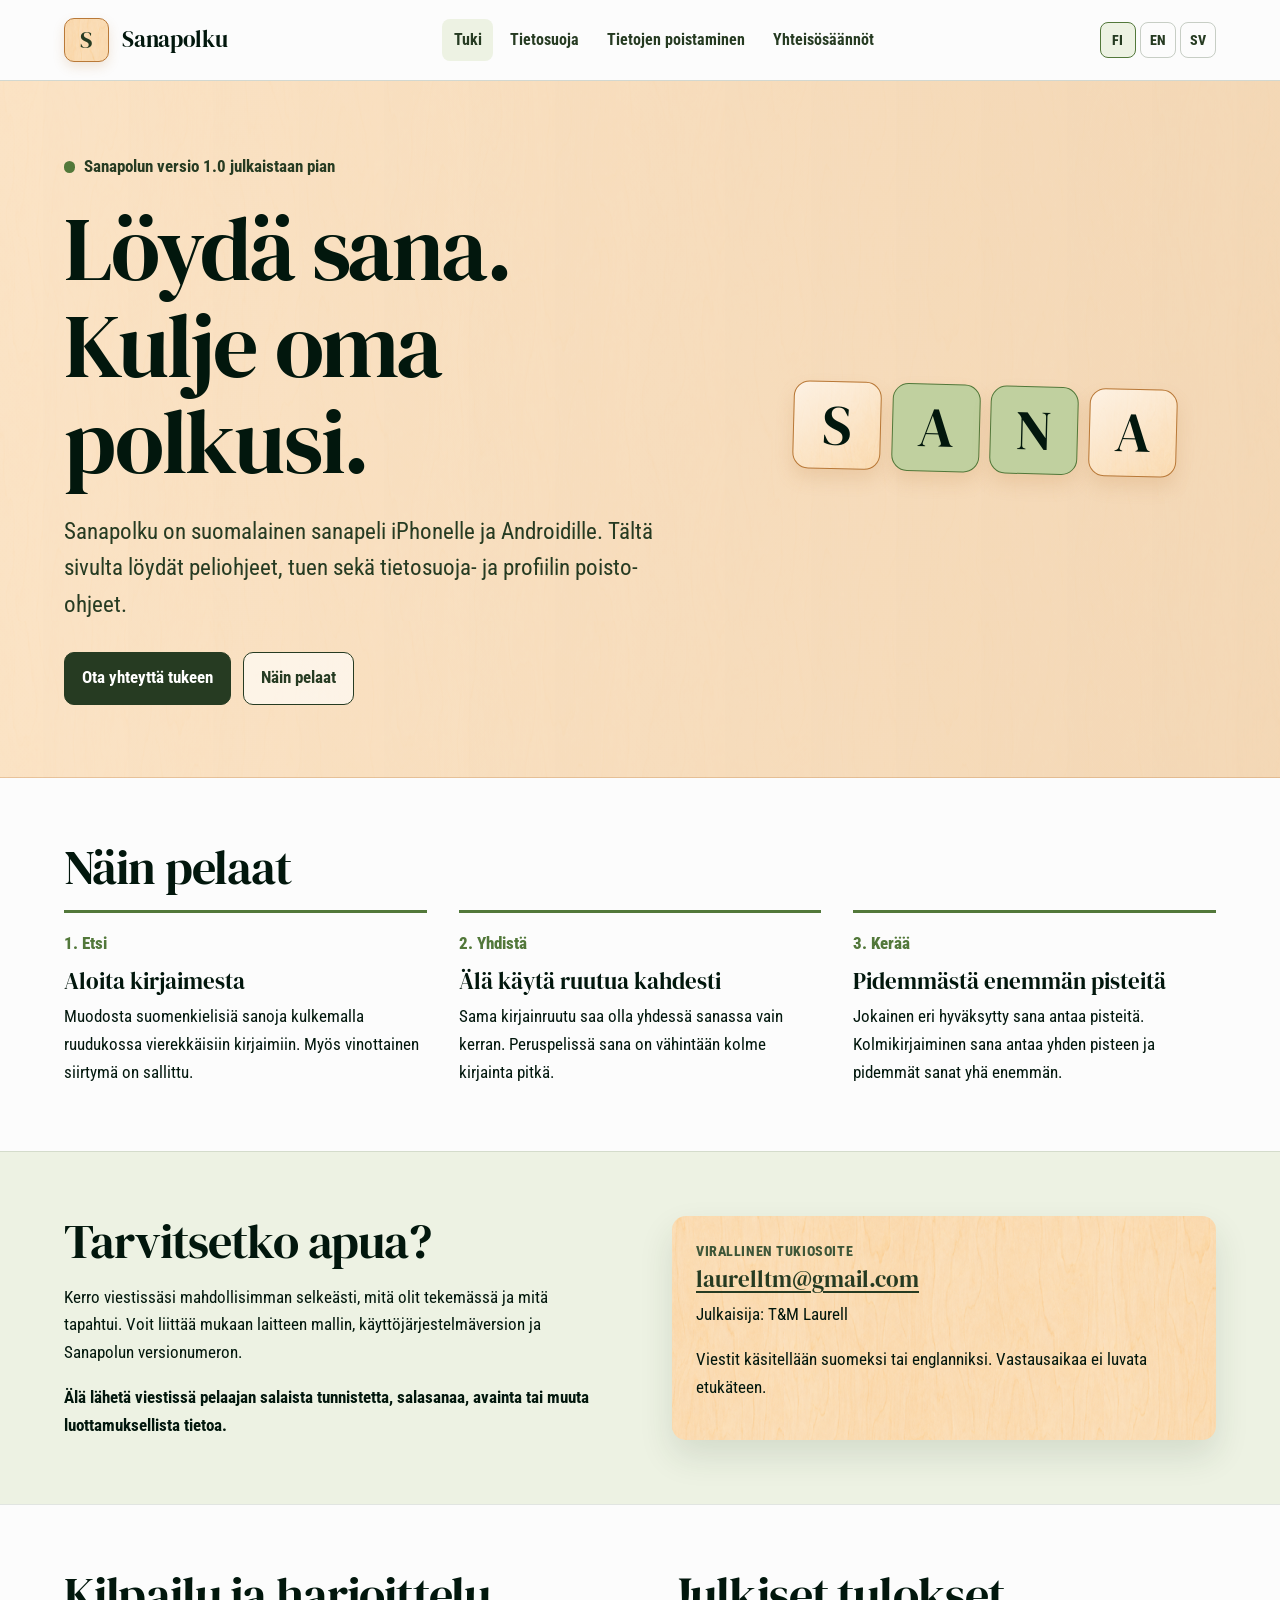
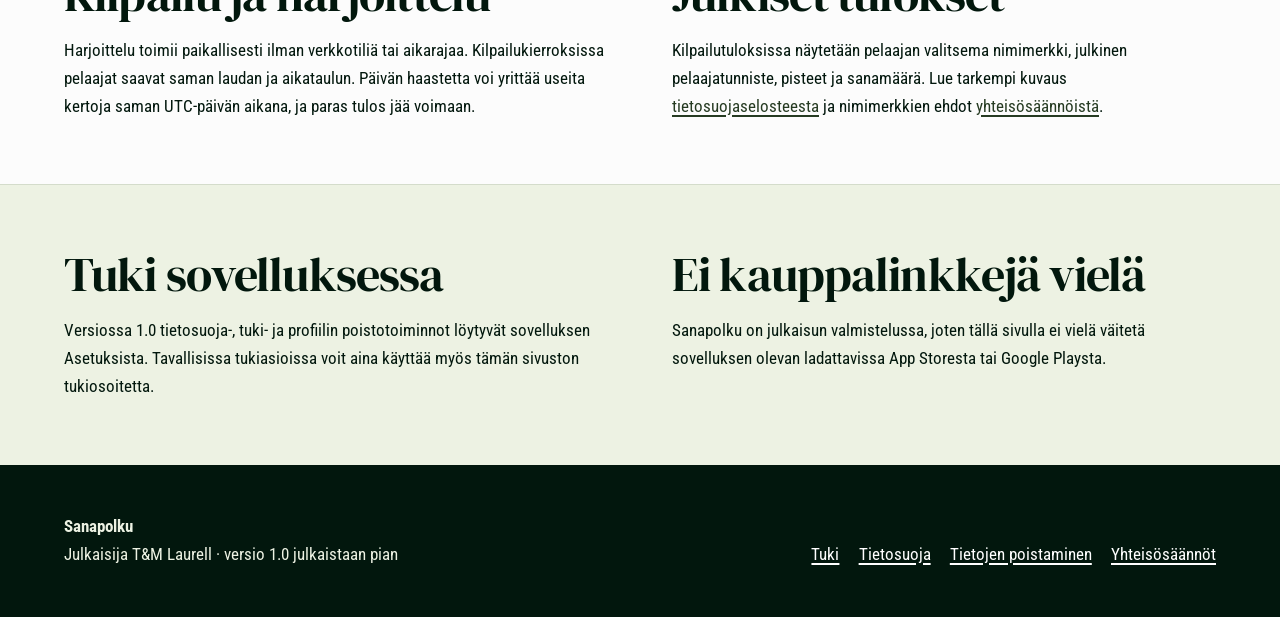
<file: index.html>
<!doctype html>
<html lang="fi">
  <head>
    <meta charset="utf-8">
    <meta name="viewport" content="width=device-width, initial-scale=1">
    <meta name="description" content="Sanapolku-sanapelin tuki, peliohjeet ja yhteystiedot.">
    <title>Sanapolku – tuki ja ohjeet</title>
    <link rel="stylesheet" href="styles.css">
    <link rel="alternate" hreflang="fi" href="index.html">
    <link rel="alternate" hreflang="en" href="en/index.html">
    <link rel="alternate" hreflang="sv" href="sv/index.html">
  </head>
  <body>
    <a class="skip-link" href="#main">Siirry sisältöön</a>
    <header class="site-header">
      <div class="header-inner">
        <a class="brand" href="index.html" aria-label="Sanapolku, etusivu">
          <span class="brand-mark" aria-hidden="true">S</span>
          <span class="brand-name">Sanapolku</span>
        </a>
        <nav class="site-nav" aria-label="Päävalikko">
          <ul>
            <li><a href="index.html" aria-current="page">Tuki</a></li>
            <li><a href="privacy.html">Tietosuoja</a></li>
            <li><a href="delete-account.html">Tietojen poistaminen</a></li>
            <li><a href="community.html">Yhteisösäännöt</a></li>
          </ul>
        </nav>
        <nav class="language-nav" aria-label="Kieli">
          <a href="index.html" lang="fi" hreflang="fi" aria-current="true">FI</a>
          <a href="en/index.html" lang="en" hreflang="en">EN</a>
          <a href="sv/index.html" lang="sv" hreflang="sv">SV</a>
        </nav>
      </div>
    </header>

    <main id="main">
      <section class="hero">
        <div class="hero-inner">
          <div class="hero-copy">
            <p class="status-note">Sanapolun versio 1.0 julkaistaan pian</p>
            <h1>Löydä sana. Kulje oma polkusi.</h1>
            <p class="lead">Sanapolku on suomalainen sanapeli iPhonelle ja Androidille. Tältä sivulta löydät peliohjeet, tuen sekä tietosuoja- ja profiilin poisto-ohjeet.</p>
            <div class="button-row">
              <a class="button" href="mailto:laurelltm@gmail.com?subject=Sanapolku%20-%20tukipyynt%C3%B6">Ota yhteyttä tukeen</a>
              <a class="button secondary" href="#pelaaminen">Näin pelaat</a>
            </div>
          </div>
          <div class="letter-board" role="img" aria-label="Sana muodostuu kirjaimista S, A, N ja A">
            <span>S</span><span>A</span><span>N</span><span>A</span>
          </div>
        </div>
      </section>

      <section class="content-section" id="pelaaminen">
        <div class="section-inner">
          <h2>Näin pelaat</h2>
          <div class="steps">
            <article class="step">
              <span class="step-label">1. Etsi</span>
              <h3>Aloita kirjaimesta</h3>
              <p>Muodosta suomenkielisiä sanoja kulkemalla ruudukossa vierekkäisiin kirjaimiin. Myös vinottainen siirtymä on sallittu.</p>
            </article>
            <article class="step">
              <span class="step-label">2. Yhdistä</span>
              <h3>Älä käytä ruutua kahdesti</h3>
              <p>Sama kirjainruutu saa olla yhdessä sanassa vain kerran. Peruspelissä sana on vähintään kolme kirjainta pitkä.</p>
            </article>
            <article class="step">
              <span class="step-label">3. Kerää</span>
              <h3>Pidemmästä enemmän pisteitä</h3>
              <p>Jokainen eri hyväksytty sana antaa pisteitä. Kolmikirjaiminen sana antaa yhden pisteen ja pidemmät sanat yhä enemmän.</p>
            </article>
          </div>
        </div>
      </section>

      <section class="content-section sage">
        <div class="section-inner two-column">
          <div class="reading">
            <h2>Tarvitsetko apua?</h2>
            <p>Kerro viestissäsi mahdollisimman selkeästi, mitä olit tekemässä ja mitä tapahtui. Voit liittää mukaan laitteen mallin, käyttöjärjestelmäversion ja Sanapolun versionumeron.</p>
            <p><strong>Älä lähetä viestissä pelaajan salaista tunnistetta, salasanaa, avainta tai muuta luottamuksellista tietoa.</strong></p>
          </div>
          <aside class="info-panel important" aria-label="Sanapolun yhteystiedot">
            <span class="fact-label">Virallinen tukiosoite</span>
            <h3><a href="mailto:laurelltm@gmail.com">laurelltm@gmail.com</a></h3>
            <p>Julkaisija: T&amp;M Laurell</p>
            <p>Viestit käsitellään suomeksi tai englanniksi. Vastausaikaa ei luvata etukäteen.</p>
          </aside>
        </div>
      </section>

      <section class="content-section">
        <div class="section-inner two-column">
          <div class="reading">
            <h2>Kilpailu ja harjoittelu</h2>
            <p>Harjoittelu toimii paikallisesti ilman verkkotiliä tai aikarajaa. Kilpailukierroksissa pelaajat saavat saman laudan ja aikataulun. Päivän haastetta voi yrittää useita kertoja saman UTC-päivän aikana, ja paras tulos jää voimaan.</p>
          </div>
          <div class="reading">
            <h2>Julkiset tulokset</h2>
            <p>Kilpailutuloksissa näytetään pelaajan valitsema nimimerkki, julkinen pelaajatunniste, pisteet ja sanamäärä. Lue tarkempi kuvaus <a href="privacy.html">tietosuojaselosteesta</a> ja nimimerkkien ehdot <a href="community.html">yhteisösäännöistä</a>.</p>
          </div>
        </div>
      </section>

      <section class="content-section sage">
        <div class="section-inner two-column">
          <div class="reading">
            <h2>Tuki sovelluksessa</h2>
            <p>Versiossa 1.0 tietosuoja-, tuki- ja profiilin poistotoiminnot löytyvät sovelluksen Asetuksista. Tavallisissa tukiasioissa voit aina käyttää myös tämän sivuston tukiosoitetta.</p>
          </div>
          <div class="reading">
            <h2>Ei kauppalinkkejä vielä</h2>
            <p>Sanapolku on julkaisun valmistelussa, joten tällä sivulla ei vielä väitetä sovelluksen olevan ladattavissa App Storesta tai Google Playsta.</p>
          </div>
        </div>
      </section>
    </main>

    <footer class="site-footer">
      <div class="footer-inner">
        <div>
          <strong>Sanapolku</strong><br>
          <span>Julkaisija T&amp;M Laurell · versio 1.0 julkaistaan pian</span>
        </div>
        <ul class="footer-links">
          <li><a href="mailto:laurelltm@gmail.com">Tuki</a></li>
          <li><a href="privacy.html">Tietosuoja</a></li>
          <li><a href="delete-account.html">Tietojen poistaminen</a></li>
          <li><a href="community.html">Yhteisösäännöt</a></li>
        </ul>
      </div>
    </footer>
  </body>
</html>
</file>
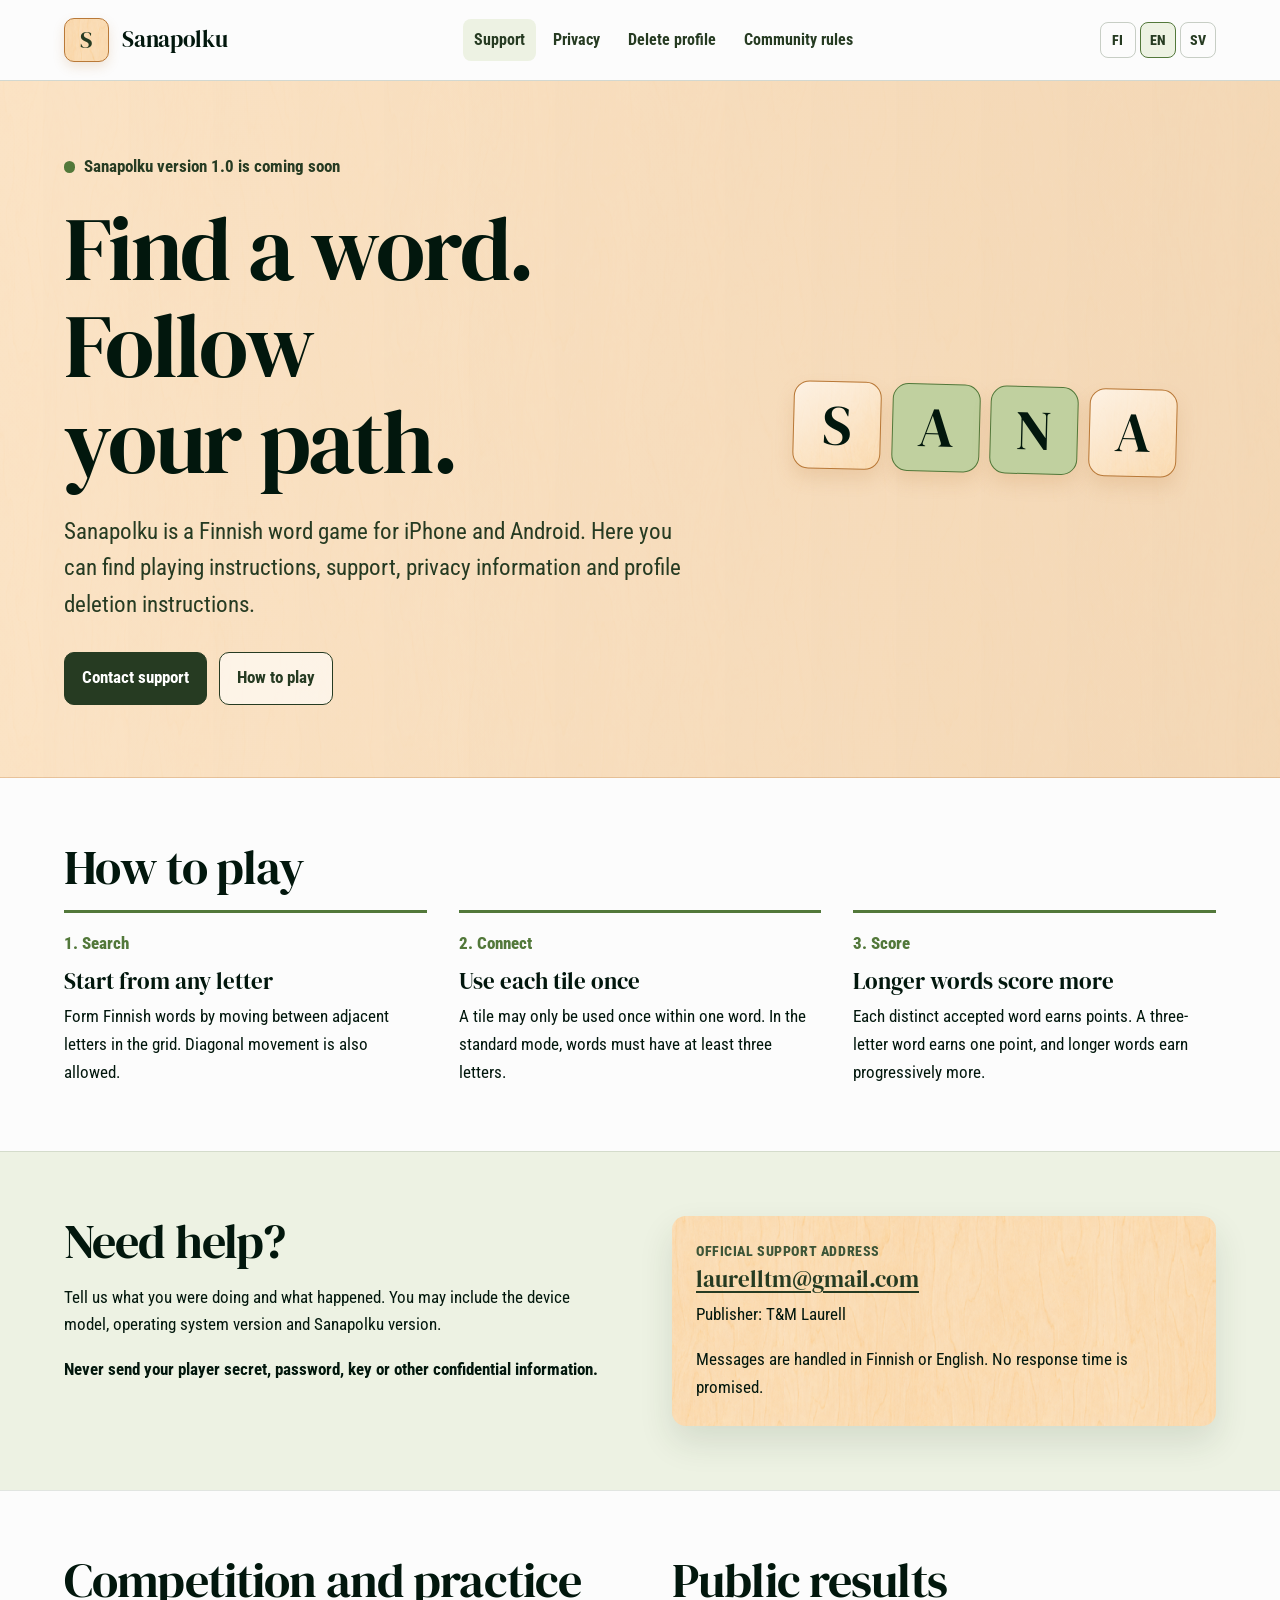
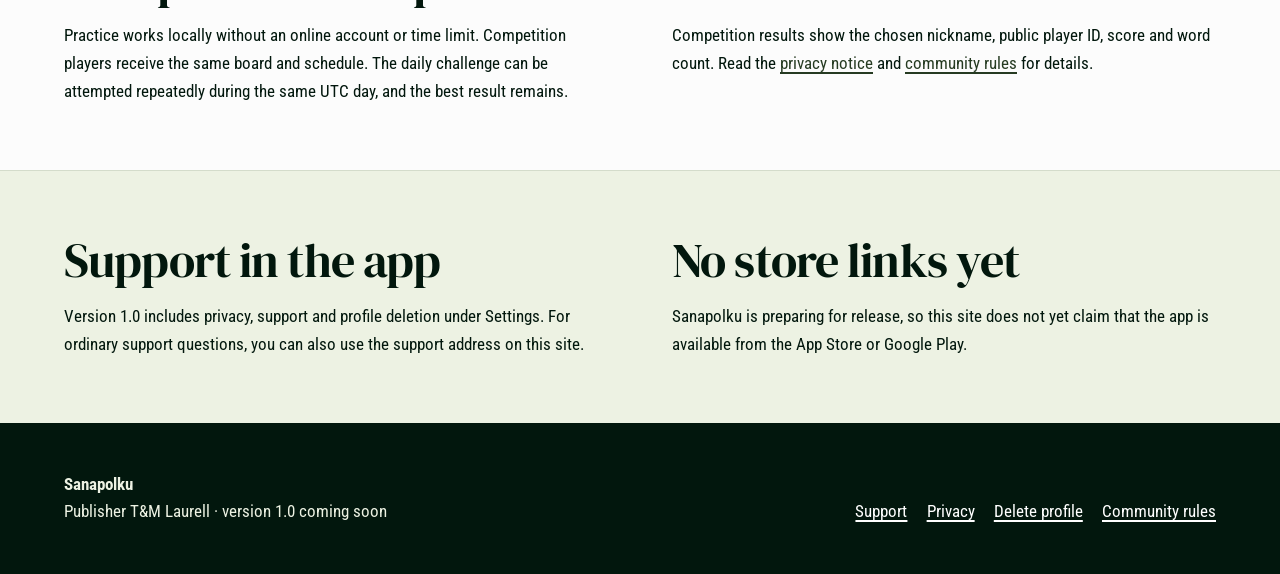
<file: en/index.html>
<!doctype html>
<html lang="en">
  <head>
    <meta charset="utf-8">
    <meta name="viewport" content="width=device-width, initial-scale=1">
    <meta name="description" content="Support, playing instructions and contact information for the Sanapolku word game.">
    <title>Sanapolku – support and instructions</title>
    <link rel="stylesheet" href="../styles.css">
    <link rel="alternate" hreflang="fi" href="../index.html">
    <link rel="alternate" hreflang="en" href="index.html">
    <link rel="alternate" hreflang="sv" href="../sv/index.html">
  </head>
  <body>
    <a class="skip-link" href="#main">Skip to content</a>
    <header class="site-header">
      <div class="header-inner">
        <a class="brand" href="index.html" aria-label="Sanapolku home"><span class="brand-mark" aria-hidden="true">S</span><span class="brand-name">Sanapolku</span></a>
        <nav class="site-nav" aria-label="Main navigation"><ul>
          <li><a href="index.html" aria-current="page">Support</a></li>
          <li><a href="privacy.html">Privacy</a></li>
          <li><a href="delete-account.html">Delete profile</a></li>
          <li><a href="community.html">Community rules</a></li>
        </ul></nav>
        <nav class="language-nav" aria-label="Language">
          <a href="../index.html" lang="fi" hreflang="fi">FI</a><a href="index.html" lang="en" hreflang="en" aria-current="true">EN</a><a href="../sv/index.html" lang="sv" hreflang="sv">SV</a>
        </nav>
      </div>
    </header>
    <main id="main">
      <section class="hero"><div class="hero-inner">
        <div class="hero-copy">
          <p class="status-note">Sanapolku version 1.0 is coming soon</p>
          <h1>Find a word. Follow your path.</h1>
          <p class="lead">Sanapolku is a Finnish word game for iPhone and Android. Here you can find playing instructions, support, privacy information and profile deletion instructions.</p>
          <div class="button-row"><a class="button" href="mailto:laurelltm@gmail.com?subject=Sanapolku%20support">Contact support</a><a class="button secondary" href="#playing">How to play</a></div>
        </div>
        <div class="letter-board" role="img" aria-label="The word SANA formed from four letter tiles"><span>S</span><span>A</span><span>N</span><span>A</span></div>
      </div></section>
      <section class="content-section" id="playing"><div class="section-inner">
        <h2>How to play</h2>
        <div class="steps">
          <article class="step"><span class="step-label">1. Search</span><h3>Start from any letter</h3><p>Form Finnish words by moving between adjacent letters in the grid. Diagonal movement is also allowed.</p></article>
          <article class="step"><span class="step-label">2. Connect</span><h3>Use each tile once</h3><p>A tile may only be used once within one word. In the standard mode, words must have at least three letters.</p></article>
          <article class="step"><span class="step-label">3. Score</span><h3>Longer words score more</h3><p>Each distinct accepted word earns points. A three-letter word earns one point, and longer words earn progressively more.</p></article>
        </div>
      </div></section>
      <section class="content-section sage"><div class="section-inner two-column">
        <div class="reading"><h2>Need help?</h2><p>Tell us what you were doing and what happened. You may include the device model, operating system version and Sanapolku version.</p><p><strong>Never send your player secret, password, key or other confidential information.</strong></p></div>
        <aside class="info-panel important" aria-label="Sanapolku contact information"><span class="fact-label">Official support address</span><h3><a href="mailto:laurelltm@gmail.com">laurelltm@gmail.com</a></h3><p>Publisher: T&amp;M Laurell</p><p>Messages are handled in Finnish or English. No response time is promised.</p></aside>
      </div></section>
      <section class="content-section"><div class="section-inner two-column">
        <div class="reading"><h2>Competition and practice</h2><p>Practice works locally without an online account or time limit. Competition players receive the same board and schedule. The daily challenge can be attempted repeatedly during the same UTC day, and the best result remains.</p></div>
        <div class="reading"><h2>Public results</h2><p>Competition results show the chosen nickname, public player ID, score and word count. Read the <a href="privacy.html">privacy notice</a> and <a href="community.html">community rules</a> for details.</p></div>
      </div></section>
      <section class="content-section sage"><div class="section-inner two-column">
        <div class="reading"><h2>Support in the app</h2><p>Version 1.0 includes privacy, support and profile deletion under Settings. For ordinary support questions, you can also use the support address on this site.</p></div>
        <div class="reading"><h2>No store links yet</h2><p>Sanapolku is preparing for release, so this site does not yet claim that the app is available from the App Store or Google Play.</p></div>
      </div></section>
    </main>
    <footer class="site-footer"><div class="footer-inner"><div><strong>Sanapolku</strong><br><span>Publisher T&amp;M Laurell · version 1.0 coming soon</span></div><ul class="footer-links"><li><a href="mailto:laurelltm@gmail.com">Support</a></li><li><a href="privacy.html">Privacy</a></li><li><a href="delete-account.html">Delete profile</a></li><li><a href="community.html">Community rules</a></li></ul></div></footer>
  </body>
</html>
</file>
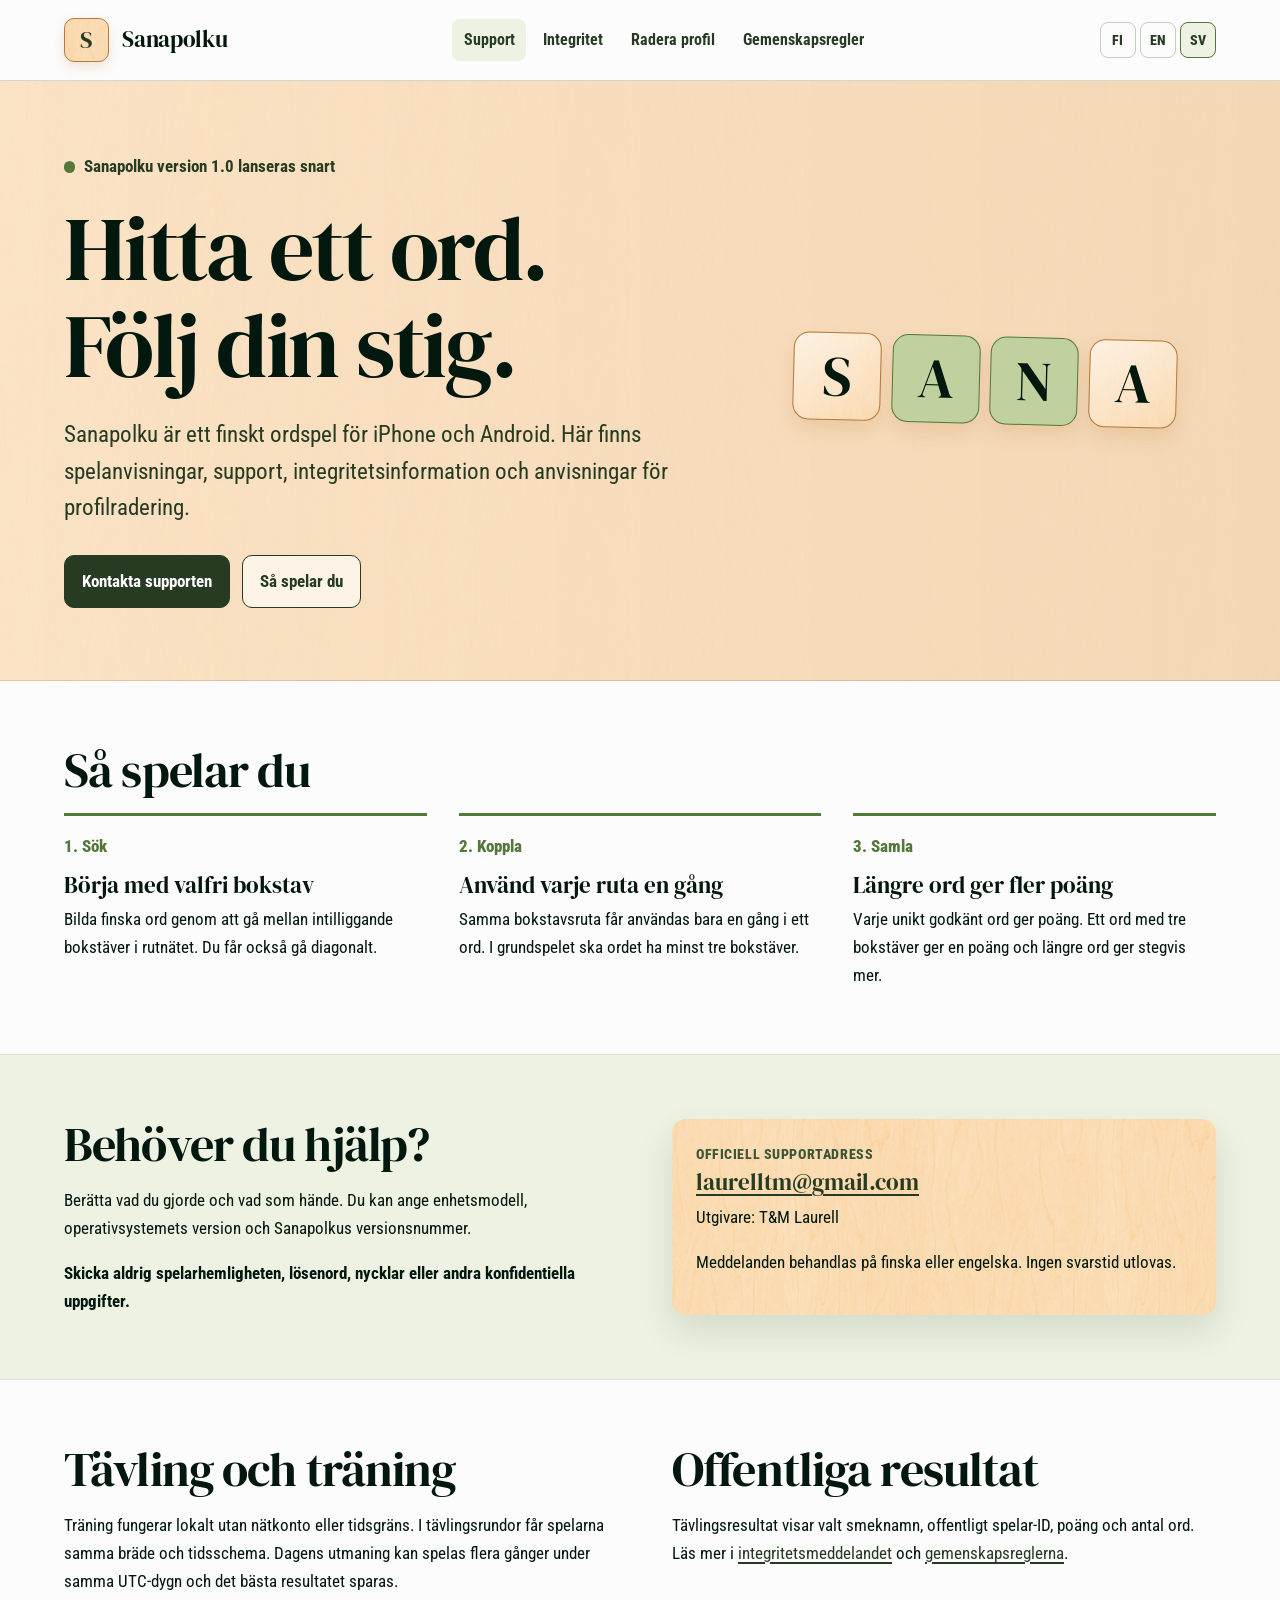
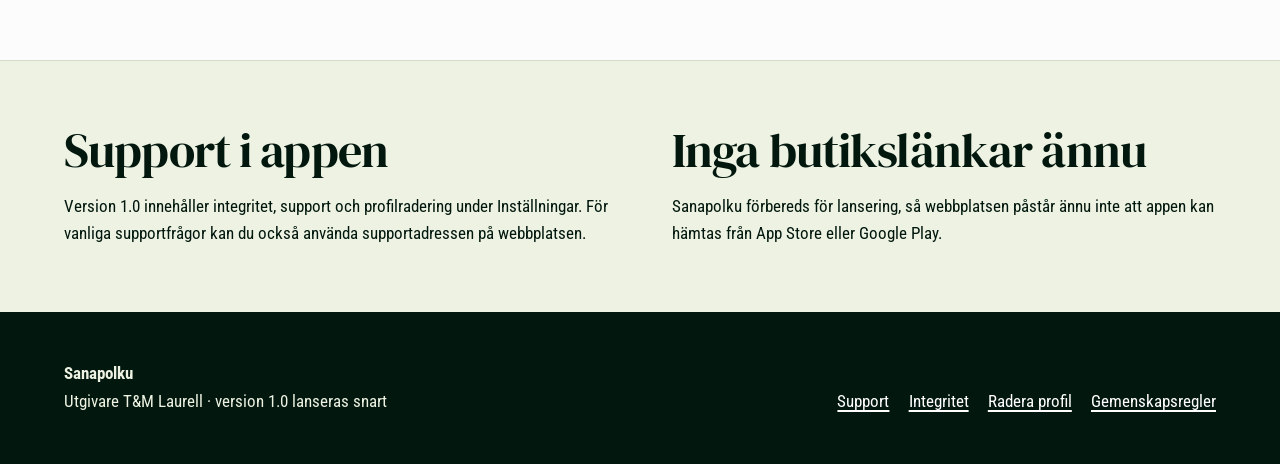
<file: sv/index.html>
<!doctype html>
<html lang="sv">
  <head>
    <meta charset="utf-8">
    <meta name="viewport" content="width=device-width, initial-scale=1">
    <meta name="description" content="Support, spelanvisningar och kontaktuppgifter för ordspelet Sanapolku.">
    <title>Sanapolku – support och anvisningar</title>
    <link rel="stylesheet" href="../styles.css">
    <link rel="alternate" hreflang="fi" href="../index.html"><link rel="alternate" hreflang="en" href="../en/index.html"><link rel="alternate" hreflang="sv" href="index.html">
  </head>
  <body>
    <a class="skip-link" href="#main">Hoppa till innehållet</a>
    <header class="site-header"><div class="header-inner">
      <a class="brand" href="index.html" aria-label="Sanapolku startsida"><span class="brand-mark" aria-hidden="true">S</span><span class="brand-name">Sanapolku</span></a>
      <nav class="site-nav" aria-label="Huvudmeny"><ul><li><a href="index.html" aria-current="page">Support</a></li><li><a href="privacy.html">Integritet</a></li><li><a href="delete-account.html">Radera profil</a></li><li><a href="community.html">Gemenskapsregler</a></li></ul></nav>
      <nav class="language-nav" aria-label="Språk"><a href="../index.html" lang="fi" hreflang="fi">FI</a><a href="../en/index.html" lang="en" hreflang="en">EN</a><a href="index.html" lang="sv" hreflang="sv" aria-current="true">SV</a></nav>
    </div></header>
    <main id="main">
      <section class="hero"><div class="hero-inner"><div class="hero-copy">
        <p class="status-note">Sanapolku version 1.0 lanseras snart</p><h1>Hitta ett ord. Följ din stig.</h1><p class="lead">Sanapolku är ett finskt ordspel för iPhone och Android. Här finns spelanvisningar, support, integritetsinformation och anvisningar för profilradering.</p><div class="button-row"><a class="button" href="mailto:laurelltm@gmail.com?subject=Sanapolku%20support">Kontakta supporten</a><a class="button secondary" href="#spela">Så spelar du</a></div>
      </div><div class="letter-board" role="img" aria-label="Ordet SANA bildat av fyra bokstavsbrickor"><span>S</span><span>A</span><span>N</span><span>A</span></div></div></section>
      <section class="content-section" id="spela"><div class="section-inner"><h2>Så spelar du</h2><div class="steps">
        <article class="step"><span class="step-label">1. Sök</span><h3>Börja med valfri bokstav</h3><p>Bilda finska ord genom att gå mellan intilliggande bokstäver i rutnätet. Du får också gå diagonalt.</p></article>
        <article class="step"><span class="step-label">2. Koppla</span><h3>Använd varje ruta en gång</h3><p>Samma bokstavsruta får användas bara en gång i ett ord. I grundspelet ska ordet ha minst tre bokstäver.</p></article>
        <article class="step"><span class="step-label">3. Samla</span><h3>Längre ord ger fler poäng</h3><p>Varje unikt godkänt ord ger poäng. Ett ord med tre bokstäver ger en poäng och längre ord ger stegvis mer.</p></article>
      </div></div></section>
      <section class="content-section sage"><div class="section-inner two-column"><div class="reading"><h2>Behöver du hjälp?</h2><p>Berätta vad du gjorde och vad som hände. Du kan ange enhetsmodell, operativsystemets version och Sanapolkus versionsnummer.</p><p><strong>Skicka aldrig spelarhemligheten, lösenord, nycklar eller andra konfidentiella uppgifter.</strong></p></div><aside class="info-panel important" aria-label="Sanapolkus kontaktuppgifter"><span class="fact-label">Officiell supportadress</span><h3><a href="mailto:laurelltm@gmail.com">laurelltm@gmail.com</a></h3><p>Utgivare: T&amp;M Laurell</p><p>Meddelanden behandlas på finska eller engelska. Ingen svarstid utlovas.</p></aside></div></section>
      <section class="content-section"><div class="section-inner two-column"><div class="reading"><h2>Tävling och träning</h2><p>Träning fungerar lokalt utan nätkonto eller tidsgräns. I tävlingsrundor får spelarna samma bräde och tidsschema. Dagens utmaning kan spelas flera gånger under samma UTC-dygn och det bästa resultatet sparas.</p></div><div class="reading"><h2>Offentliga resultat</h2><p>Tävlingsresultat visar valt smeknamn, offentligt spelar-ID, poäng och antal ord. Läs mer i <a href="privacy.html">integritetsmeddelandet</a> och <a href="community.html">gemenskapsreglerna</a>.</p></div></div></section>
      <section class="content-section sage"><div class="section-inner two-column"><div class="reading"><h2>Support i appen</h2><p>Version 1.0 innehåller integritet, support och profilradering under Inställningar. För vanliga supportfrågor kan du också använda supportadressen på webbplatsen.</p></div><div class="reading"><h2>Inga butiks­länkar ännu</h2><p>Sanapolku förbereds för lansering, så webbplatsen påstår ännu inte att appen kan hämtas från App Store eller Google Play.</p></div></div></section>
    </main>
    <footer class="site-footer"><div class="footer-inner"><div><strong>Sanapolku</strong><br><span>Utgivare T&amp;M Laurell · version 1.0 lanseras snart</span></div><ul class="footer-links"><li><a href="mailto:laurelltm@gmail.com">Support</a></li><li><a href="privacy.html">Integritet</a></li><li><a href="delete-account.html">Radera profil</a></li><li><a href="community.html">Gemenskapsregler</a></li></ul></div></footer>
  </body>
</html>
</file>
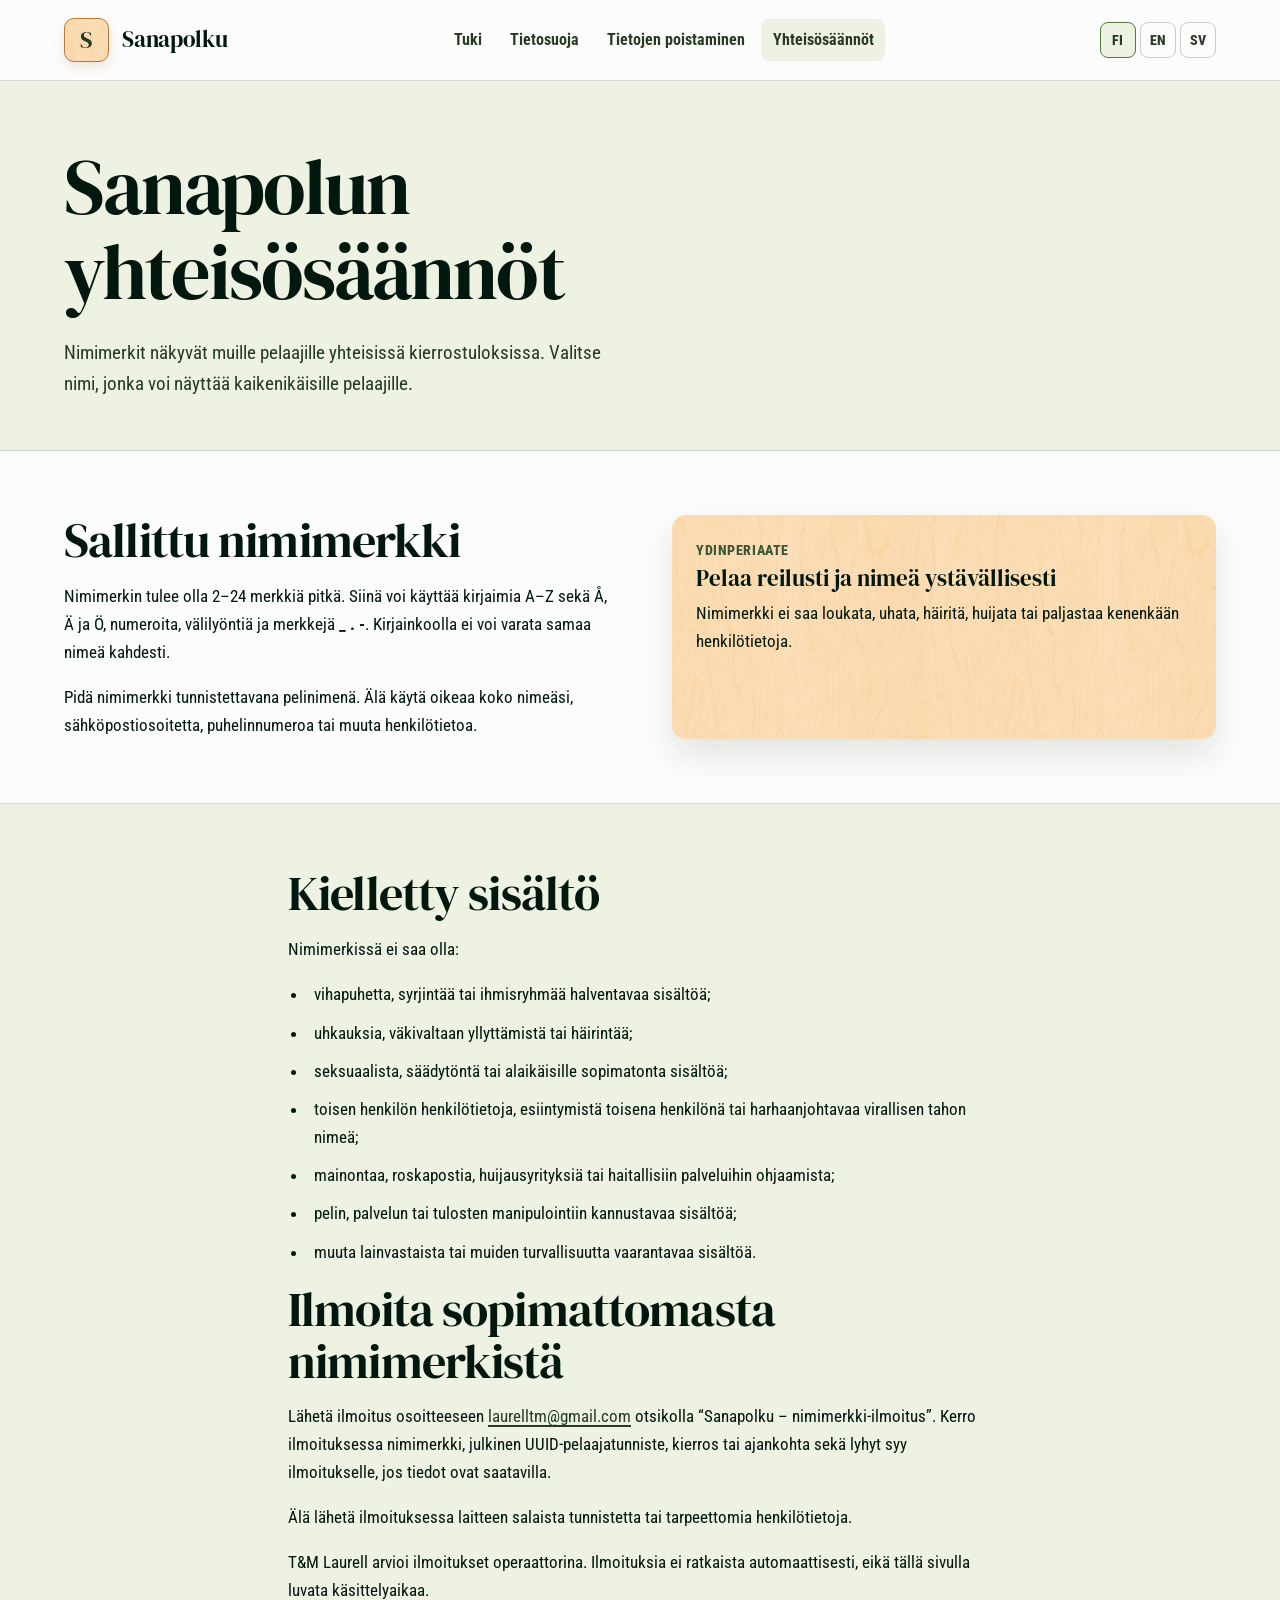
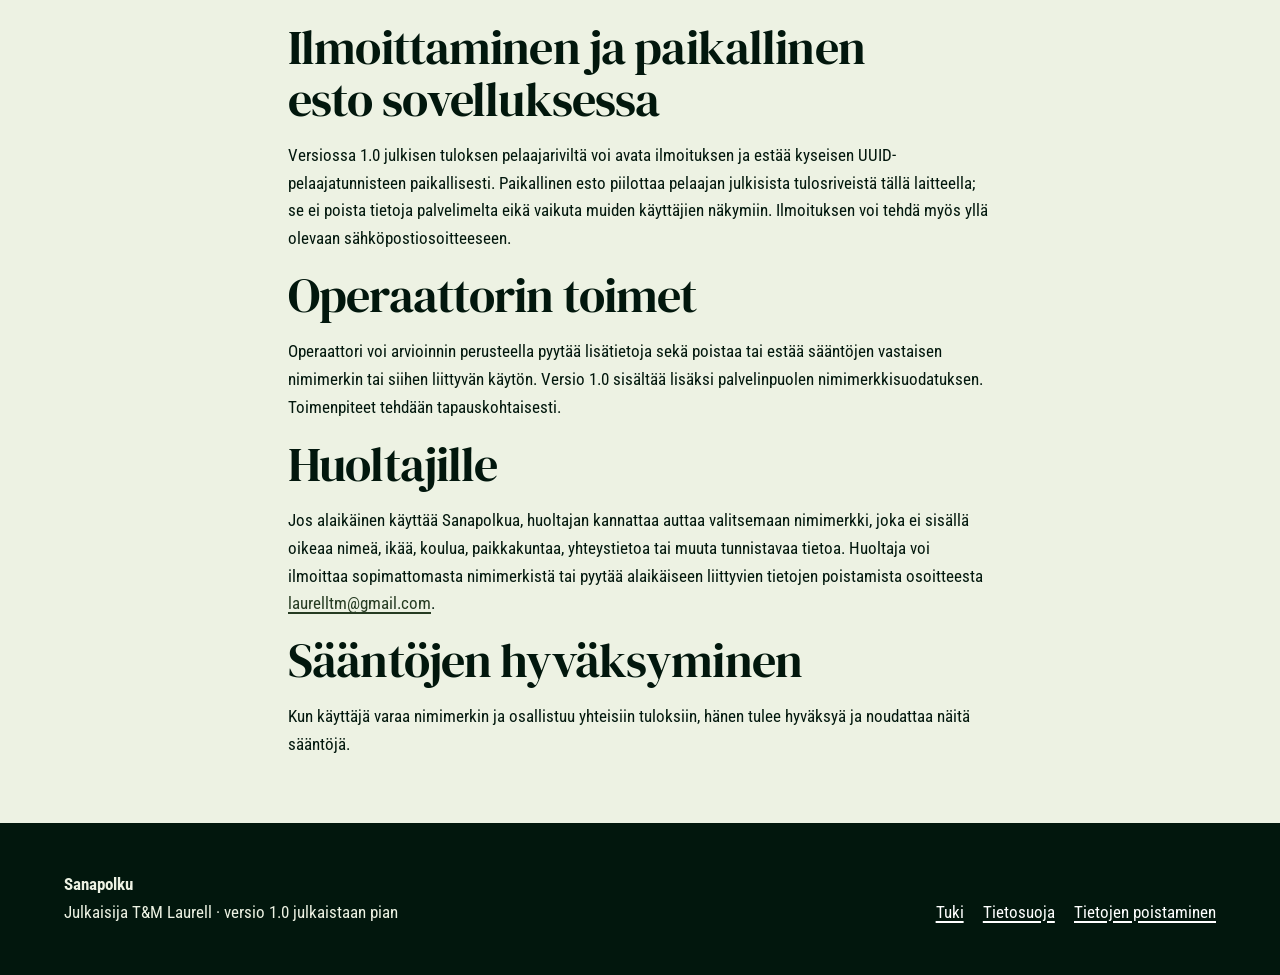
<file: community.html>
<!doctype html>
<html lang="fi">
  <head>
    <meta charset="utf-8">
    <meta name="viewport" content="width=device-width, initial-scale=1">
    <meta name="description" content="Sanapolun nimimerkkejä ja yhteisiä tuloksia koskevat yhteisösäännöt.">
    <title>Yhteisösäännöt – Sanapolku</title>
    <link rel="stylesheet" href="styles.css">
    <link rel="alternate" hreflang="fi" href="community.html">
    <link rel="alternate" hreflang="en" href="en/community.html">
    <link rel="alternate" hreflang="sv" href="sv/community.html">
  </head>
  <body>
    <a class="skip-link" href="#main">Siirry sisältöön</a>
    <header class="site-header">
      <div class="header-inner">
        <a class="brand" href="index.html" aria-label="Sanapolku, etusivu">
          <span class="brand-mark" aria-hidden="true">S</span>
          <span class="brand-name">Sanapolku</span>
        </a>
        <nav class="site-nav" aria-label="Päävalikko">
          <ul>
            <li><a href="index.html">Tuki</a></li>
            <li><a href="privacy.html">Tietosuoja</a></li>
            <li><a href="delete-account.html">Tietojen poistaminen</a></li>
            <li><a href="community.html" aria-current="page">Yhteisösäännöt</a></li>
          </ul>
        </nav>
        <nav class="language-nav" aria-label="Kieli">
          <a href="community.html" lang="fi" hreflang="fi" aria-current="true">FI</a>
          <a href="en/community.html" lang="en" hreflang="en">EN</a>
          <a href="sv/community.html" lang="sv" hreflang="sv">SV</a>
        </nav>
      </div>
    </header>

    <main id="main">
      <header class="page-title">
        <div class="section-inner">
          <h1>Sanapolun yhteisösäännöt</h1>
          <p>Nimimerkit näkyvät muille pelaajille yhteisissä kierrostuloksissa. Valitse nimi, jonka voi näyttää kaikenikäisille pelaajille.</p>
        </div>
      </header>

      <section class="content-section">
        <div class="section-inner two-column">
          <div class="reading">
            <h2>Sallittu nimimerkki</h2>
            <p>Nimimerkin tulee olla 2–24 merkkiä pitkä. Siinä voi käyttää kirjaimia A–Z sekä Å, Ä ja Ö, numeroita, välilyöntiä ja merkkejä <strong>_ . -</strong>. Kirjainkoolla ei voi varata samaa nimeä kahdesti.</p>
            <p>Pidä nimimerkki tunnistettavana pelinimenä. Älä käytä oikeaa koko nimeäsi, sähköpostiosoitetta, puhelinnumeroa tai muuta henkilötietoa.</p>
          </div>
          <aside class="info-panel important">
            <span class="fact-label">Ydinperiaate</span>
            <h3>Pelaa reilusti ja nimeä ystävällisesti</h3>
            <p>Nimimerkki ei saa loukata, uhata, häiritä, huijata tai paljastaa kenenkään henkilötietoja.</p>
          </aside>
        </div>
      </section>

      <section class="content-section sage">
        <div class="section-inner reading">
          <h2>Kielletty sisältö</h2>
          <p>Nimimerkissä ei saa olla:</p>
          <ul class="plain-list">
            <li>vihapuhetta, syrjintää tai ihmisryhmää halventavaa sisältöä;</li>
            <li>uhkauksia, väkivaltaan yllyttämistä tai häirintää;</li>
            <li>seksuaalista, säädytöntä tai alaikäisille sopimatonta sisältöä;</li>
            <li>toisen henkilön henkilötietoja, esiintymistä toisena henkilönä tai harhaanjohtavaa virallisen tahon nimeä;</li>
            <li>mainontaa, roskapostia, huijausyrityksiä tai haitallisiin palveluihin ohjaamista;</li>
            <li>pelin, palvelun tai tulosten manipulointiin kannustavaa sisältöä;</li>
            <li>muuta lainvastaista tai muiden turvallisuutta vaarantavaa sisältöä.</li>
          </ul>

          <h2>Ilmoita sopimattomasta nimimerkistä</h2>
          <p>Lähetä ilmoitus osoitteeseen <a href="mailto:laurelltm@gmail.com?subject=Sanapolku%20-%20nimimerkki-ilmoitus">laurelltm@gmail.com</a> otsikolla “Sanapolku – nimimerkki-ilmoitus”. Kerro ilmoituksessa nimimerkki, julkinen UUID-pelaajatunniste, kierros tai ajankohta sekä lyhyt syy ilmoitukselle, jos tiedot ovat saatavilla.</p>
          <p>Älä lähetä ilmoituksessa laitteen salaista tunnistetta tai tarpeettomia henkilötietoja.</p>

          <p>T&amp;M Laurell arvioi ilmoitukset operaattorina. Ilmoituksia ei ratkaista automaattisesti, eikä tällä sivulla luvata käsittelyaikaa.</p>

          <h2>Ilmoittaminen ja paikallinen esto sovelluksessa</h2>
          <p>Versiossa 1.0 julkisen tuloksen pelaajariviltä voi avata ilmoituksen ja estää kyseisen UUID-pelaajatunnisteen paikallisesti. Paikallinen esto piilottaa pelaajan julkisista tulosriveistä tällä laitteella; se ei poista tietoja palvelimelta eikä vaikuta muiden käyttäjien näkymiin. Ilmoituksen voi tehdä myös yllä olevaan sähköpostiosoitteeseen.</p>

          <h2>Operaattorin toimet</h2>
          <p>Operaattori voi arvioinnin perusteella pyytää lisätietoja sekä poistaa tai estää sääntöjen vastaisen nimimerkin tai siihen liittyvän käytön. Versio 1.0 sisältää lisäksi palvelinpuolen nimimerkkisuodatuksen. Toimenpiteet tehdään tapauskohtaisesti.</p>

          <h2>Huoltajille</h2>
          <p>Jos alaikäinen käyttää Sanapolkua, huoltajan kannattaa auttaa valitsemaan nimimerkki, joka ei sisällä oikeaa nimeä, ikää, koulua, paikkakuntaa, yhteystietoa tai muuta tunnistavaa tietoa. Huoltaja voi ilmoittaa sopimattomasta nimimerkistä tai pyytää alaikäiseen liittyvien tietojen poistamista osoitteesta <a href="mailto:laurelltm@gmail.com">laurelltm@gmail.com</a>.</p>

          <h2>Sääntöjen hyväksyminen</h2>
          <p>Kun käyttäjä varaa nimimerkin ja osallistuu yhteisiin tuloksiin, hänen tulee hyväksyä ja noudattaa näitä sääntöjä.</p>
        </div>
      </section>
    </main>

    <footer class="site-footer">
      <div class="footer-inner">
        <div><strong>Sanapolku</strong><br><span>Julkaisija T&amp;M Laurell · versio 1.0 julkaistaan pian</span></div>
        <ul class="footer-links">
          <li><a href="index.html">Tuki</a></li>
          <li><a href="privacy.html">Tietosuoja</a></li>
          <li><a href="delete-account.html">Tietojen poistaminen</a></li>
        </ul>
      </div>
    </footer>
  </body>
</html>
</file>
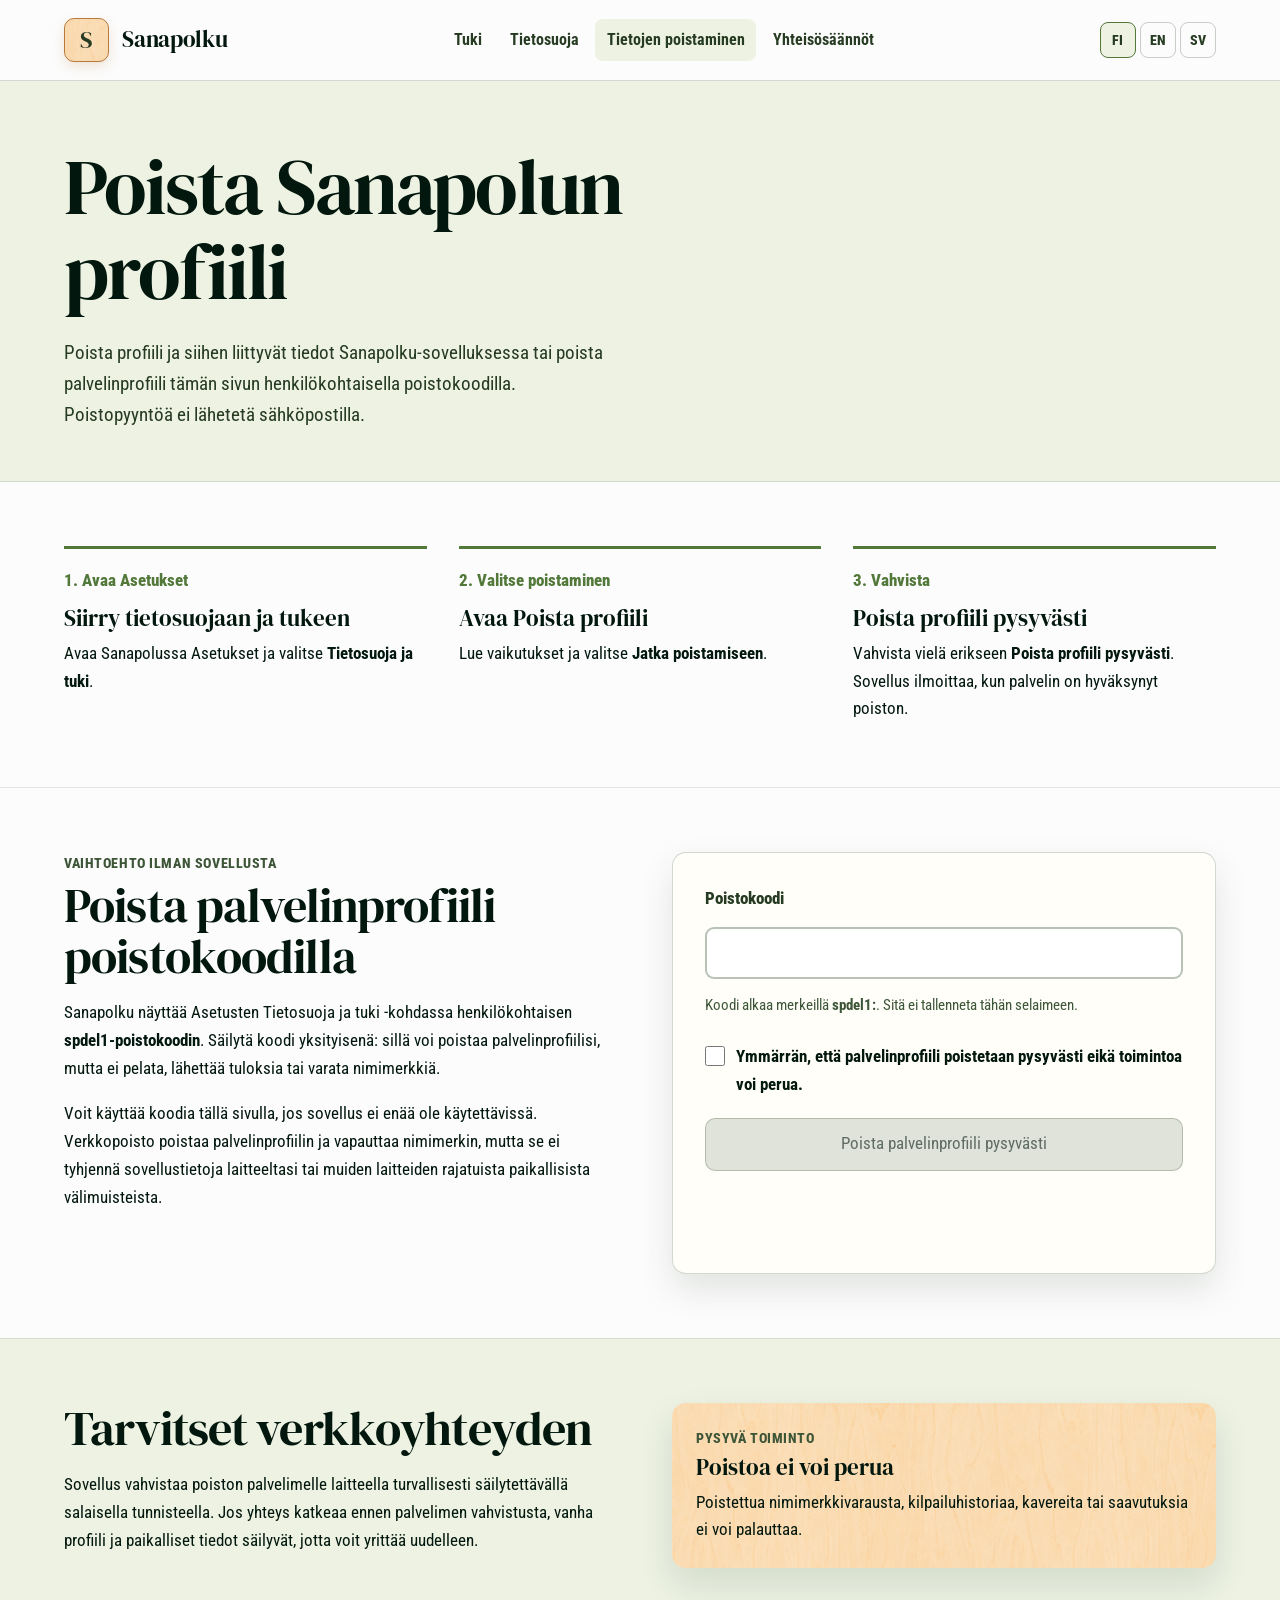
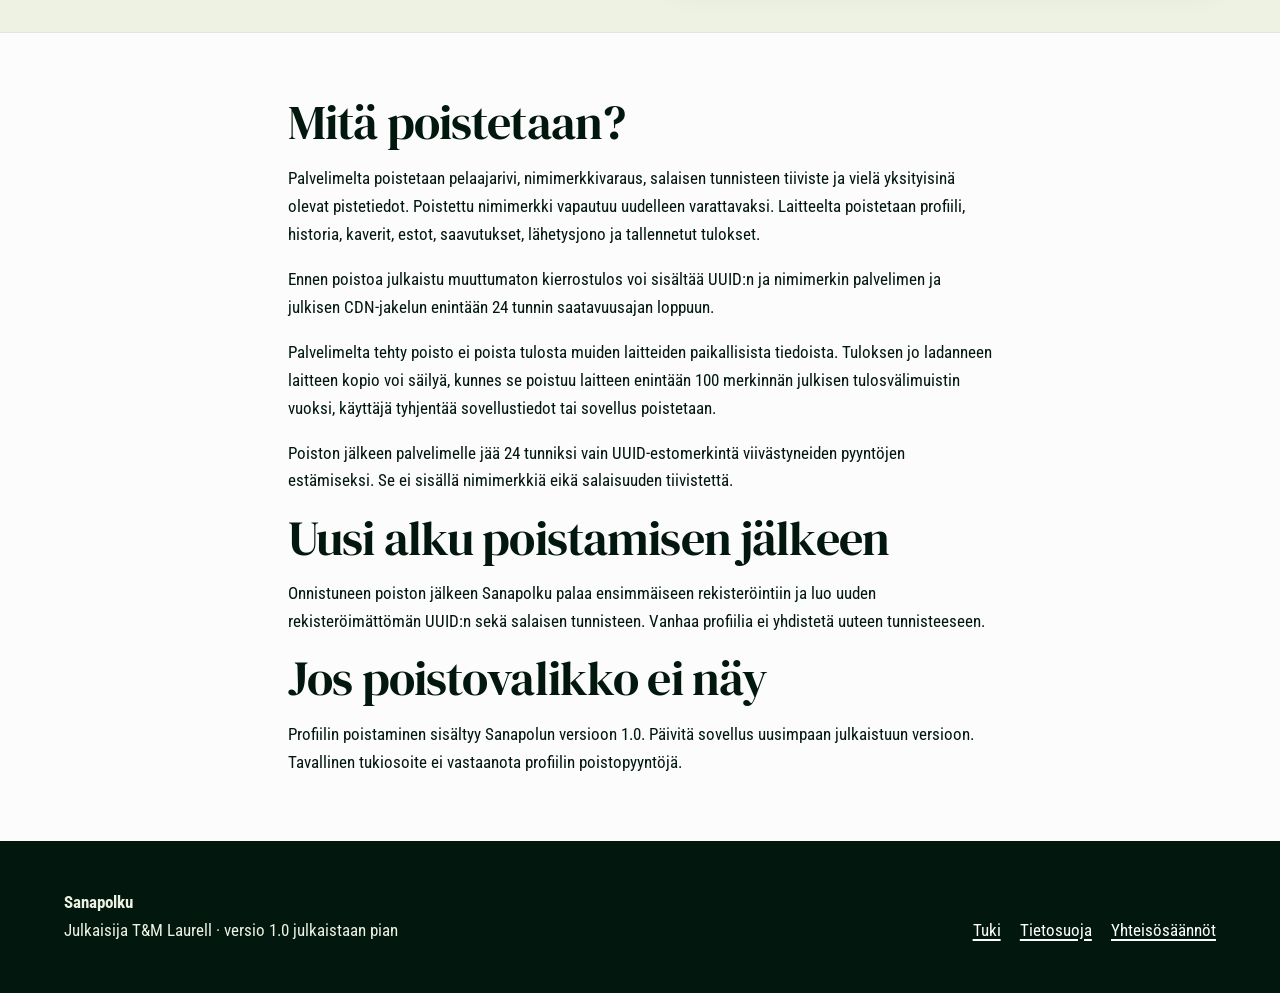
<file: delete-account.html>
<!doctype html>
<html lang="fi">
  <head>
    <meta charset="utf-8">
    <meta name="viewport" content="width=device-width, initial-scale=1">
    <meta http-equiv="Content-Security-Policy" content="default-src 'self'; script-src 'self'; style-src 'self'; font-src 'self'; img-src 'self'; connect-src https://ufjzgusccbigwrdfcpan.supabase.co; base-uri 'none'; form-action 'none'; object-src 'none'">
    <meta name="description" content="Ohje Sanapolun profiilin ja siihen liittyvien tietojen poistamiseen sovelluksessa tai henkilökohtaisella poistokoodilla.">
    <title>Tietojen poistaminen – Sanapolku</title>
    <link rel="stylesheet" href="styles.css">
    <link rel="alternate" hreflang="fi" href="delete-account.html">
    <link rel="alternate" hreflang="en" href="en/delete-account.html">
    <link rel="alternate" hreflang="sv" href="sv/delete-account.html">
    <script defer src="deletion.js"></script>
  </head>
  <body>
    <a class="skip-link" href="#main">Siirry sisältöön</a>
    <header class="site-header">
      <div class="header-inner">
        <a class="brand" href="index.html" aria-label="Sanapolku, etusivu">
          <span class="brand-mark" aria-hidden="true">S</span>
          <span class="brand-name">Sanapolku</span>
        </a>
        <nav class="site-nav" aria-label="Päävalikko">
          <ul>
            <li><a href="index.html">Tuki</a></li>
            <li><a href="privacy.html">Tietosuoja</a></li>
            <li><a href="delete-account.html" aria-current="page">Tietojen poistaminen</a></li>
            <li><a href="community.html">Yhteisösäännöt</a></li>
          </ul>
        </nav>
        <nav class="language-nav" aria-label="Kieli">
          <a href="delete-account.html" lang="fi" hreflang="fi" aria-current="true">FI</a>
          <a href="en/delete-account.html" lang="en" hreflang="en">EN</a>
          <a href="sv/delete-account.html" lang="sv" hreflang="sv">SV</a>
        </nav>
      </div>
    </header>

    <main id="main">
      <header class="page-title">
        <div class="section-inner">
          <h1>Poista Sanapolun profiili</h1>
          <p>Poista profiili ja siihen liittyvät tiedot Sanapolku-sovelluksessa tai poista palvelinprofiili tämän sivun henkilökohtaisella poistokoodilla. Poistopyyntöä ei lähetetä sähköpostilla.</p>
        </div>
      </header>

      <section class="content-section">
        <div class="section-inner">
          <div class="steps">
            <article class="step">
              <span class="step-label">1. Avaa Asetukset</span>
              <h3>Siirry tietosuojaan ja tukeen</h3>
              <p>Avaa Sanapolussa Asetukset ja valitse <strong>Tietosuoja ja tuki</strong>.</p>
            </article>
            <article class="step">
              <span class="step-label">2. Valitse poistaminen</span>
              <h3>Avaa Poista profiili</h3>
              <p>Lue vaikutukset ja valitse <strong>Jatka poistamiseen</strong>.</p>
            </article>
            <article class="step">
              <span class="step-label">3. Vahvista</span>
              <h3>Poista profiili pysyvästi</h3>
              <p>Vahvista vielä erikseen <strong>Poista profiili pysyvästi</strong>. Sovellus ilmoittaa, kun palvelin on hyväksynyt poiston.</p>
            </article>
          </div>
        </div>
      </section>

      <section class="content-section">
        <div class="section-inner two-column deletion-section">
          <div class="reading">
            <span class="fact-label">Vaihtoehto ilman sovellusta</span>
            <h2>Poista palvelinprofiili poistokoodilla</h2>
            <p>Sanapolku näyttää Asetusten Tietosuoja ja tuki -kohdassa henkilökohtaisen <strong>spdel1-poistokoodin</strong>. Säilytä koodi yksityisenä: sillä voi poistaa palvelinprofiilisi, mutta ei pelata, lähettää tuloksia tai varata nimimerkkiä.</p>
            <p>Voit käyttää koodia tällä sivulla, jos sovellus ei enää ole käytettävissä. Verkkopoisto poistaa palvelinprofiilin ja vapauttaa nimimerkin, mutta se ei tyhjennä sovellustietoja laitteeltasi tai muiden laitteiden rajatuista paikallisista välimuisteista.</p>
          </div>
          <form class="deletion-form" autocomplete="off" novalidate data-deletion-form
            data-deletion-invalid="Tarkista poistokoodi. Käytä täsmälleen sovelluksen näyttämää spdel1-koodia."
            data-deletion-busy="Poistetaan…"
            data-deletion-submit="Poista palvelinprofiili pysyvästi"
            data-deletion-progress="Poistetaan palvelinprofiilia…"
            data-deletion-success="Palvelinprofiili poistettiin. Nimimerkki vapautui uudelleen varattavaksi."
            data-deletion-rejected="Poistokoodia ei hyväksytty. Tarkista koodi ja yritä uudelleen."
            data-deletion-rate-limited="Poistopyyntöjä on tehty liian nopeasti. Odota ennen uutta yritystä."
            data-deletion-cooldown="Voit yrittää uudelleen {seconds} sekunnin kuluttua."
            data-deletion-result="Palvelimen vastausta ei voitu vahvistaa. Älä oleta poiston onnistuneen; yritä uudelleen."
            data-deletion-network="Poistoa ei voitu vahvistaa verkkoyhteyden vuoksi. Yritä uudelleen.">
            <label class="deletion-label" for="deletion-code-fi">Poistokoodi</label>
            <input id="deletion-code-fi" class="deletion-input" type="password" inputmode="text" autocomplete="off" autocapitalize="none" spellcheck="false" required data-deletion-code aria-describedby="deletion-hint-fi">
            <p id="deletion-hint-fi" class="form-hint">Koodi alkaa merkeillä <strong>spdel1:</strong>. Sitä ei tallenneta tähän selaimeen.</p>
            <label class="deletion-confirmation"><input type="checkbox" required data-deletion-confirm> Ymmärrän, että palvelinprofiili poistetaan pysyvästi eikä toimintoa voi perua.</label>
            <button class="button danger" type="submit" disabled data-deletion-submit>Poista palvelinprofiili pysyvästi</button>
            <p class="deletion-status" data-deletion-status role="status" aria-live="polite"></p>
            <p class="deletion-cooldown" data-deletion-cooldown></p>
            <noscript>Poistokoodin käyttö vaatii JavaScriptin. Voit poistaa profiilin Sanapolku-sovelluksen Asetuksissa.</noscript>
          </form>
        </div>
      </section>

      <section class="content-section sage">
        <div class="section-inner two-column">
          <div class="reading">
            <h2>Tarvitset verkkoyhteyden</h2>
            <p>Sovellus vahvistaa poiston palvelimelle laitteella turvallisesti säilytettävällä salaisella tunnisteella. Jos yhteys katkeaa ennen palvelimen vahvistusta, vanha profiili ja paikalliset tiedot säilyvät, jotta voit yrittää uudelleen.</p>
          </div>
          <aside class="info-panel important">
            <span class="fact-label">Pysyvä toiminto</span>
            <h3>Poistoa ei voi perua</h3>
            <p>Poistettua nimimerkkivarausta, kilpailuhistoriaa, kavereita tai saavutuksia ei voi palauttaa.</p>
          </aside>
        </div>
      </section>

      <section class="content-section">
        <div class="section-inner reading">
          <h2>Mitä poistetaan?</h2>
          <p>Palvelimelta poistetaan pelaajarivi, nimimerkkivaraus, salaisen tunnisteen tiiviste ja vielä yksityisinä olevat pistetiedot. Poistettu nimimerkki vapautuu uudelleen varattavaksi. Laitteelta poistetaan profiili, historia, kaverit, estot, saavutukset, lähetysjono ja tallennetut tulokset.</p>
          <p>Ennen poistoa julkaistu muuttumaton kierrostulos voi sisältää UUID:n ja nimimerkin palvelimen ja julkisen CDN-jakelun enintään 24 tunnin saatavuusajan loppuun.</p>
          <p>Palvelimelta tehty poisto ei poista tulosta muiden laitteiden paikallisista tiedoista. Tuloksen jo ladanneen laitteen kopio voi säilyä, kunnes se poistuu laitteen enintään 100 merkinnän julkisen tulosvälimuistin vuoksi, käyttäjä tyhjentää sovellustiedot tai sovellus poistetaan.</p>
          <p>Poiston jälkeen palvelimelle jää 24 tunniksi vain UUID-estomerkintä viivästyneiden pyyntöjen estämiseksi. Se ei sisällä nimimerkkiä eikä salaisuuden tiivistettä.</p>

          <h2>Uusi alku poistamisen jälkeen</h2>
          <p>Onnistuneen poiston jälkeen Sanapolku palaa ensimmäiseen rekisteröintiin ja luo uuden rekisteröimättömän UUID:n sekä salaisen tunnisteen. Vanhaa profiilia ei yhdistetä uuteen tunnisteeseen.</p>

          <h2>Jos poistovalikko ei näy</h2>
          <p>Profiilin poistaminen sisältyy Sanapolun versioon 1.0. Päivitä sovellus uusimpaan julkaistuun versioon. Tavallinen tukiosoite ei vastaanota profiilin poistopyyntöjä.</p>
        </div>
      </section>
    </main>

    <footer class="site-footer">
      <div class="footer-inner">
        <div><strong>Sanapolku</strong><br><span>Julkaisija T&amp;M Laurell · versio 1.0 julkaistaan pian</span></div>
        <ul class="footer-links">
          <li><a href="index.html">Tuki</a></li>
          <li><a href="privacy.html">Tietosuoja</a></li>
          <li><a href="community.html">Yhteisösäännöt</a></li>
        </ul>
      </div>
    </footer>
  </body>
</html>
</file>
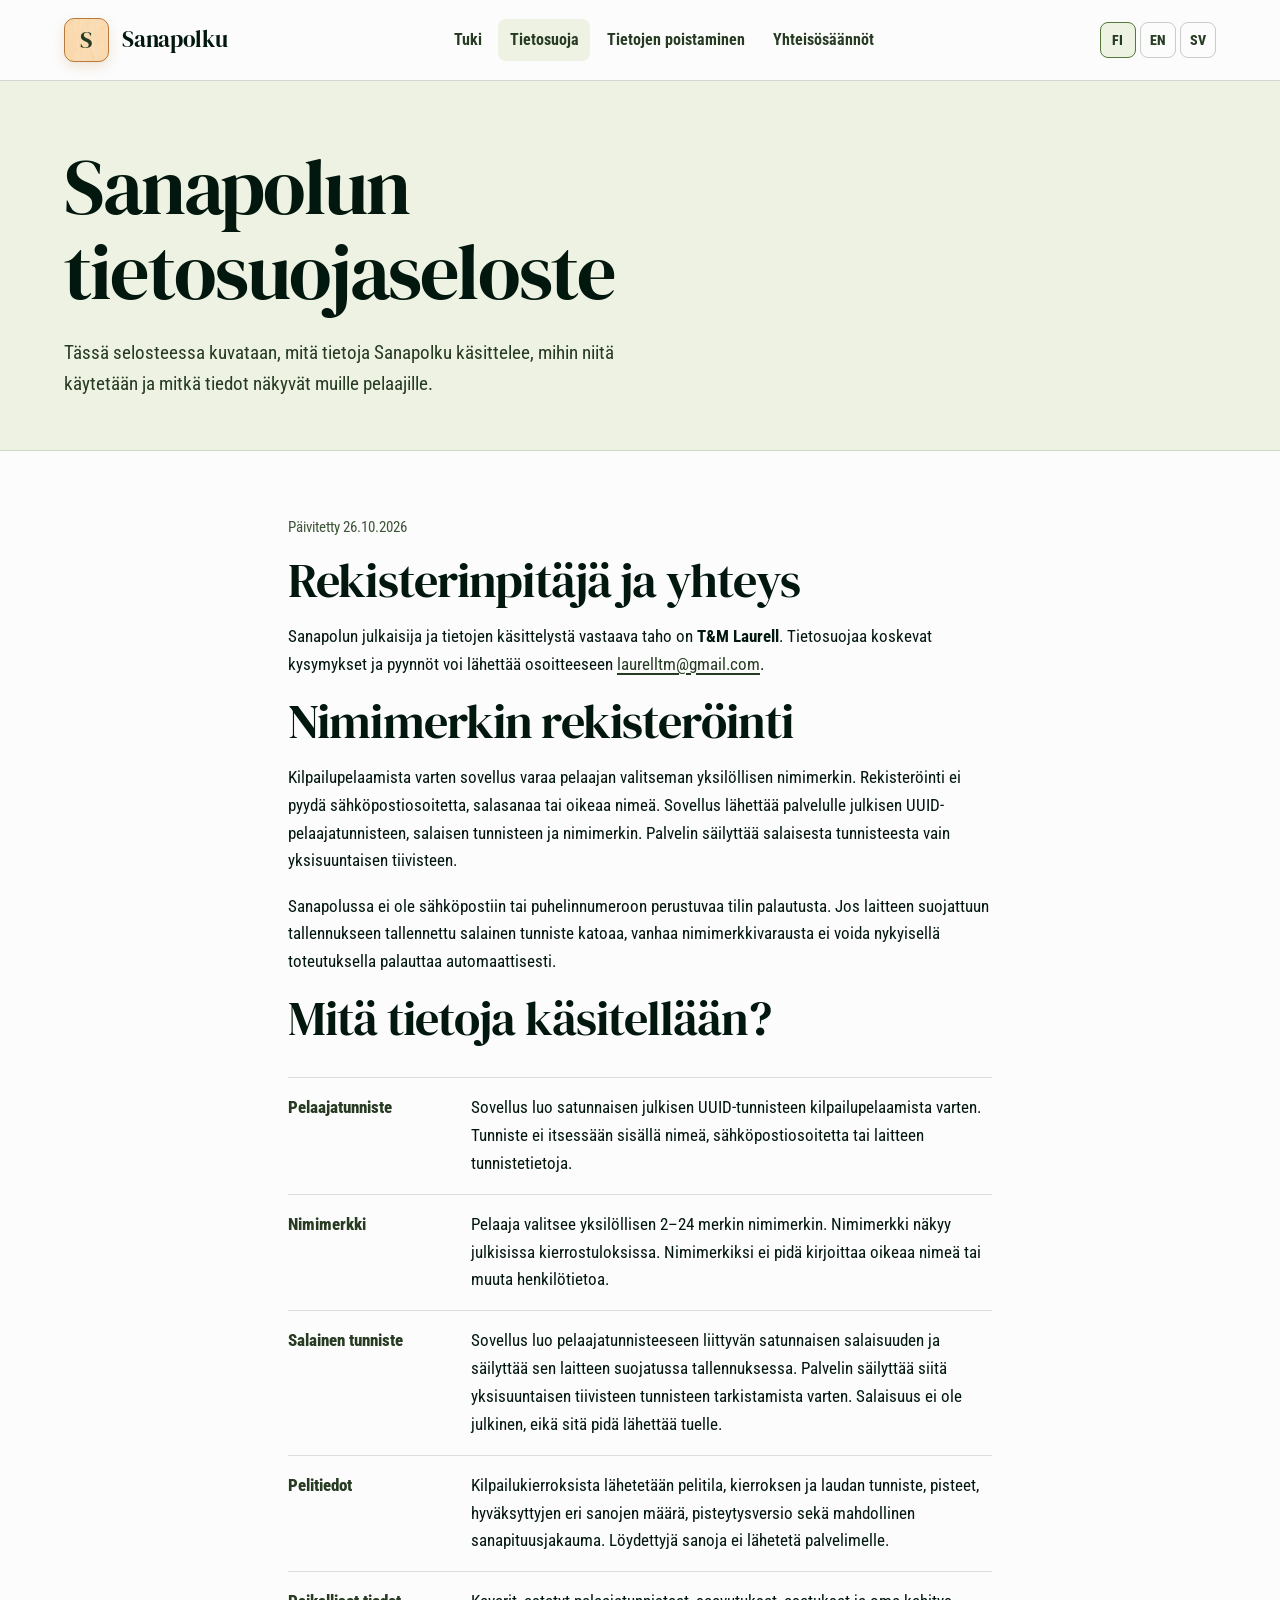
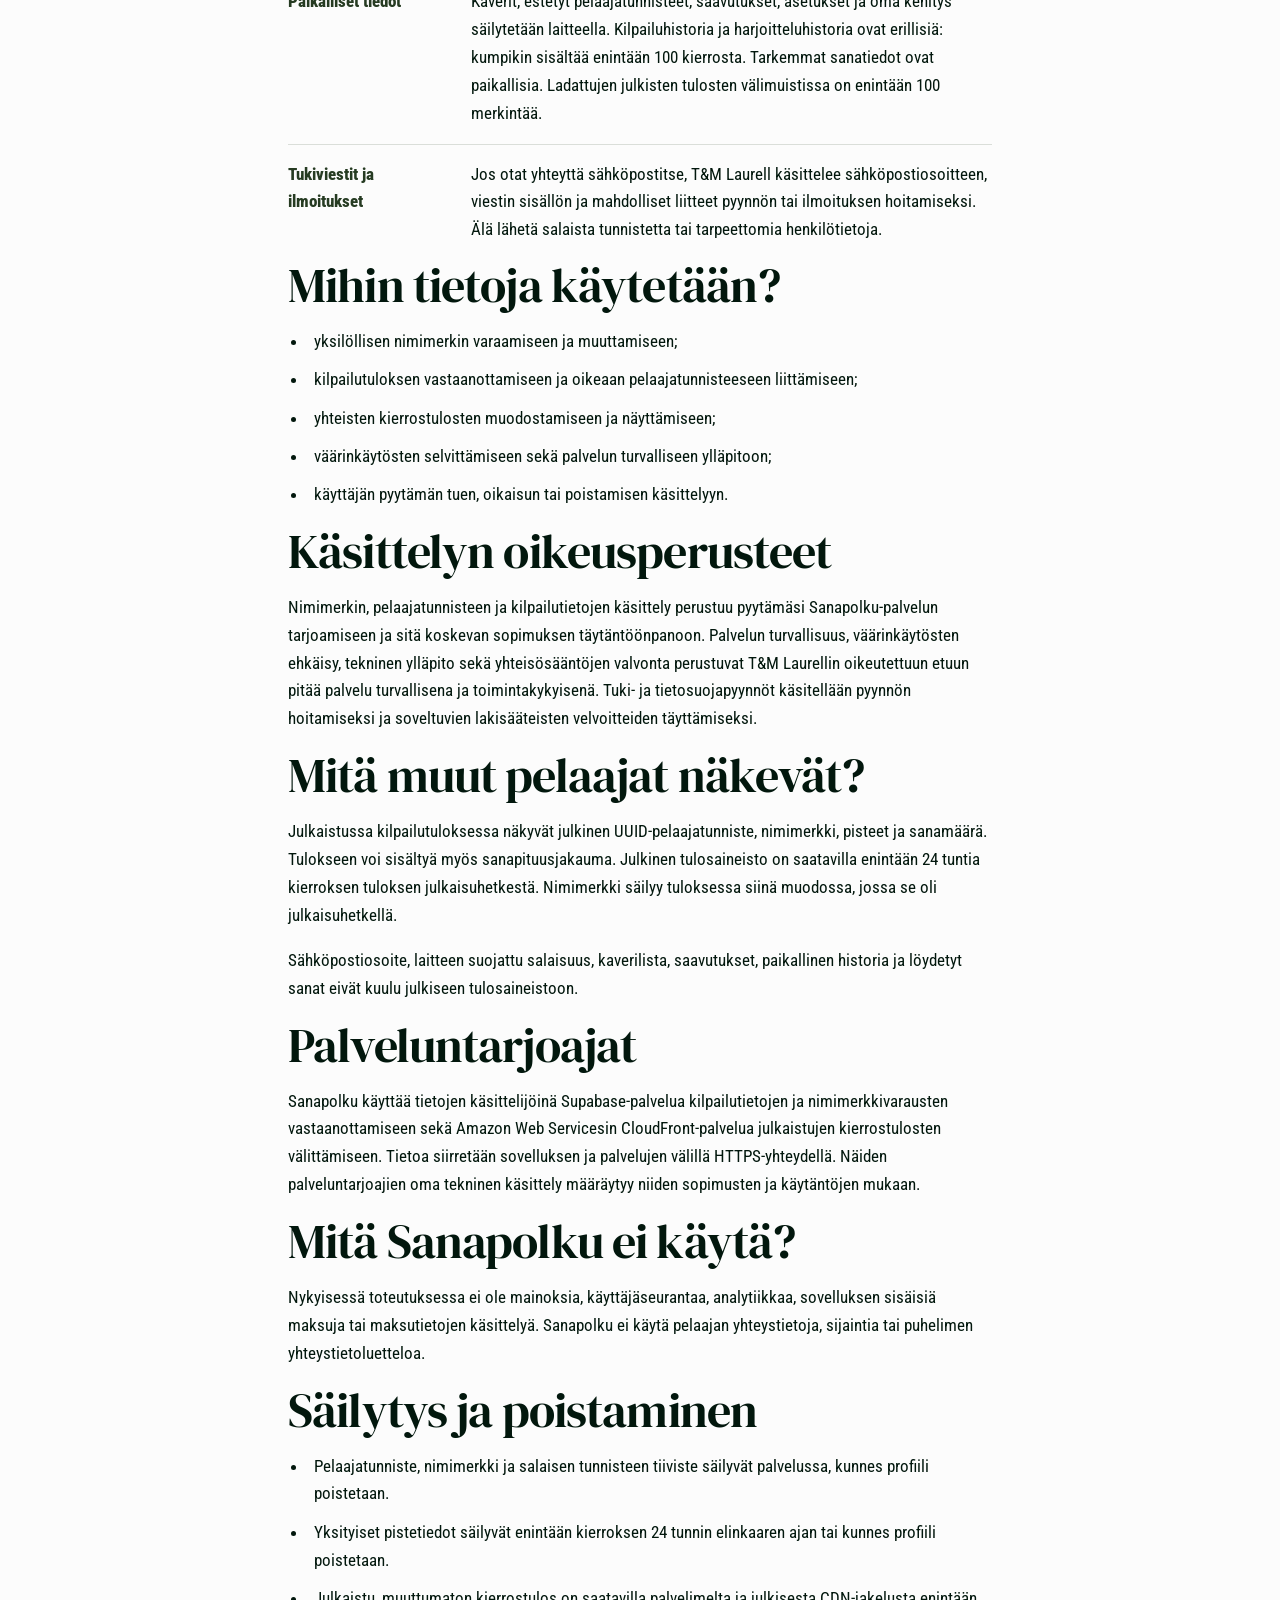
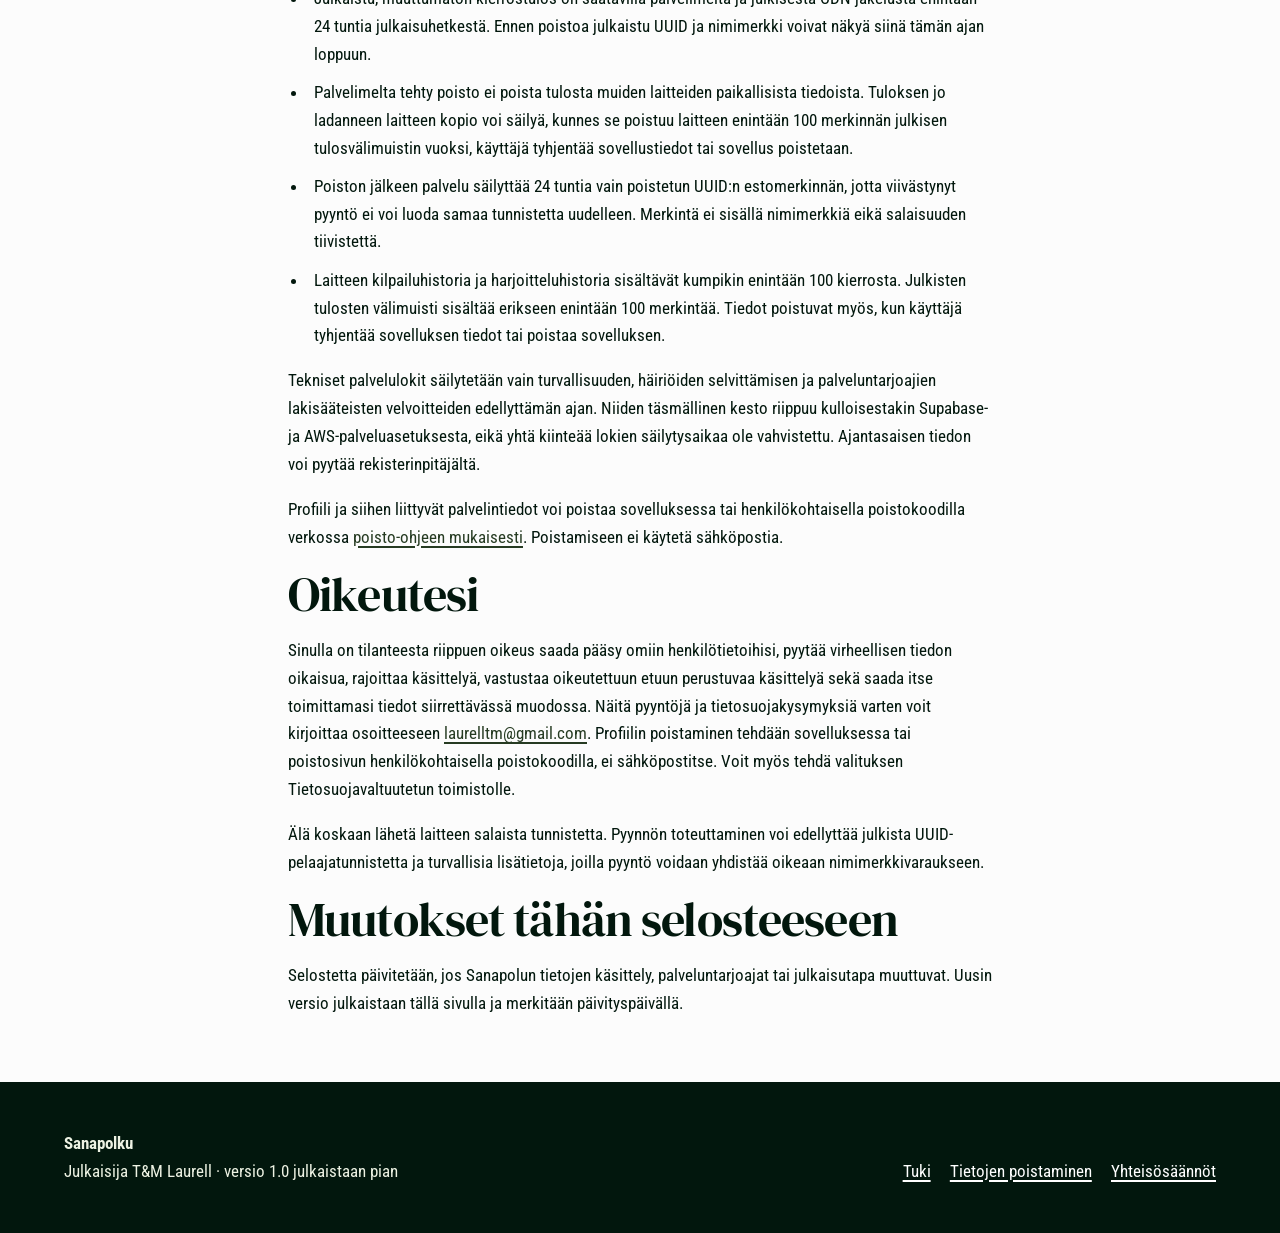
<file: privacy.html>
<!doctype html>
<html lang="fi">
  <head>
    <meta charset="utf-8">
    <meta name="viewport" content="width=device-width, initial-scale=1">
    <meta name="description" content="Sanapolku-sovelluksen tietosuojaseloste.">
    <title>Tietosuoja – Sanapolku</title>
    <link rel="stylesheet" href="styles.css">
    <link rel="alternate" hreflang="fi" href="privacy.html">
    <link rel="alternate" hreflang="en" href="en/privacy.html">
    <link rel="alternate" hreflang="sv" href="sv/privacy.html">
  </head>
  <body>
    <a class="skip-link" href="#main">Siirry sisältöön</a>
    <header class="site-header">
      <div class="header-inner">
        <a class="brand" href="index.html" aria-label="Sanapolku, etusivu">
          <span class="brand-mark" aria-hidden="true">S</span>
          <span class="brand-name">Sanapolku</span>
        </a>
        <nav class="site-nav" aria-label="Päävalikko">
          <ul>
            <li><a href="index.html">Tuki</a></li>
            <li><a href="privacy.html" aria-current="page">Tietosuoja</a></li>
            <li><a href="delete-account.html">Tietojen poistaminen</a></li>
            <li><a href="community.html">Yhteisösäännöt</a></li>
          </ul>
        </nav>
        <nav class="language-nav" aria-label="Kieli">
          <a href="privacy.html" lang="fi" hreflang="fi" aria-current="true">FI</a>
          <a href="en/privacy.html" lang="en" hreflang="en">EN</a>
          <a href="sv/privacy.html" lang="sv" hreflang="sv">SV</a>
        </nav>
      </div>
    </header>

    <main id="main">
      <header class="page-title">
        <div class="section-inner">
          <h1>Sanapolun tietosuojaseloste</h1>
          <p>Tässä selosteessa kuvataan, mitä tietoja Sanapolku käsittelee, mihin niitä käytetään ja mitkä tiedot näkyvät muille pelaajille.</p>
        </div>
      </header>

      <section class="content-section">
        <div class="section-inner reading">
          <p class="metadata">Päivitetty 26.10.2026</p>
          <h2>Rekisterinpitäjä ja yhteys</h2>
          <p>Sanapolun julkaisija ja tietojen käsittelystä vastaava taho on <strong>T&amp;M Laurell</strong>. Tietosuojaa koskevat kysymykset ja pyynnöt voi lähettää osoitteeseen <a href="mailto:laurelltm@gmail.com?subject=Sanapolku%20-%20tietosuoja">laurelltm@gmail.com</a>.</p>

          <h2>Nimimerkin rekisteröinti</h2>
          <p>Kilpailupelaamista varten sovellus varaa pelaajan valitseman yksilöllisen nimimerkin. Rekisteröinti ei pyydä sähköpostiosoitetta, salasanaa tai oikeaa nimeä. Sovellus lähettää palvelulle julkisen UUID-pelaajatunnisteen, salaisen tunnisteen ja nimimerkin. Palvelin säilyttää salaisesta tunnisteesta vain yksisuuntaisen tiivisteen.</p>
          <p>Sanapolussa ei ole sähköpostiin tai puhelinnumeroon perustuvaa tilin palautusta. Jos laitteen suojattuun tallennukseen tallennettu salainen tunniste katoaa, vanhaa nimimerkkivarausta ei voida nykyisellä toteutuksella palauttaa automaattisesti.</p>

          <h2>Mitä tietoja käsitellään?</h2>
          <dl class="definition-list">
            <dt>Pelaajatunniste</dt>
            <dd>Sovellus luo satunnaisen julkisen UUID-tunnisteen kilpailupelaamista varten. Tunniste ei itsessään sisällä nimeä, sähköpostiosoitetta tai laitteen tunnistetietoja.</dd>

            <dt>Nimimerkki</dt>
            <dd>Pelaaja valitsee yksilöllisen 2–24 merkin nimimerkin. Nimimerkki näkyy julkisissa kierrostuloksissa. Nimimerkiksi ei pidä kirjoittaa oikeaa nimeä tai muuta henkilötietoa.</dd>

            <dt>Salainen tunniste</dt>
            <dd>Sovellus luo pelaajatunnisteeseen liittyvän satunnaisen salaisuuden ja säilyttää sen laitteen suojatussa tallennuksessa. Palvelin säilyttää siitä yksisuuntaisen tiivisteen tunnisteen tarkistamista varten. Salaisuus ei ole julkinen, eikä sitä pidä lähettää tuelle.</dd>

            <dt>Pelitiedot</dt>
            <dd>Kilpailukierroksista lähetetään pelitila, kierroksen ja laudan tunniste, pisteet, hyväksyttyjen eri sanojen määrä, pisteytysversio sekä mahdollinen sanapituusjakauma. Löydettyjä sanoja ei lähetetä palvelimelle.</dd>

            <dt>Paikalliset tiedot</dt>
            <dd>Kaverit, estetyt pelaajatunnisteet, saavutukset, asetukset ja oma kehitys säilytetään laitteella. Kilpailuhistoria ja harjoitteluhistoria ovat erillisiä: kumpikin sisältää enintään 100 kierrosta. Tarkemmat sanatiedot ovat paikallisia. Ladattujen julkisten tulosten välimuistissa on enintään 100 merkintää.</dd>

            <dt>Tukiviestit ja ilmoitukset</dt>
            <dd>Jos otat yhteyttä sähköpostitse, T&amp;M Laurell käsittelee sähköpostiosoitteen, viestin sisällön ja mahdolliset liitteet pyynnön tai ilmoituksen hoitamiseksi. Älä lähetä salaista tunnistetta tai tarpeettomia henkilötietoja.</dd>
          </dl>

          <h2>Mihin tietoja käytetään?</h2>
          <ul class="plain-list">
            <li>yksilöllisen nimimerkin varaamiseen ja muuttamiseen;</li>
            <li>kilpailutuloksen vastaanottamiseen ja oikeaan pelaajatunnisteeseen liittämiseen;</li>
            <li>yhteisten kierrostulosten muodostamiseen ja näyttämiseen;</li>
            <li>väärinkäytösten selvittämiseen sekä palvelun turvalliseen ylläpitoon;</li>
            <li>käyttäjän pyytämän tuen, oikaisun tai poistamisen käsittelyyn.</li>
          </ul>

          <h2>Käsittelyn oikeusperusteet</h2>
          <p>Nimimerkin, pelaajatunnisteen ja kilpailutietojen käsittely perustuu pyytämäsi Sanapolku-palvelun tarjoamiseen ja sitä koskevan sopimuksen täytäntöönpanoon. Palvelun turvallisuus, väärinkäytösten ehkäisy, tekninen ylläpito sekä yhteisösääntöjen valvonta perustuvat T&amp;M Laurellin oikeutettuun etuun pitää palvelu turvallisena ja toimintakykyisenä. Tuki- ja tietosuojapyynnöt käsitellään pyynnön hoitamiseksi ja soveltuvien lakisääteisten velvoitteiden täyttämiseksi.</p>

          <h2>Mitä muut pelaajat näkevät?</h2>
          <p>Julkaistussa kilpailutuloksessa näkyvät julkinen UUID-pelaajatunniste, nimimerkki, pisteet ja sanamäärä. Tulokseen voi sisältyä myös sanapituusjakauma. Julkinen tulosaineisto on saatavilla enintään 24 tuntia kierroksen tuloksen julkaisuhetkestä. Nimimerkki säilyy tuloksessa siinä muodossa, jossa se oli julkaisuhetkellä.</p>
          <p>Sähköpostiosoite, laitteen suojattu salaisuus, kaverilista, saavutukset, paikallinen historia ja löydetyt sanat eivät kuulu julkiseen tulosaineistoon.</p>

          <h2>Palveluntarjoajat</h2>
          <p>Sanapolku käyttää tietojen käsittelijöinä Supabase-palvelua kilpailutietojen ja nimimerkkivarausten vastaanottamiseen sekä Amazon Web Servicesin CloudFront-palvelua julkaistujen kierrostulosten välittämiseen. Tietoa siirretään sovelluksen ja palvelujen välillä HTTPS-yhteydellä. Näiden palveluntarjoajien oma tekninen käsittely määräytyy niiden sopimusten ja käytäntöjen mukaan.</p>

          <h2>Mitä Sanapolku ei käytä?</h2>
          <p>Nykyisessä toteutuksessa ei ole mainoksia, käyttäjäseurantaa, analytiikkaa, sovelluksen sisäisiä maksuja tai maksutietojen käsittelyä. Sanapolku ei käytä pelaajan yhteystietoja, sijaintia tai puhelimen yhteystietoluetteloa.</p>

          <h2>Säilytys ja poistaminen</h2>
          <ul class="plain-list">
            <li>Pelaajatunniste, nimimerkki ja salaisen tunnisteen tiiviste säilyvät palvelussa, kunnes profiili poistetaan.</li>
            <li>Yksityiset pistetiedot säilyvät enintään kierroksen 24 tunnin elinkaaren ajan tai kunnes profiili poistetaan.</li>
            <li>Julkaistu, muuttumaton kierrostulos on saatavilla palvelimelta ja julkisesta CDN-jakelusta enintään 24 tuntia julkaisuhetkestä. Ennen poistoa julkaistu UUID ja nimimerkki voivat näkyä siinä tämän ajan loppuun.</li>
            <li>Palvelimelta tehty poisto ei poista tulosta muiden laitteiden paikallisista tiedoista. Tuloksen jo ladanneen laitteen kopio voi säilyä, kunnes se poistuu laitteen enintään 100 merkinnän julkisen tulosvälimuistin vuoksi, käyttäjä tyhjentää sovellustiedot tai sovellus poistetaan.</li>
            <li>Poiston jälkeen palvelu säilyttää 24 tuntia vain poistetun UUID:n estomerkinnän, jotta viivästynyt pyyntö ei voi luoda samaa tunnistetta uudelleen. Merkintä ei sisällä nimimerkkiä eikä salaisuuden tiivistettä.</li>
            <li>Laitteen kilpailuhistoria ja harjoitteluhistoria sisältävät kumpikin enintään 100 kierrosta. Julkisten tulosten välimuisti sisältää erikseen enintään 100 merkintää. Tiedot poistuvat myös, kun käyttäjä tyhjentää sovelluksen tiedot tai poistaa sovelluksen.</li>
          </ul>
          <p>Tekniset palvelulokit säilytetään vain turvallisuuden, häiriöiden selvittämisen ja palveluntarjoajien lakisääteisten velvoitteiden edellyttämän ajan. Niiden täsmällinen kesto riippuu kulloisestakin Supabase- ja AWS-palveluasetuksesta, eikä yhtä kiinteää lokien säilytysaikaa ole vahvistettu. Ajantasaisen tiedon voi pyytää rekisterinpitäjältä.</p>
          <p>Profiili ja siihen liittyvät palvelintiedot voi poistaa sovelluksessa tai henkilökohtaisella poistokoodilla verkossa <a href="delete-account.html">poisto-ohjeen mukaisesti</a>. Poistamiseen ei käytetä sähköpostia.</p>

          <h2>Oikeutesi</h2>
          <p>Sinulla on tilanteesta riippuen oikeus saada pääsy omiin henkilötietoihisi, pyytää virheellisen tiedon oikaisua, rajoittaa käsittelyä, vastustaa oikeutettuun etuun perustuvaa käsittelyä sekä saada itse toimittamasi tiedot siirrettävässä muodossa. Näitä pyyntöjä ja tietosuojakysymyksiä varten voit kirjoittaa osoitteeseen <a href="mailto:laurelltm@gmail.com?subject=Sanapolku%20-%20tietosuoja">laurelltm@gmail.com</a>. Profiilin poistaminen tehdään sovelluksessa tai poistosivun henkilökohtaisella poistokoodilla, ei sähköpostitse. Voit myös tehdä valituksen Tietosuojavaltuutetun toimistolle.</p>
          <p>Älä koskaan lähetä laitteen salaista tunnistetta. Pyynnön toteuttaminen voi edellyttää julkista UUID-pelaajatunnistetta ja turvallisia lisätietoja, joilla pyyntö voidaan yhdistää oikeaan nimimerkkivaraukseen.</p>

          <h2>Muutokset tähän selosteeseen</h2>
          <p>Selostetta päivitetään, jos Sanapolun tietojen käsittely, palveluntarjoajat tai julkaisutapa muuttuvat. Uusin versio julkaistaan tällä sivulla ja merkitään päivityspäivällä.</p>
        </div>
      </section>
    </main>

    <footer class="site-footer">
      <div class="footer-inner">
        <div><strong>Sanapolku</strong><br><span>Julkaisija T&amp;M Laurell · versio 1.0 julkaistaan pian</span></div>
        <ul class="footer-links">
          <li><a href="index.html">Tuki</a></li>
          <li><a href="delete-account.html">Tietojen poistaminen</a></li>
          <li><a href="community.html">Yhteisösäännöt</a></li>
        </ul>
      </div>
    </footer>
  </body>
</html>
</file>
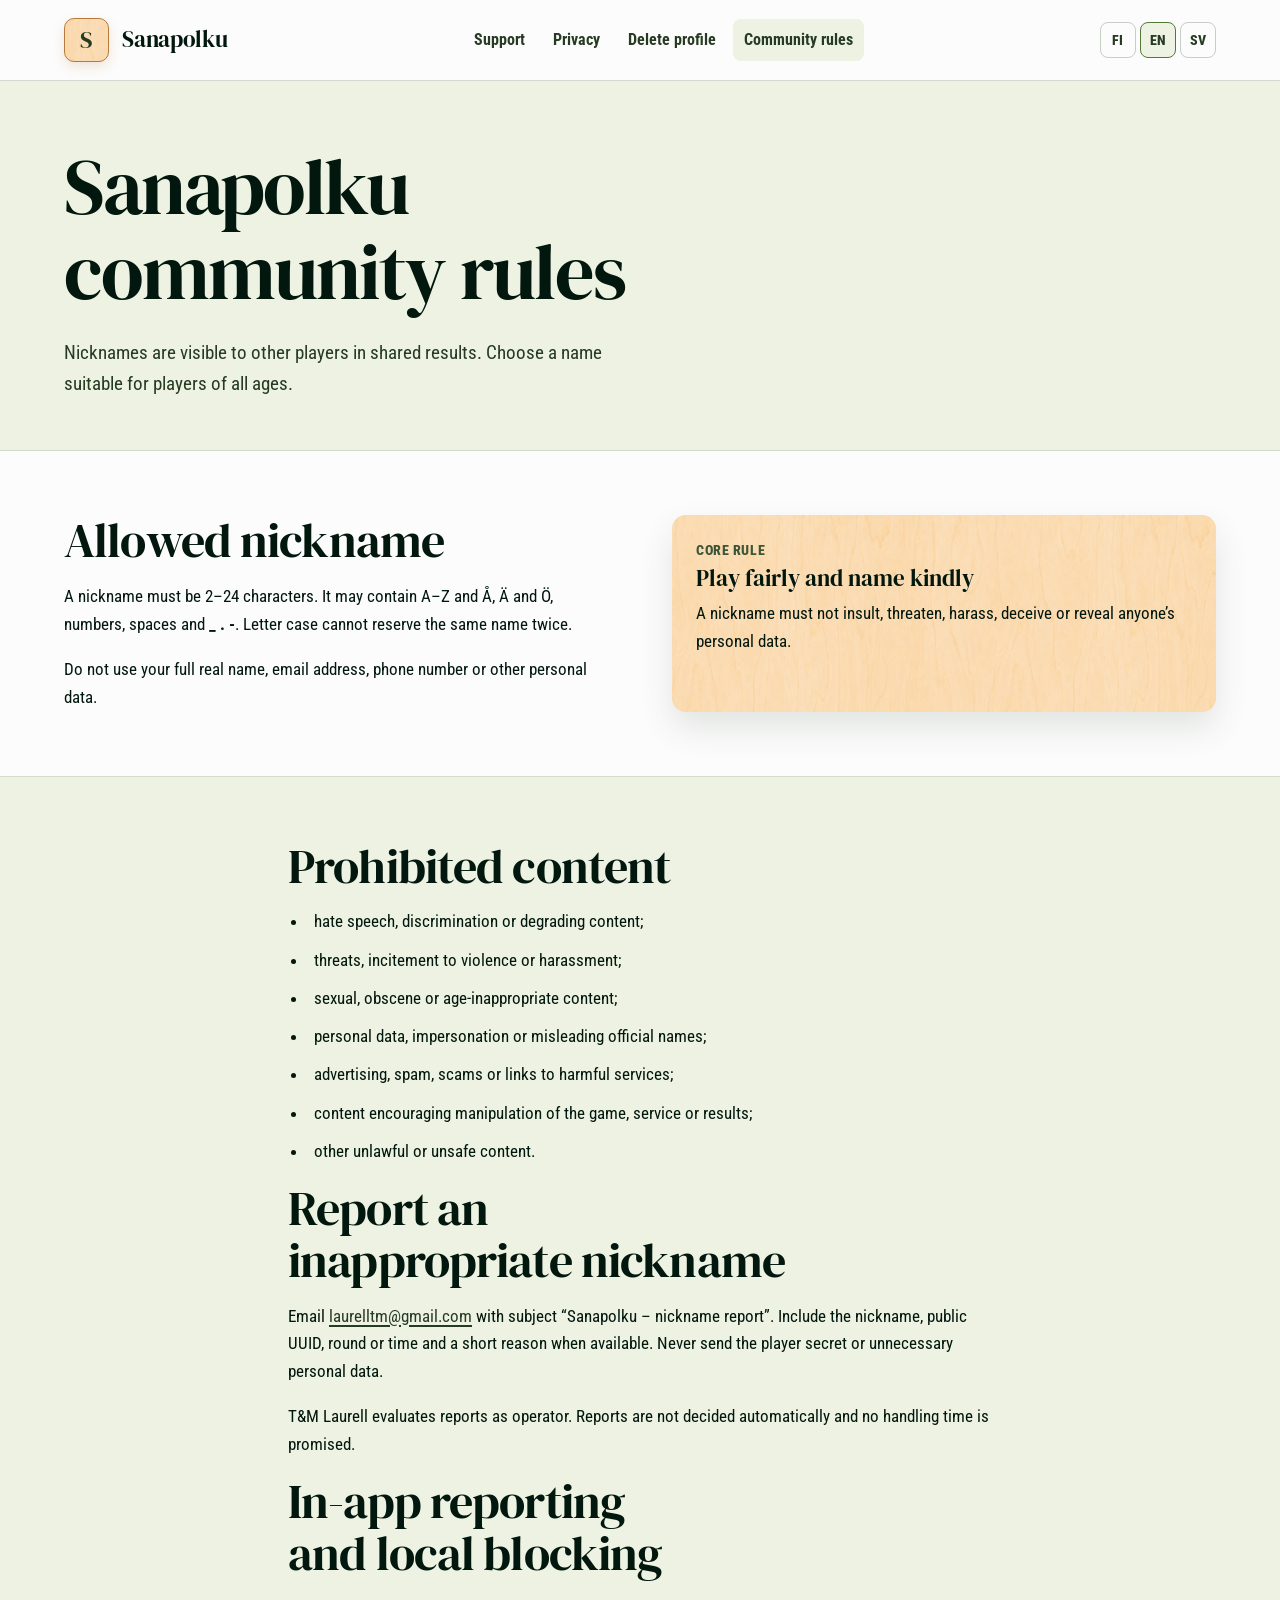
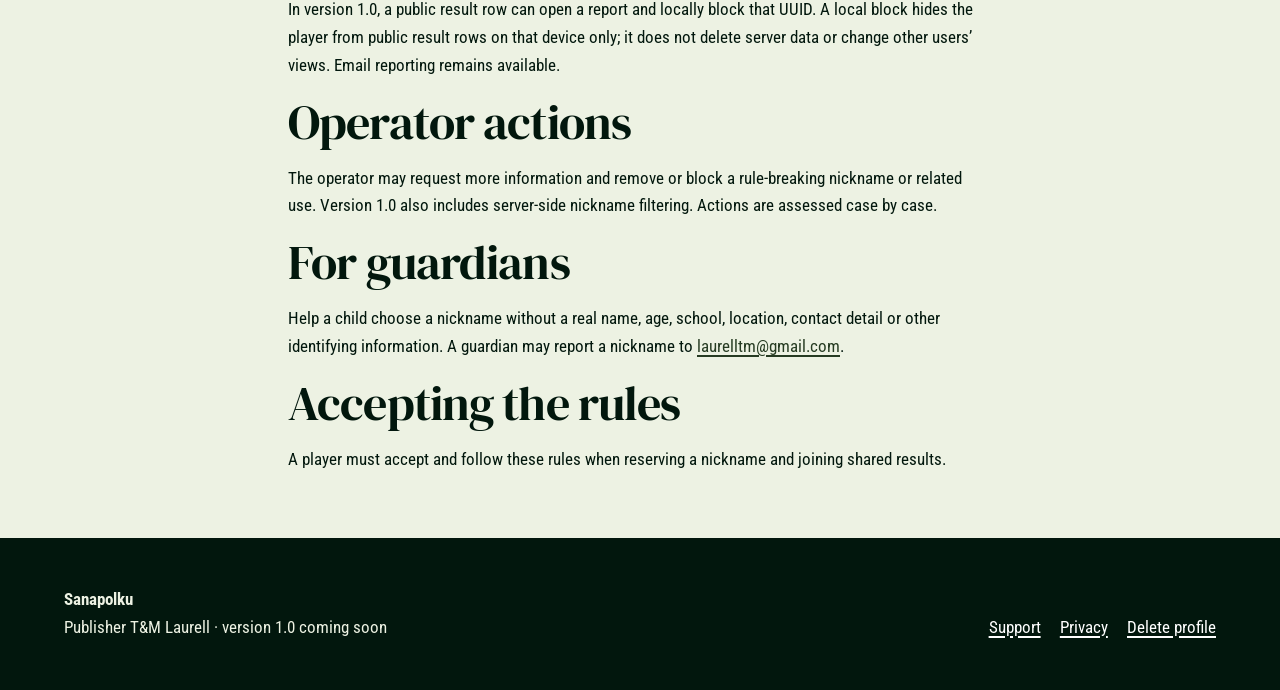
<file: en/community.html>
<!doctype html>
<html lang="en">
  <head>
    <meta charset="utf-8"><meta name="viewport" content="width=device-width, initial-scale=1">
    <meta name="description" content="Community rules for Sanapolku nicknames and shared results.">
    <title>Community rules – Sanapolku</title><link rel="stylesheet" href="../styles.css">
    <link rel="alternate" hreflang="fi" href="../community.html"><link rel="alternate" hreflang="en" href="community.html"><link rel="alternate" hreflang="sv" href="../sv/community.html">
  </head>
  <body>
    <a class="skip-link" href="#main">Skip to content</a>
    <header class="site-header"><div class="header-inner">
      <a class="brand" href="index.html" aria-label="Sanapolku home"><span class="brand-mark" aria-hidden="true">S</span><span class="brand-name">Sanapolku</span></a>
      <nav class="site-nav" aria-label="Main navigation"><ul><li><a href="index.html">Support</a></li><li><a href="privacy.html">Privacy</a></li><li><a href="delete-account.html">Delete profile</a></li><li><a href="community.html" aria-current="page">Community rules</a></li></ul></nav>
      <nav class="language-nav" aria-label="Language"><a href="../community.html" lang="fi" hreflang="fi">FI</a><a href="community.html" lang="en" hreflang="en" aria-current="true">EN</a><a href="../sv/community.html" lang="sv" hreflang="sv">SV</a></nav>
    </div></header>
    <main id="main">
      <header class="page-title"><div class="section-inner"><h1>Sanapolku community rules</h1><p>Nicknames are visible to other players in shared results. Choose a name suitable for players of all ages.</p></div></header>
      <section class="content-section"><div class="section-inner two-column"><div class="reading"><h2>Allowed nickname</h2><p>A nickname must be 2–24 characters. It may contain A–Z and Å, Ä and Ö, numbers, spaces and <strong>_ . -</strong>. Letter case cannot reserve the same name twice.</p><p>Do not use your full real name, email address, phone number or other personal data.</p></div><aside class="info-panel important"><span class="fact-label">Core rule</span><h3>Play fairly and name kindly</h3><p>A nickname must not insult, threaten, harass, deceive or reveal anyone’s personal data.</p></aside></div></section>
      <section class="content-section sage"><div class="section-inner reading">
        <h2>Prohibited content</h2><ul class="plain-list"><li>hate speech, discrimination or degrading content;</li><li>threats, incitement to violence or harassment;</li><li>sexual, obscene or age-inappropriate content;</li><li>personal data, impersonation or misleading official names;</li><li>advertising, spam, scams or links to harmful services;</li><li>content encouraging manipulation of the game, service or results;</li><li>other unlawful or unsafe content.</li></ul>
        <h2>Report an inappropriate nickname</h2><p>Email <a href="mailto:laurelltm@gmail.com?subject=Sanapolku%20nickname%20report">laurelltm@gmail.com</a> with subject “Sanapolku – nickname report”. Include the nickname, public UUID, round or time and a short reason when available. Never send the player secret or unnecessary personal data.</p><p>T&amp;M Laurell evaluates reports as operator. Reports are not decided automatically and no handling time is promised.</p>
        <h2>In-app reporting and local blocking</h2><p>In version 1.0, a public result row can open a report and locally block that UUID. A local block hides the player from public result rows on that device only; it does not delete server data or change other users’ views. Email reporting remains available.</p>
        <h2>Operator actions</h2><p>The operator may request more information and remove or block a rule-breaking nickname or related use. Version 1.0 also includes server-side nickname filtering. Actions are assessed case by case.</p>
        <h2>For guardians</h2><p>Help a child choose a nickname without a real name, age, school, location, contact detail or other identifying information. A guardian may report a nickname to <a href="mailto:laurelltm@gmail.com">laurelltm@gmail.com</a>.</p>
        <h2>Accepting the rules</h2><p>A player must accept and follow these rules when reserving a nickname and joining shared results.</p>
      </div></section>
    </main>
    <footer class="site-footer"><div class="footer-inner"><div><strong>Sanapolku</strong><br><span>Publisher T&amp;M Laurell · version 1.0 coming soon</span></div><ul class="footer-links"><li><a href="index.html">Support</a></li><li><a href="privacy.html">Privacy</a></li><li><a href="delete-account.html">Delete profile</a></li></ul></div></footer>
  </body>
</html>
</file>
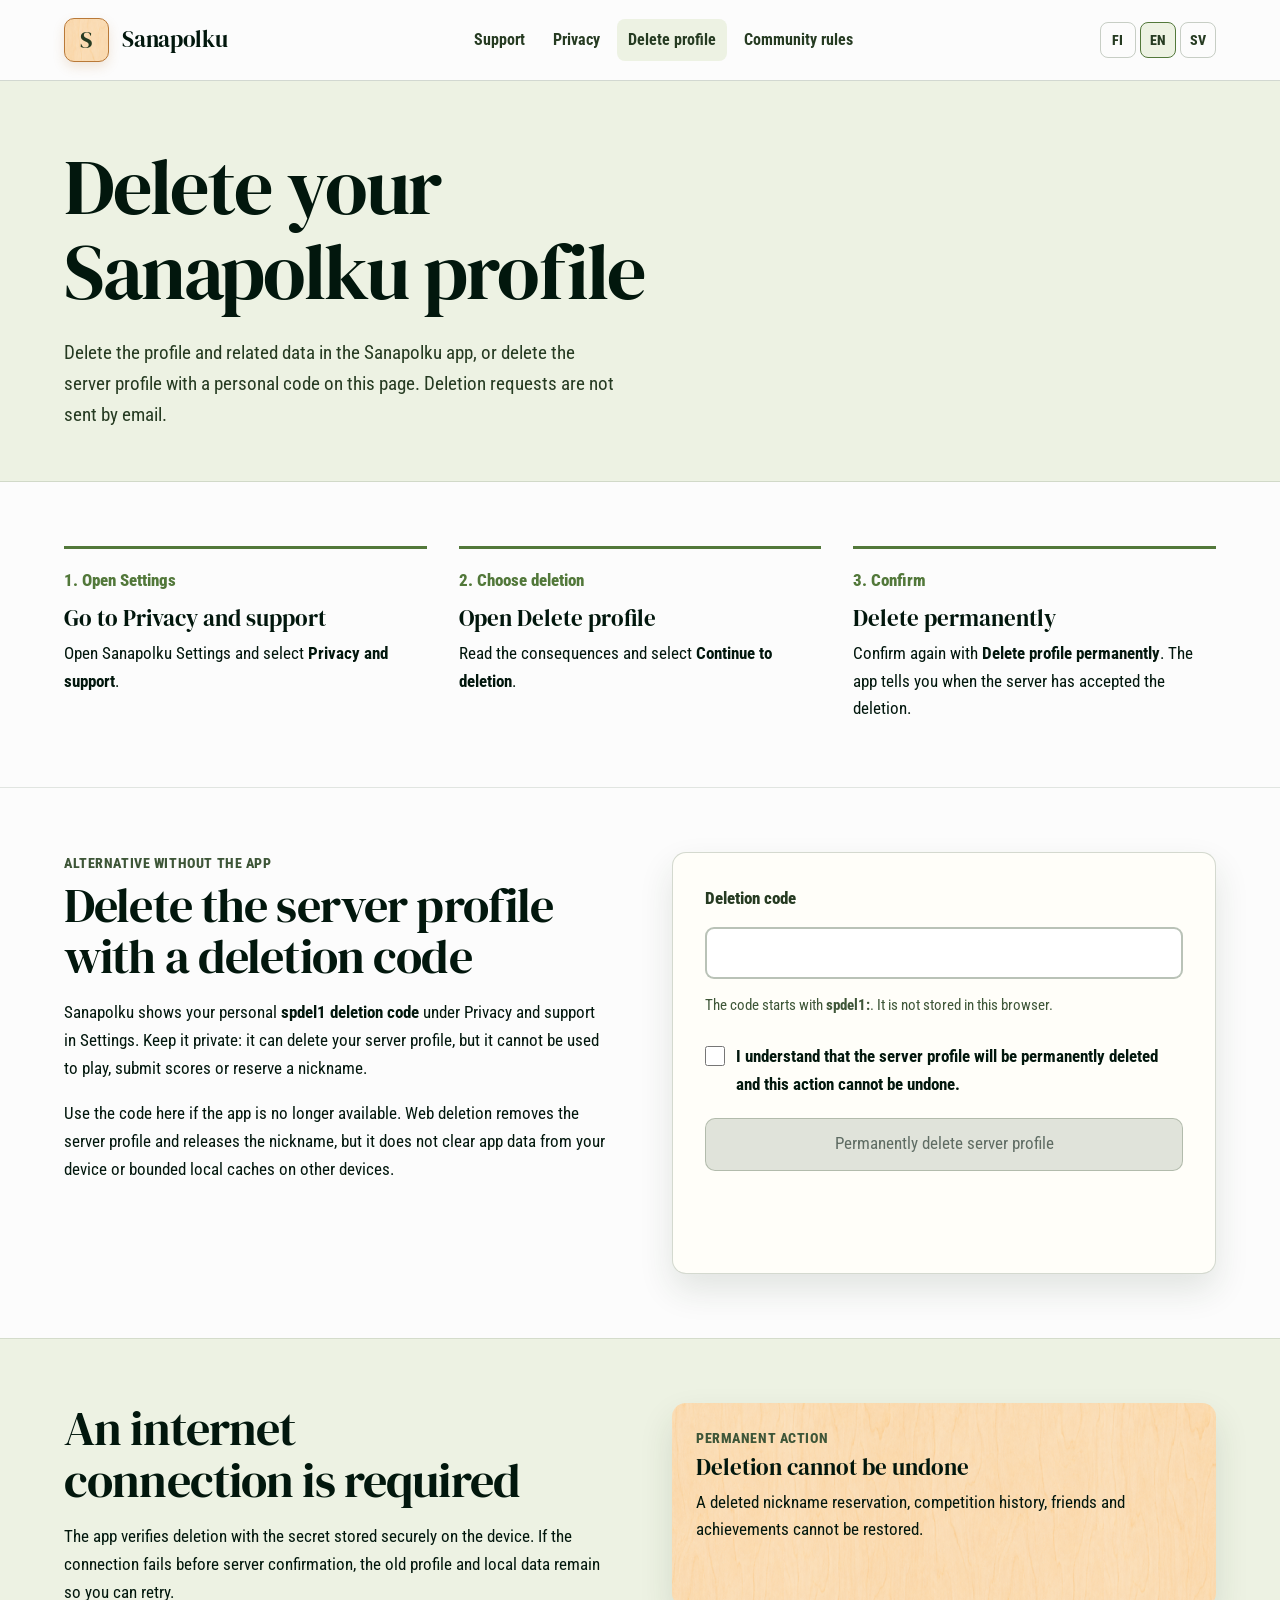
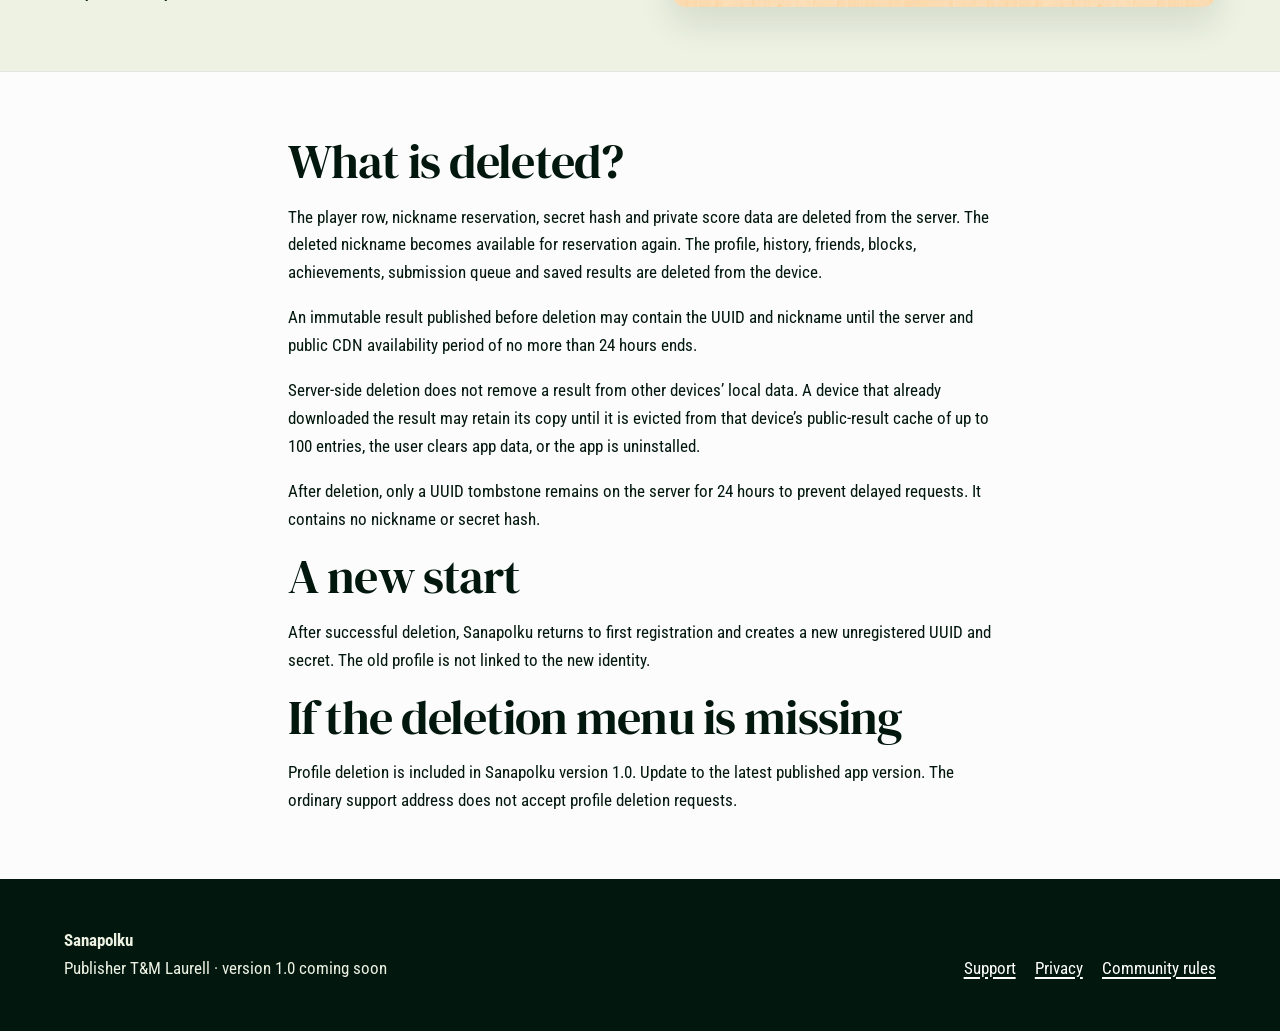
<file: en/delete-account.html>
<!doctype html>
<html lang="en">
  <head>
    <meta charset="utf-8"><meta name="viewport" content="width=device-width, initial-scale=1">
    <meta http-equiv="Content-Security-Policy" content="default-src 'self'; script-src 'self'; style-src 'self'; font-src 'self'; img-src 'self'; connect-src https://ufjzgusccbigwrdfcpan.supabase.co; base-uri 'none'; form-action 'none'; object-src 'none'">
    <meta name="description" content="How to delete your Sanapolku profile and related data in the app or with a personal deletion code.">
    <title>Delete profile – Sanapolku</title><link rel="stylesheet" href="../styles.css">
    <link rel="alternate" hreflang="fi" href="../delete-account.html"><link rel="alternate" hreflang="en" href="delete-account.html"><link rel="alternate" hreflang="sv" href="../sv/delete-account.html">
    <script defer src="../deletion.js"></script>
  </head>
  <body>
    <a class="skip-link" href="#main">Skip to content</a>
    <header class="site-header"><div class="header-inner">
      <a class="brand" href="index.html" aria-label="Sanapolku home"><span class="brand-mark" aria-hidden="true">S</span><span class="brand-name">Sanapolku</span></a>
      <nav class="site-nav" aria-label="Main navigation"><ul><li><a href="index.html">Support</a></li><li><a href="privacy.html">Privacy</a></li><li><a href="delete-account.html" aria-current="page">Delete profile</a></li><li><a href="community.html">Community rules</a></li></ul></nav>
      <nav class="language-nav" aria-label="Language"><a href="../delete-account.html" lang="fi" hreflang="fi">FI</a><a href="delete-account.html" lang="en" hreflang="en" aria-current="true">EN</a><a href="../sv/delete-account.html" lang="sv" hreflang="sv">SV</a></nav>
    </div></header>
    <main id="main">
      <header class="page-title"><div class="section-inner"><h1>Delete your Sanapolku profile</h1><p>Delete the profile and related data in the Sanapolku app, or delete the server profile with a personal code on this page. Deletion requests are not sent by email.</p></div></header>
      <section class="content-section"><div class="section-inner"><div class="steps">
        <article class="step"><span class="step-label">1. Open Settings</span><h3>Go to Privacy and support</h3><p>Open Sanapolku Settings and select <strong>Privacy and support</strong>.</p></article>
        <article class="step"><span class="step-label">2. Choose deletion</span><h3>Open Delete profile</h3><p>Read the consequences and select <strong>Continue to deletion</strong>.</p></article>
        <article class="step"><span class="step-label">3. Confirm</span><h3>Delete permanently</h3><p>Confirm again with <strong>Delete profile permanently</strong>. The app tells you when the server has accepted the deletion.</p></article>
      </div></div></section>
      <section class="content-section"><div class="section-inner two-column deletion-section">
        <div class="reading"><span class="fact-label">Alternative without the app</span><h2>Delete the server profile with a deletion code</h2><p>Sanapolku shows your personal <strong>spdel1 deletion code</strong> under Privacy and support in Settings. Keep it private: it can delete your server profile, but it cannot be used to play, submit scores or reserve a nickname.</p><p>Use the code here if the app is no longer available. Web deletion removes the server profile and releases the nickname, but it does not clear app data from your device or bounded local caches on other devices.</p></div>
        <form class="deletion-form" autocomplete="off" novalidate data-deletion-form
          data-deletion-invalid="Check the deletion code. Use the exact spdel1 code shown by the app."
          data-deletion-busy="Deleting…"
          data-deletion-submit="Permanently delete server profile"
          data-deletion-progress="Deleting the server profile…"
          data-deletion-success="The server profile was deleted. The nickname is available for reservation again."
          data-deletion-rejected="The deletion code was not accepted. Check the code and try again."
          data-deletion-rate-limited="Deletion attempts were sent too quickly. Wait before trying again."
          data-deletion-cooldown="You can try again in {seconds} seconds."
          data-deletion-result="The server response could not be verified. Do not assume deletion succeeded; try again."
          data-deletion-network="Deletion could not be verified because of a network problem. Try again.">
          <label class="deletion-label" for="deletion-code-en">Deletion code</label>
          <input id="deletion-code-en" class="deletion-input" type="password" inputmode="text" autocomplete="off" autocapitalize="none" spellcheck="false" required data-deletion-code aria-describedby="deletion-hint-en">
          <p id="deletion-hint-en" class="form-hint">The code starts with <strong>spdel1:</strong>. It is not stored in this browser.</p>
          <label class="deletion-confirmation"><input type="checkbox" required data-deletion-confirm> I understand that the server profile will be permanently deleted and this action cannot be undone.</label>
          <button class="button danger" type="submit" disabled data-deletion-submit>Permanently delete server profile</button>
          <p class="deletion-status" data-deletion-status role="status" aria-live="polite"></p>
          <p class="deletion-cooldown" data-deletion-cooldown></p>
          <noscript>Using a deletion code requires JavaScript. You can delete the profile in Sanapolku Settings.</noscript>
        </form>
      </div></section>
      <section class="content-section sage"><div class="section-inner two-column"><div class="reading"><h2>An internet connection is required</h2><p>The app verifies deletion with the secret stored securely on the device. If the connection fails before server confirmation, the old profile and local data remain so you can retry.</p></div><aside class="info-panel important"><span class="fact-label">Permanent action</span><h3>Deletion cannot be undone</h3><p>A deleted nickname reservation, competition history, friends and achievements cannot be restored.</p></aside></div></section>
      <section class="content-section"><div class="section-inner reading">
        <h2>What is deleted?</h2><p>The player row, nickname reservation, secret hash and private score data are deleted from the server. The deleted nickname becomes available for reservation again. The profile, history, friends, blocks, achievements, submission queue and saved results are deleted from the device.</p><p>An immutable result published before deletion may contain the UUID and nickname until the server and public CDN availability period of no more than 24 hours ends.</p><p>Server-side deletion does not remove a result from other devices’ local data. A device that already downloaded the result may retain its copy until it is evicted from that device’s public-result cache of up to 100 entries, the user clears app data, or the app is uninstalled.</p><p>After deletion, only a UUID tombstone remains on the server for 24 hours to prevent delayed requests. It contains no nickname or secret hash.</p>
        <h2>A new start</h2><p>After successful deletion, Sanapolku returns to first registration and creates a new unregistered UUID and secret. The old profile is not linked to the new identity.</p>
        <h2>If the deletion menu is missing</h2><p>Profile deletion is included in Sanapolku version 1.0. Update to the latest published app version. The ordinary support address does not accept profile deletion requests.</p>
      </div></section>
    </main>
    <footer class="site-footer"><div class="footer-inner"><div><strong>Sanapolku</strong><br><span>Publisher T&amp;M Laurell · version 1.0 coming soon</span></div><ul class="footer-links"><li><a href="index.html">Support</a></li><li><a href="privacy.html">Privacy</a></li><li><a href="community.html">Community rules</a></li></ul></div></footer>
  </body>
</html>
</file>
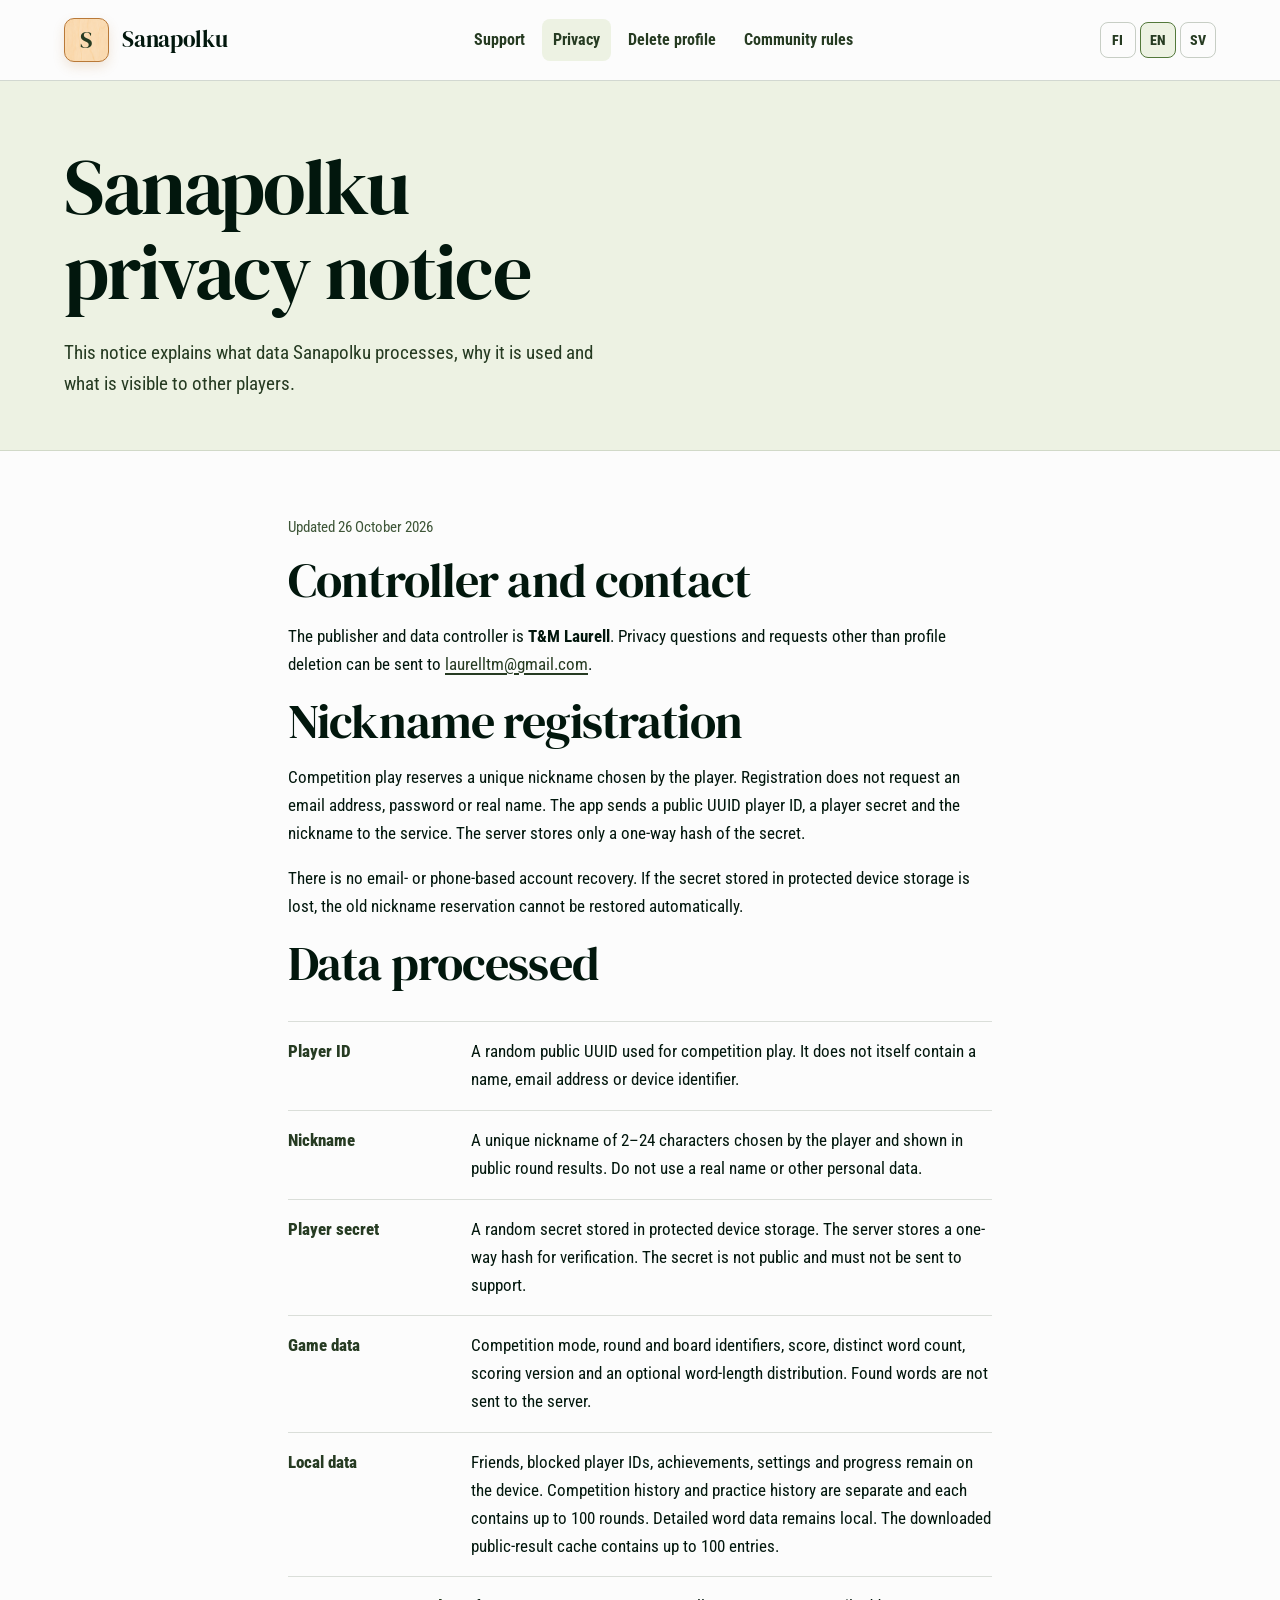
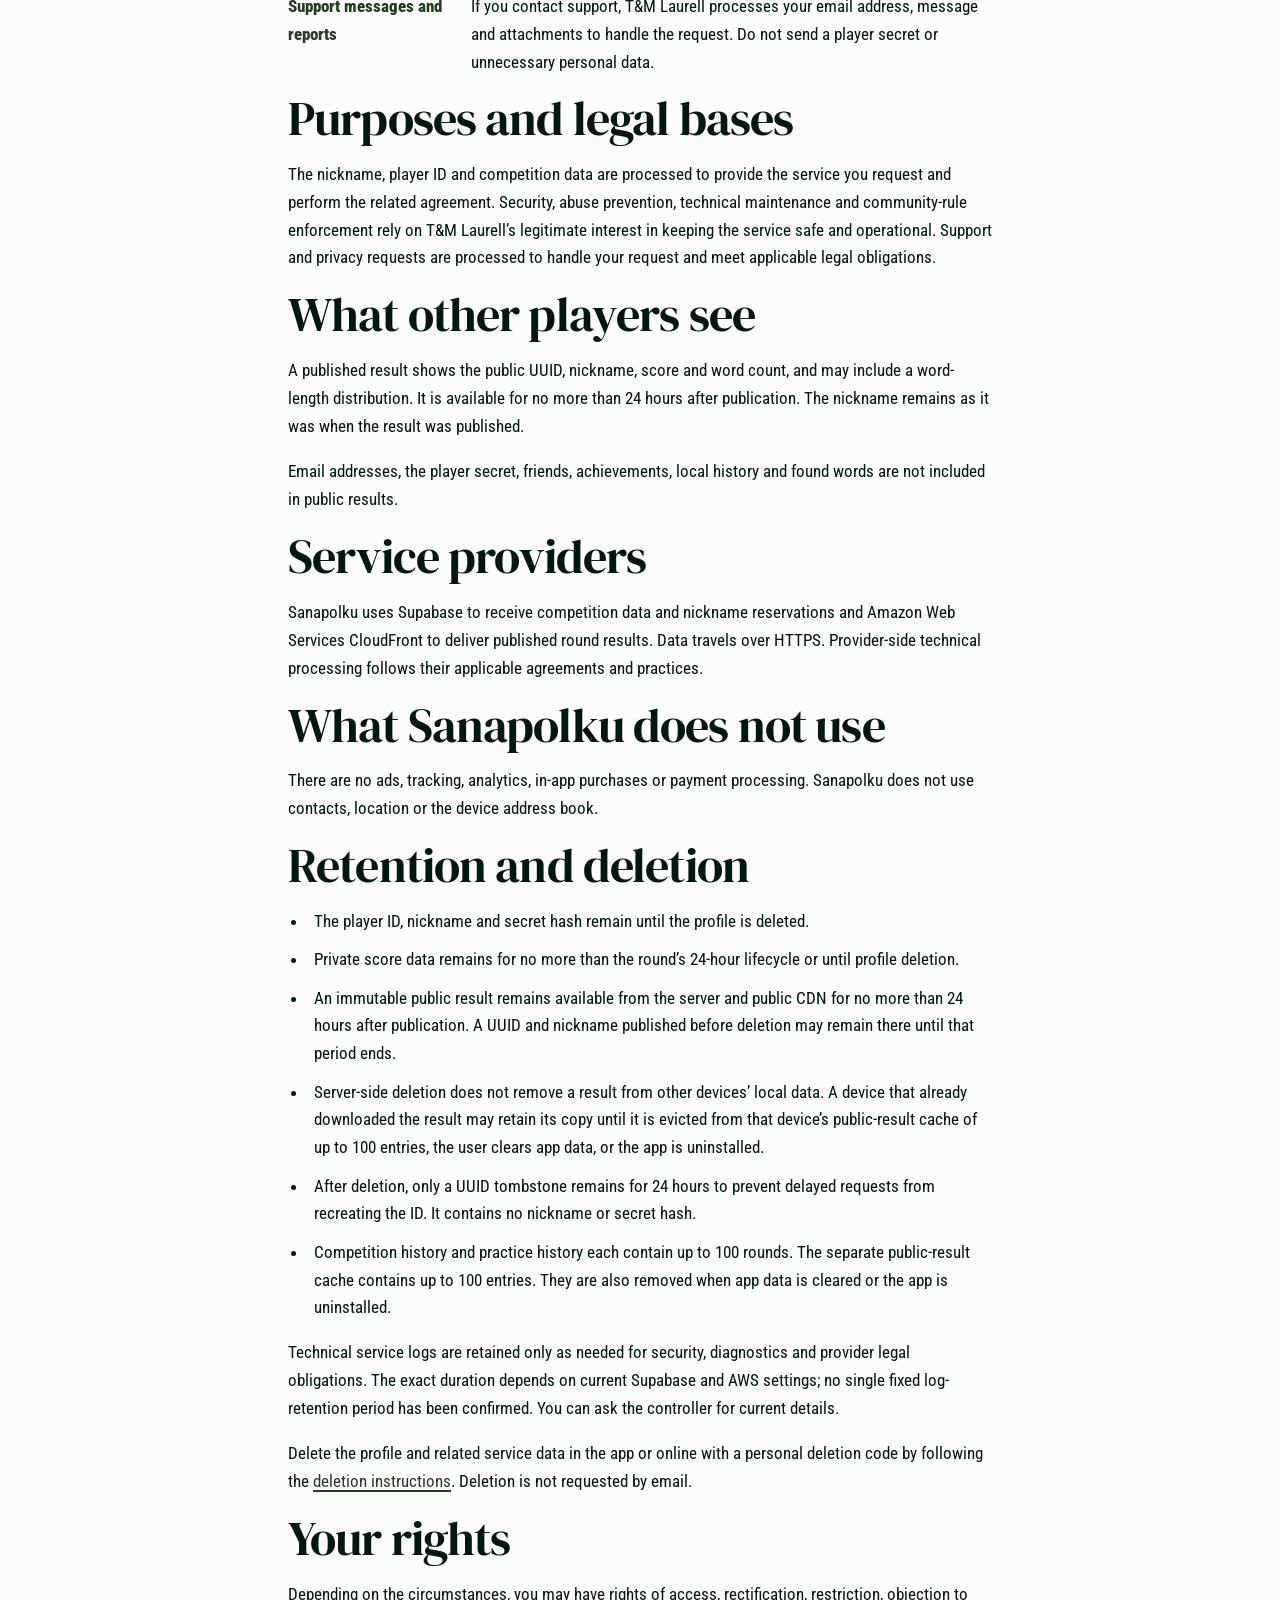
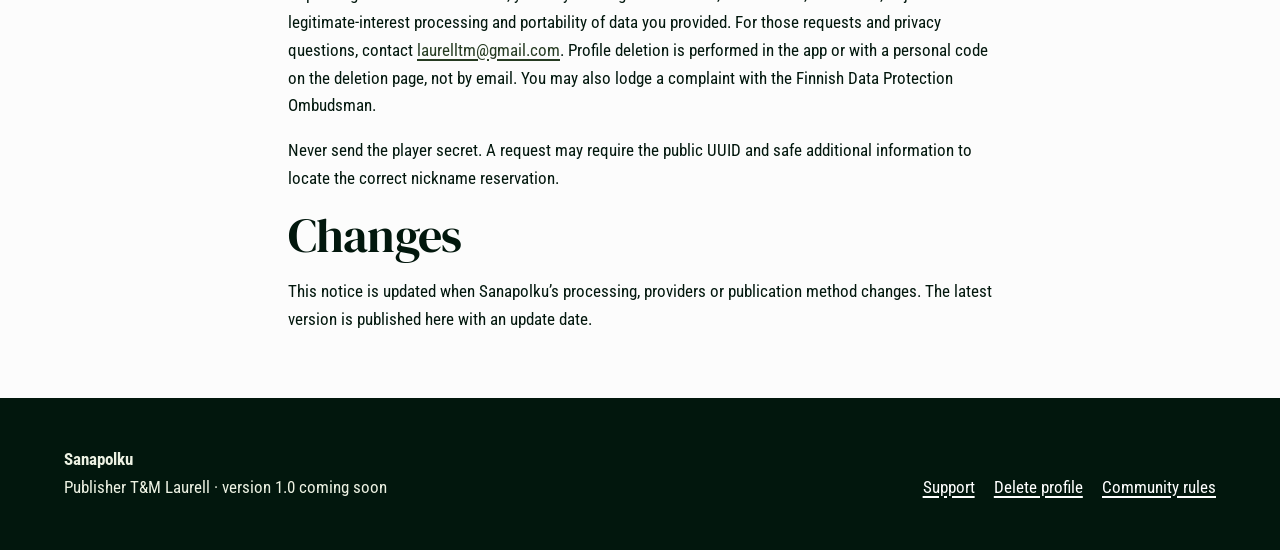
<file: en/privacy.html>
<!doctype html>
<html lang="en">
  <head>
    <meta charset="utf-8">
    <meta name="viewport" content="width=device-width, initial-scale=1">
    <meta name="description" content="Sanapolku privacy notice.">
    <title>Privacy – Sanapolku</title>
    <link rel="stylesheet" href="../styles.css">
    <link rel="alternate" hreflang="fi" href="../privacy.html"><link rel="alternate" hreflang="en" href="privacy.html"><link rel="alternate" hreflang="sv" href="../sv/privacy.html">
  </head>
  <body>
    <a class="skip-link" href="#main">Skip to content</a>
    <header class="site-header"><div class="header-inner">
      <a class="brand" href="index.html" aria-label="Sanapolku home"><span class="brand-mark" aria-hidden="true">S</span><span class="brand-name">Sanapolku</span></a>
      <nav class="site-nav" aria-label="Main navigation"><ul><li><a href="index.html">Support</a></li><li><a href="privacy.html" aria-current="page">Privacy</a></li><li><a href="delete-account.html">Delete profile</a></li><li><a href="community.html">Community rules</a></li></ul></nav>
      <nav class="language-nav" aria-label="Language"><a href="../privacy.html" lang="fi" hreflang="fi">FI</a><a href="privacy.html" lang="en" hreflang="en" aria-current="true">EN</a><a href="../sv/privacy.html" lang="sv" hreflang="sv">SV</a></nav>
    </div></header>
    <main id="main">
      <header class="page-title"><div class="section-inner"><h1>Sanapolku privacy notice</h1><p>This notice explains what data Sanapolku processes, why it is used and what is visible to other players.</p></div></header>
      <section class="content-section"><div class="section-inner reading">
        <p class="metadata">Updated 26 October 2026</p>
        <h2>Controller and contact</h2><p>The publisher and data controller is <strong>T&amp;M Laurell</strong>. Privacy questions and requests other than profile deletion can be sent to <a href="mailto:laurelltm@gmail.com?subject=Sanapolku%20privacy">laurelltm@gmail.com</a>.</p>
        <h2>Nickname registration</h2><p>Competition play reserves a unique nickname chosen by the player. Registration does not request an email address, password or real name. The app sends a public UUID player ID, a player secret and the nickname to the service. The server stores only a one-way hash of the secret.</p><p>There is no email- or phone-based account recovery. If the secret stored in protected device storage is lost, the old nickname reservation cannot be restored automatically.</p>
        <h2>Data processed</h2><dl class="definition-list">
          <dt>Player ID</dt><dd>A random public UUID used for competition play. It does not itself contain a name, email address or device identifier.</dd>
          <dt>Nickname</dt><dd>A unique nickname of 2–24 characters chosen by the player and shown in public round results. Do not use a real name or other personal data.</dd>
          <dt>Player secret</dt><dd>A random secret stored in protected device storage. The server stores a one-way hash for verification. The secret is not public and must not be sent to support.</dd>
          <dt>Game data</dt><dd>Competition mode, round and board identifiers, score, distinct word count, scoring version and an optional word-length distribution. Found words are not sent to the server.</dd>
          <dt>Local data</dt><dd>Friends, blocked player IDs, achievements, settings and progress remain on the device. Competition history and practice history are separate and each contains up to 100 rounds. Detailed word data remains local. The downloaded public-result cache contains up to 100 entries.</dd>
          <dt>Support messages and reports</dt><dd>If you contact support, T&amp;M Laurell processes your email address, message and attachments to handle the request. Do not send a player secret or unnecessary personal data.</dd>
        </dl>
        <h2>Purposes and legal bases</h2><p>The nickname, player ID and competition data are processed to provide the service you request and perform the related agreement. Security, abuse prevention, technical maintenance and community-rule enforcement rely on T&amp;M Laurell’s legitimate interest in keeping the service safe and operational. Support and privacy requests are processed to handle your request and meet applicable legal obligations.</p>
        <h2>What other players see</h2><p>A published result shows the public UUID, nickname, score and word count, and may include a word-length distribution. It is available for no more than 24 hours after publication. The nickname remains as it was when the result was published.</p><p>Email addresses, the player secret, friends, achievements, local history and found words are not included in public results.</p>
        <h2>Service providers</h2><p>Sanapolku uses Supabase to receive competition data and nickname reservations and Amazon Web Services CloudFront to deliver published round results. Data travels over HTTPS. Provider-side technical processing follows their applicable agreements and practices.</p>
        <h2>What Sanapolku does not use</h2><p>There are no ads, tracking, analytics, in-app purchases or payment processing. Sanapolku does not use contacts, location or the device address book.</p>
        <h2>Retention and deletion</h2><ul class="plain-list">
          <li>The player ID, nickname and secret hash remain until the profile is deleted.</li>
          <li>Private score data remains for no more than the round’s 24-hour lifecycle or until profile deletion.</li>
          <li>An immutable public result remains available from the server and public CDN for no more than 24 hours after publication. A UUID and nickname published before deletion may remain there until that period ends.</li>
          <li>Server-side deletion does not remove a result from other devices’ local data. A device that already downloaded the result may retain its copy until it is evicted from that device’s public-result cache of up to 100 entries, the user clears app data, or the app is uninstalled.</li>
          <li>After deletion, only a UUID tombstone remains for 24 hours to prevent delayed requests from recreating the ID. It contains no nickname or secret hash.</li>
          <li>Competition history and practice history each contain up to 100 rounds. The separate public-result cache contains up to 100 entries. They are also removed when app data is cleared or the app is uninstalled.</li>
        </ul><p>Technical service logs are retained only as needed for security, diagnostics and provider legal obligations. The exact duration depends on current Supabase and AWS settings; no single fixed log-retention period has been confirmed. You can ask the controller for current details.</p><p>Delete the profile and related service data in the app or online with a personal deletion code by following the <a href="delete-account.html">deletion instructions</a>. Deletion is not requested by email.</p>
        <h2>Your rights</h2><p>Depending on the circumstances, you may have rights of access, rectification, restriction, objection to legitimate-interest processing and portability of data you provided. For those requests and privacy questions, contact <a href="mailto:laurelltm@gmail.com?subject=Sanapolku%20privacy">laurelltm@gmail.com</a>. Profile deletion is performed in the app or with a personal code on the deletion page, not by email. You may also lodge a complaint with the Finnish Data Protection Ombudsman.</p><p>Never send the player secret. A request may require the public UUID and safe additional information to locate the correct nickname reservation.</p>
        <h2>Changes</h2><p>This notice is updated when Sanapolku’s processing, providers or publication method changes. The latest version is published here with an update date.</p>
      </div></section>
    </main>
    <footer class="site-footer"><div class="footer-inner"><div><strong>Sanapolku</strong><br><span>Publisher T&amp;M Laurell · version 1.0 coming soon</span></div><ul class="footer-links"><li><a href="index.html">Support</a></li><li><a href="delete-account.html">Delete profile</a></li><li><a href="community.html">Community rules</a></li></ul></div></footer>
  </body>
</html>
</file>
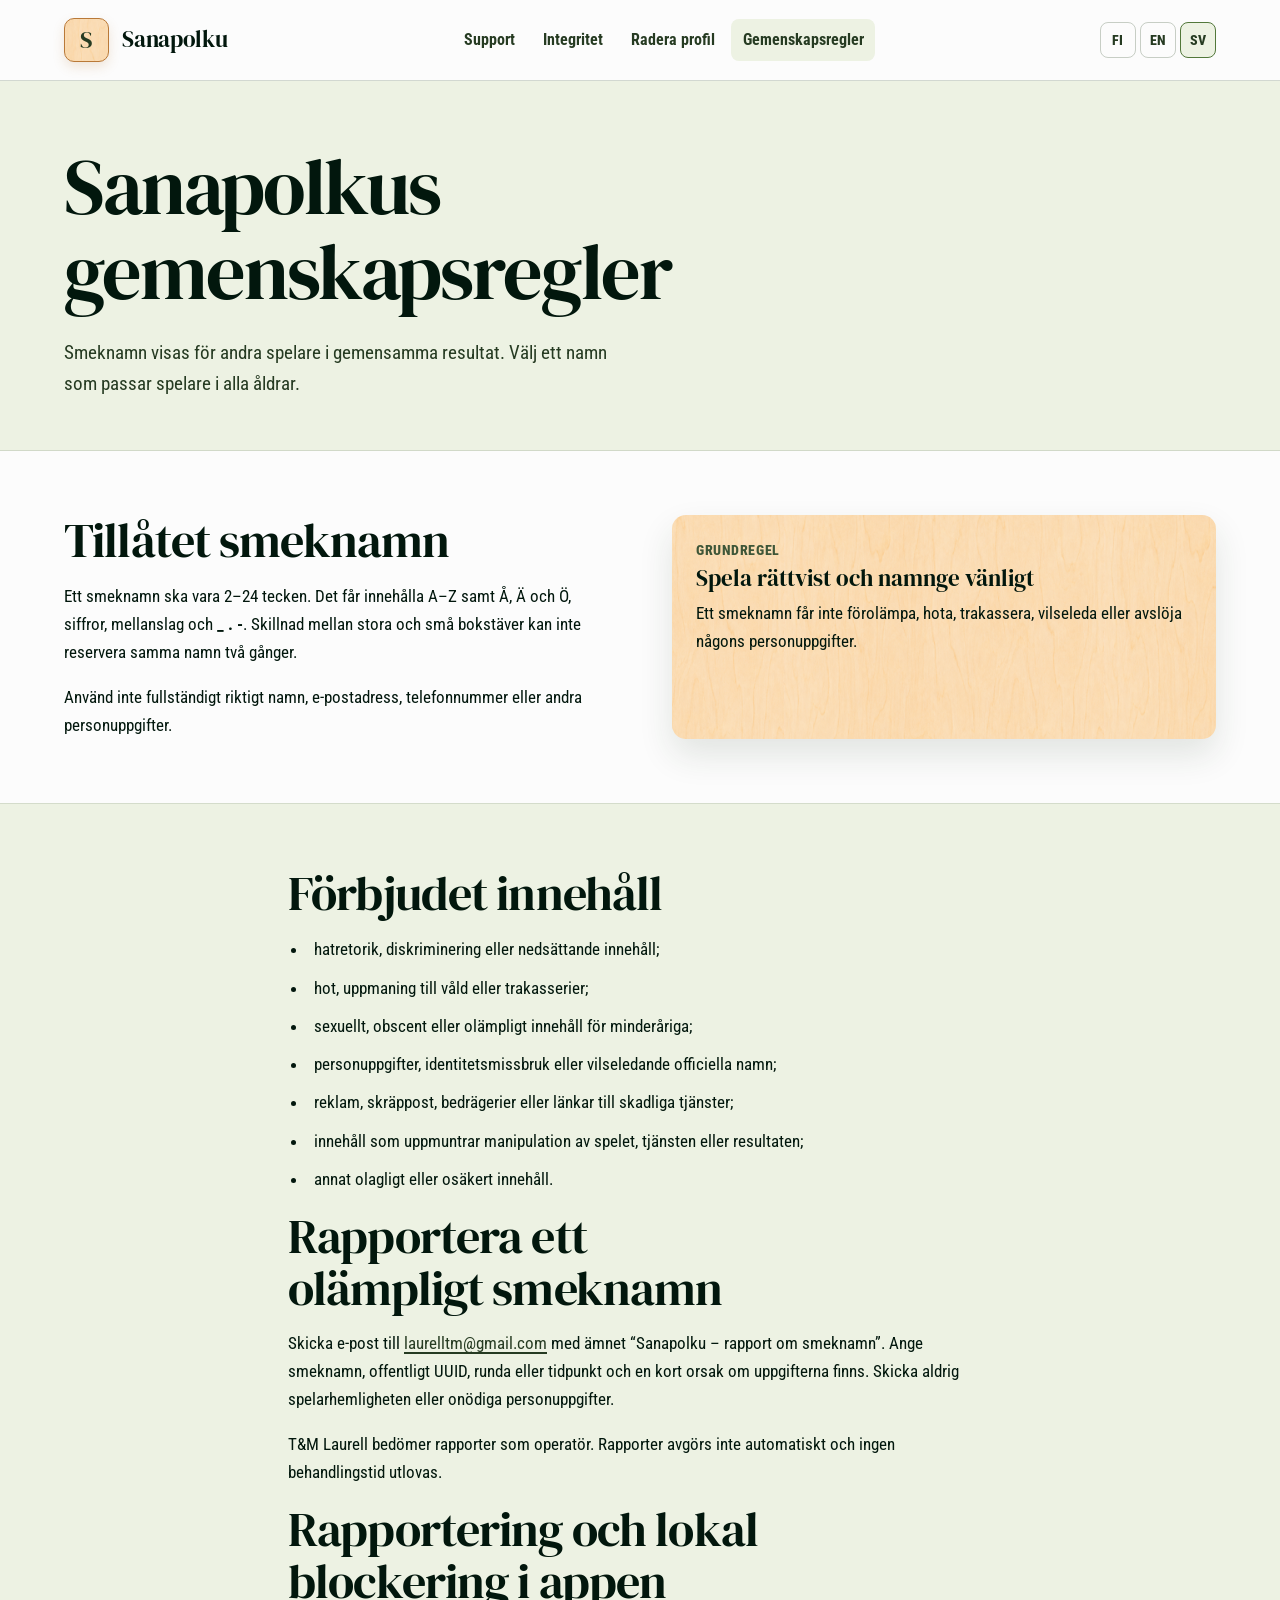
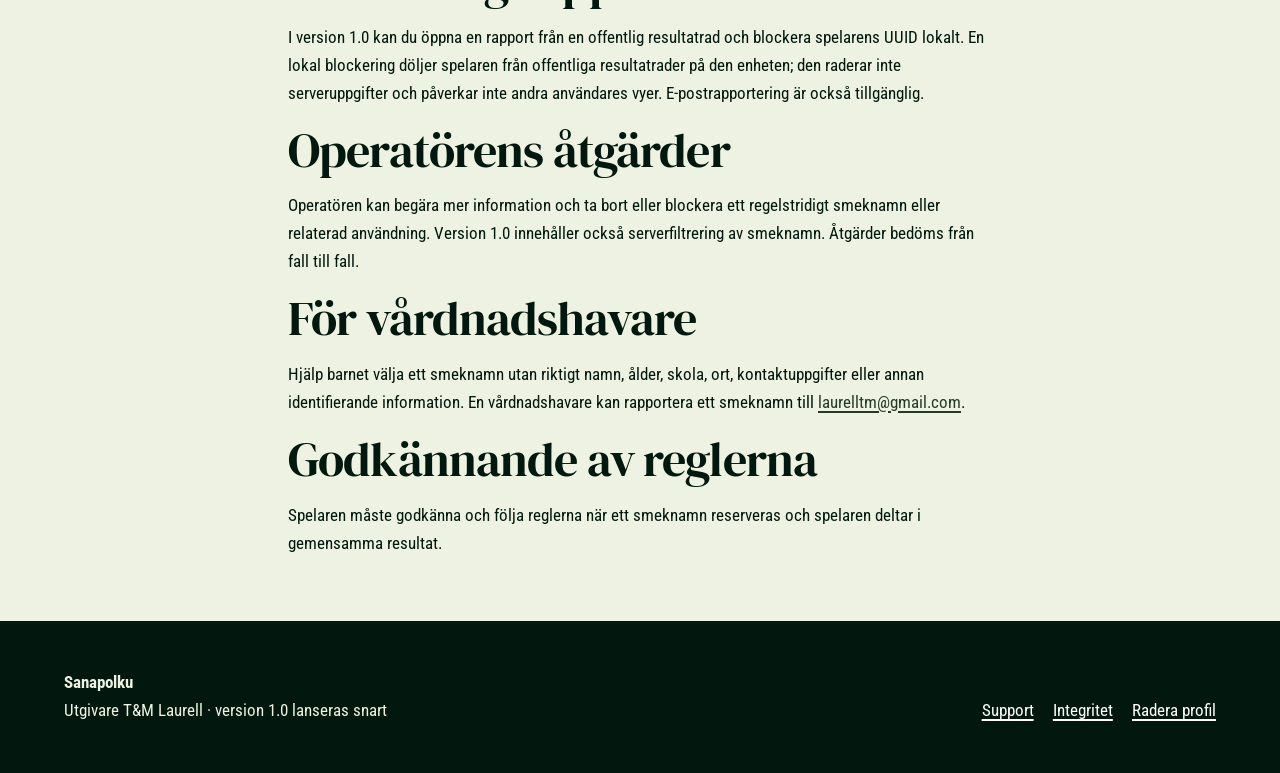
<file: sv/community.html>
<!doctype html>
<html lang="sv">
  <head>
    <meta charset="utf-8"><meta name="viewport" content="width=device-width, initial-scale=1">
    <meta name="description" content="Gemenskapsregler för Sanapolkus smeknamn och gemensamma resultat."><title>Gemenskapsregler – Sanapolku</title><link rel="stylesheet" href="../styles.css">
    <link rel="alternate" hreflang="fi" href="../community.html"><link rel="alternate" hreflang="en" href="../en/community.html"><link rel="alternate" hreflang="sv" href="community.html">
  </head>
  <body>
    <a class="skip-link" href="#main">Hoppa till innehållet</a>
    <header class="site-header"><div class="header-inner"><a class="brand" href="index.html" aria-label="Sanapolku startsida"><span class="brand-mark" aria-hidden="true">S</span><span class="brand-name">Sanapolku</span></a><nav class="site-nav" aria-label="Huvudmeny"><ul><li><a href="index.html">Support</a></li><li><a href="privacy.html">Integritet</a></li><li><a href="delete-account.html">Radera profil</a></li><li><a href="community.html" aria-current="page">Gemenskapsregler</a></li></ul></nav><nav class="language-nav" aria-label="Språk"><a href="../community.html" lang="fi" hreflang="fi">FI</a><a href="../en/community.html" lang="en" hreflang="en">EN</a><a href="community.html" lang="sv" hreflang="sv" aria-current="true">SV</a></nav></div></header>
    <main id="main"><header class="page-title"><div class="section-inner"><h1>Sanapolkus gemenskapsregler</h1><p>Smeknamn visas för andra spelare i gemensamma resultat. Välj ett namn som passar spelare i alla åldrar.</p></div></header>
      <section class="content-section"><div class="section-inner two-column"><div class="reading"><h2>Tillåtet smeknamn</h2><p>Ett smeknamn ska vara 2–24 tecken. Det får innehålla A–Z samt Å, Ä och Ö, siffror, mellanslag och <strong>_ . -</strong>. Skillnad mellan stora och små bokstäver kan inte reservera samma namn två gånger.</p><p>Använd inte fullständigt riktigt namn, e-postadress, telefonnummer eller andra personuppgifter.</p></div><aside class="info-panel important"><span class="fact-label">Grundregel</span><h3>Spela rättvist och namnge vänligt</h3><p>Ett smeknamn får inte förolämpa, hota, trakassera, vilseleda eller avslöja någons personuppgifter.</p></aside></div></section>
      <section class="content-section sage"><div class="section-inner reading"><h2>Förbjudet innehåll</h2><ul class="plain-list"><li>hatretorik, diskriminering eller nedsättande innehåll;</li><li>hot, uppmaning till våld eller trakasserier;</li><li>sexuellt, obscent eller olämpligt innehåll för minderåriga;</li><li>personuppgifter, identitetsmissbruk eller vilseledande officiella namn;</li><li>reklam, skräppost, bedrägerier eller länkar till skadliga tjänster;</li><li>innehåll som uppmuntrar manipulation av spelet, tjänsten eller resultaten;</li><li>annat olagligt eller osäkert innehåll.</li></ul>
        <h2>Rapportera ett olämpligt smeknamn</h2><p>Skicka e-post till <a href="mailto:laurelltm@gmail.com?subject=Sanapolku%20rapport%20om%20smeknamn">laurelltm@gmail.com</a> med ämnet “Sanapolku – rapport om smeknamn”. Ange smeknamn, offentligt UUID, runda eller tidpunkt och en kort orsak om uppgifterna finns. Skicka aldrig spelarhemligheten eller onödiga personuppgifter.</p><p>T&amp;M Laurell bedömer rapporter som operatör. Rapporter avgörs inte automatiskt och ingen behandlingstid utlovas.</p>
        <h2>Rapportering och lokal blockering i appen</h2><p>I version 1.0 kan du öppna en rapport från en offentlig resultatrad och blockera spelarens UUID lokalt. En lokal blockering döljer spelaren från offentliga resultatrader på den enheten; den raderar inte serveruppgifter och påverkar inte andra användares vyer. E-postrapportering är också tillgänglig.</p>
        <h2>Operatörens åtgärder</h2><p>Operatören kan begära mer information och ta bort eller blockera ett regelstridigt smeknamn eller relaterad användning. Version 1.0 innehåller också serverfiltrering av smeknamn. Åtgärder bedöms från fall till fall.</p>
        <h2>För vårdnadshavare</h2><p>Hjälp barnet välja ett smeknamn utan riktigt namn, ålder, skola, ort, kontaktuppgifter eller annan identifierande information. En vårdnadshavare kan rapportera ett smeknamn till <a href="mailto:laurelltm@gmail.com">laurelltm@gmail.com</a>.</p>
        <h2>Godkännande av reglerna</h2><p>Spelaren måste godkänna och följa reglerna när ett smeknamn reserveras och spelaren deltar i gemensamma resultat.</p>
      </div></section>
    </main>
    <footer class="site-footer"><div class="footer-inner"><div><strong>Sanapolku</strong><br><span>Utgivare T&amp;M Laurell · version 1.0 lanseras snart</span></div><ul class="footer-links"><li><a href="index.html">Support</a></li><li><a href="privacy.html">Integritet</a></li><li><a href="delete-account.html">Radera profil</a></li></ul></div></footer>
  </body>
</html>
</file>
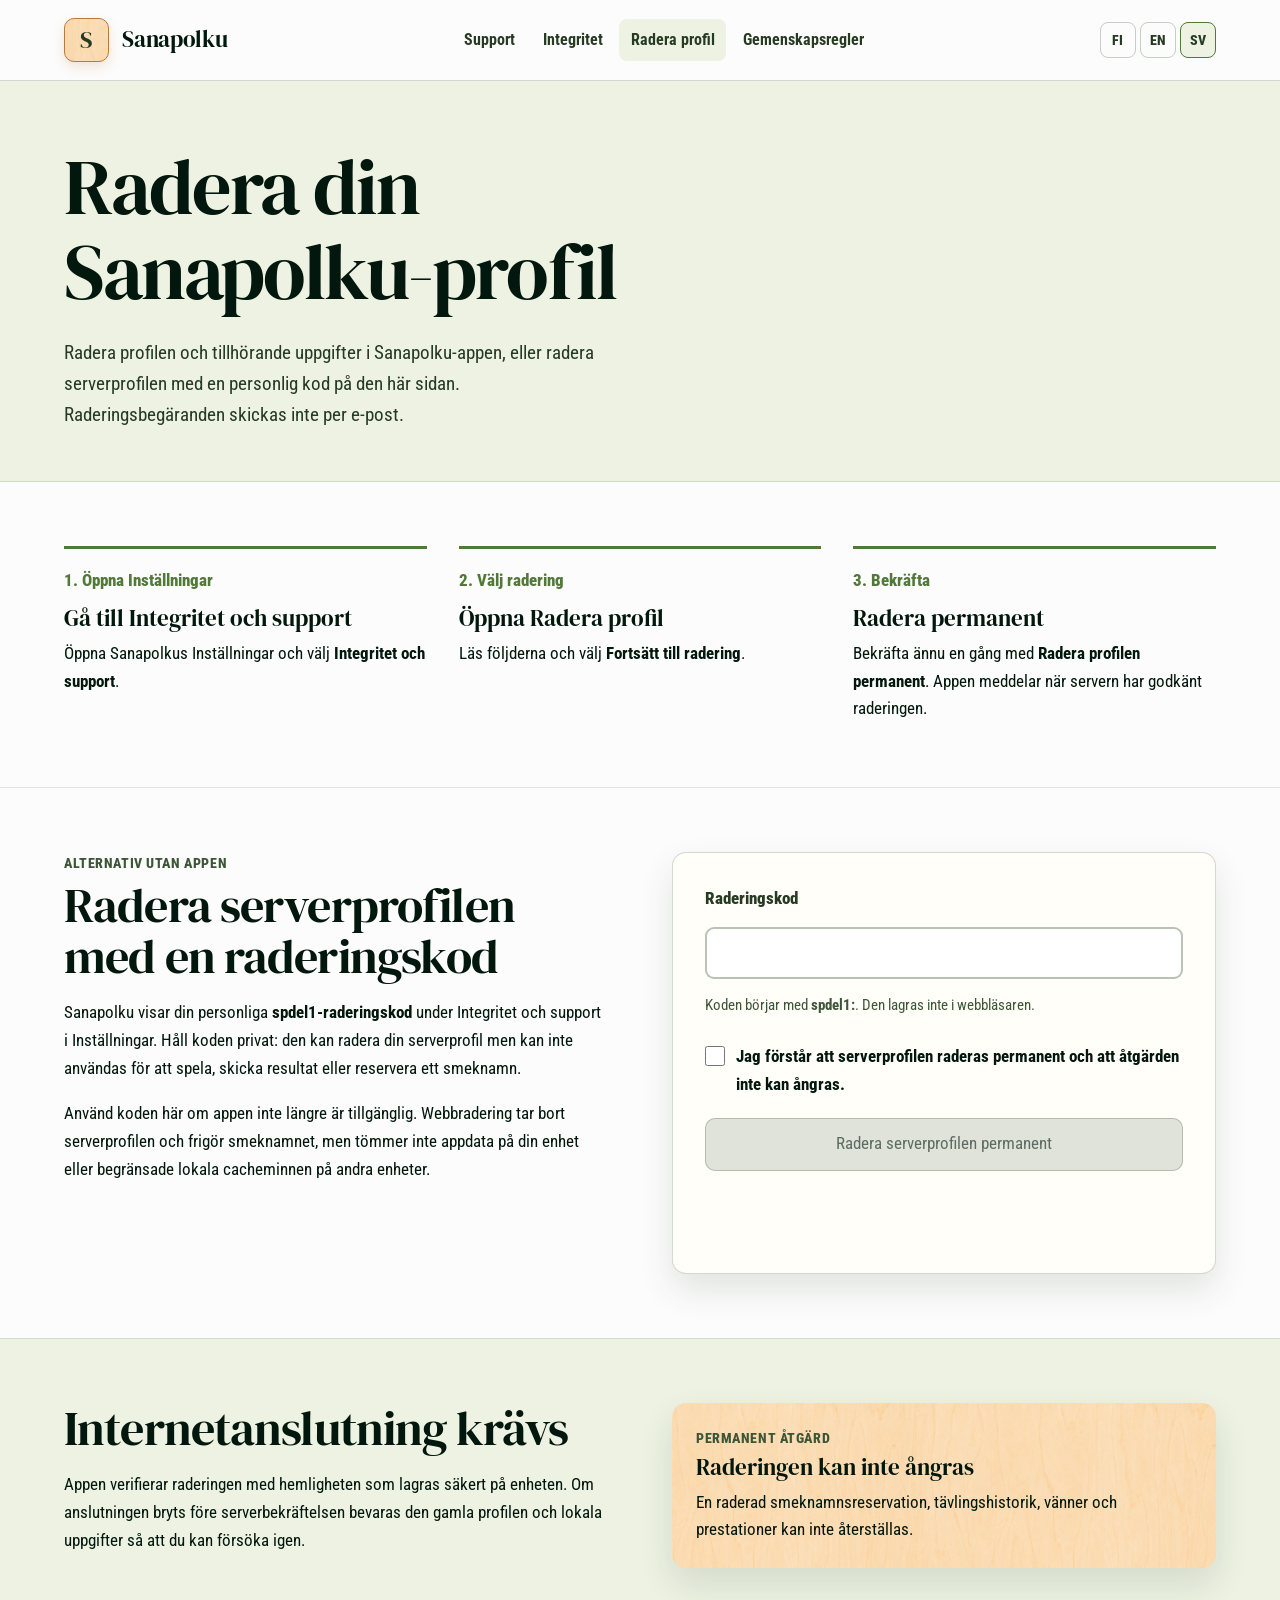
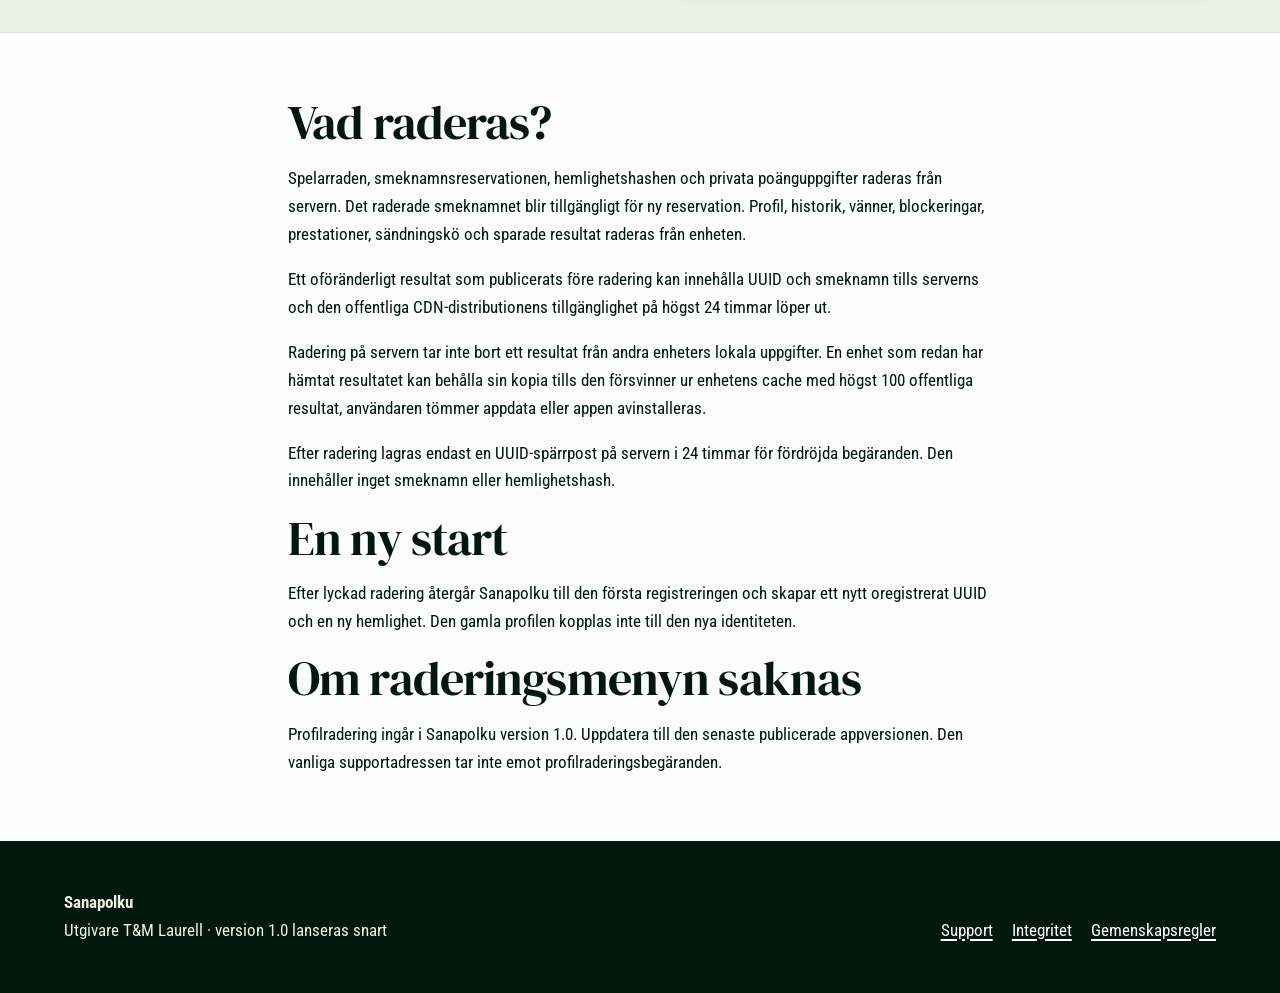
<file: sv/delete-account.html>
<!doctype html>
<html lang="sv">
  <head>
    <meta charset="utf-8"><meta name="viewport" content="width=device-width, initial-scale=1">
    <meta http-equiv="Content-Security-Policy" content="default-src 'self'; script-src 'self'; style-src 'self'; font-src 'self'; img-src 'self'; connect-src https://ufjzgusccbigwrdfcpan.supabase.co; base-uri 'none'; form-action 'none'; object-src 'none'">
    <meta name="description" content="Så raderar du din Sanapolku-profil och tillhörande uppgifter i appen eller med en personlig raderingskod."><title>Radera profil – Sanapolku</title><link rel="stylesheet" href="../styles.css">
    <link rel="alternate" hreflang="fi" href="../delete-account.html"><link rel="alternate" hreflang="en" href="../en/delete-account.html"><link rel="alternate" hreflang="sv" href="delete-account.html">
    <script defer src="../deletion.js"></script>
  </head>
  <body>
    <a class="skip-link" href="#main">Hoppa till innehållet</a>
    <header class="site-header"><div class="header-inner"><a class="brand" href="index.html" aria-label="Sanapolku startsida"><span class="brand-mark" aria-hidden="true">S</span><span class="brand-name">Sanapolku</span></a><nav class="site-nav" aria-label="Huvudmeny"><ul><li><a href="index.html">Support</a></li><li><a href="privacy.html">Integritet</a></li><li><a href="delete-account.html" aria-current="page">Radera profil</a></li><li><a href="community.html">Gemenskapsregler</a></li></ul></nav><nav class="language-nav" aria-label="Språk"><a href="../delete-account.html" lang="fi" hreflang="fi">FI</a><a href="../en/delete-account.html" lang="en" hreflang="en">EN</a><a href="delete-account.html" lang="sv" hreflang="sv" aria-current="true">SV</a></nav></div></header>
    <main id="main"><header class="page-title"><div class="section-inner"><h1>Radera din Sanapolku-profil</h1><p>Radera profilen och tillhörande uppgifter i Sanapolku-appen, eller radera serverprofilen med en personlig kod på den här sidan. Raderingsbegäranden skickas inte per e-post.</p></div></header>
      <section class="content-section"><div class="section-inner"><div class="steps"><article class="step"><span class="step-label">1. Öppna Inställningar</span><h3>Gå till Integritet och support</h3><p>Öppna Sanapolkus Inställningar och välj <strong>Integritet och support</strong>.</p></article><article class="step"><span class="step-label">2. Välj radering</span><h3>Öppna Radera profil</h3><p>Läs följderna och välj <strong>Fortsätt till radering</strong>.</p></article><article class="step"><span class="step-label">3. Bekräfta</span><h3>Radera permanent</h3><p>Bekräfta ännu en gång med <strong>Radera profilen permanent</strong>. Appen meddelar när servern har godkänt raderingen.</p></article></div></div></section>
      <section class="content-section"><div class="section-inner two-column deletion-section">
        <div class="reading"><span class="fact-label">Alternativ utan appen</span><h2>Radera serverprofilen med en raderingskod</h2><p>Sanapolku visar din personliga <strong>spdel1-raderingskod</strong> under Integritet och support i Inställningar. Håll koden privat: den kan radera din serverprofil men kan inte användas för att spela, skicka resultat eller reservera ett smeknamn.</p><p>Använd koden här om appen inte längre är tillgänglig. Webbradering tar bort serverprofilen och frigör smeknamnet, men tömmer inte appdata på din enhet eller begränsade lokala cacheminnen på andra enheter.</p></div>
        <form class="deletion-form" autocomplete="off" novalidate data-deletion-form
          data-deletion-invalid="Kontrollera raderingskoden. Använd exakt den spdel1-kod som visas i appen."
          data-deletion-busy="Raderar…"
          data-deletion-submit="Radera serverprofilen permanent"
          data-deletion-progress="Raderar serverprofilen…"
          data-deletion-success="Serverprofilen raderades. Smeknamnet kan reserveras igen."
          data-deletion-rejected="Raderingskoden godkändes inte. Kontrollera koden och försök igen."
          data-deletion-rate-limited="Raderingsförsök skickades för snabbt. Vänta innan du försöker igen."
          data-deletion-cooldown="Du kan försöka igen om {seconds} sekunder."
          data-deletion-result="Serverns svar kunde inte verifieras. Utgå inte från att raderingen lyckades; försök igen."
          data-deletion-network="Raderingen kunde inte verifieras på grund av ett nätverksproblem. Försök igen.">
          <label class="deletion-label" for="deletion-code-sv">Raderingskod</label>
          <input id="deletion-code-sv" class="deletion-input" type="password" inputmode="text" autocomplete="off" autocapitalize="none" spellcheck="false" required data-deletion-code aria-describedby="deletion-hint-sv">
          <p id="deletion-hint-sv" class="form-hint">Koden börjar med <strong>spdel1:</strong>. Den lagras inte i webbläsaren.</p>
          <label class="deletion-confirmation"><input type="checkbox" required data-deletion-confirm> Jag förstår att serverprofilen raderas permanent och att åtgärden inte kan ångras.</label>
          <button class="button danger" type="submit" disabled data-deletion-submit>Radera serverprofilen permanent</button>
          <p class="deletion-status" data-deletion-status role="status" aria-live="polite"></p>
          <p class="deletion-cooldown" data-deletion-cooldown></p>
          <noscript>JavaScript krävs för att använda en raderingskod. Du kan radera profilen i Sanapolkus Inställningar.</noscript>
        </form>
      </div></section>
      <section class="content-section sage"><div class="section-inner two-column"><div class="reading"><h2>Internetanslutning krävs</h2><p>Appen verifierar raderingen med hemligheten som lagras säkert på enheten. Om anslutningen bryts före serverbekräftelsen bevaras den gamla profilen och lokala uppgifter så att du kan försöka igen.</p></div><aside class="info-panel important"><span class="fact-label">Permanent åtgärd</span><h3>Raderingen kan inte ångras</h3><p>En raderad smeknamnsreservation, tävlingshistorik, vänner och prestationer kan inte återställas.</p></aside></div></section>
      <section class="content-section"><div class="section-inner reading"><h2>Vad raderas?</h2><p>Spelarraden, smeknamnsreservationen, hemlighetshashen och privata poänguppgifter raderas från servern. Det raderade smeknamnet blir tillgängligt för ny reservation. Profil, historik, vänner, blockeringar, prestationer, sändningskö och sparade resultat raderas från enheten.</p><p>Ett oföränderligt resultat som publicerats före radering kan innehålla UUID och smeknamn tills serverns och den offentliga CDN-distributionens tillgänglighet på högst 24 timmar löper ut.</p><p>Radering på servern tar inte bort ett resultat från andra enheters lokala uppgifter. En enhet som redan har hämtat resultatet kan behålla sin kopia tills den försvinner ur enhetens cache med högst 100 offentliga resultat, användaren tömmer appdata eller appen avinstalleras.</p><p>Efter radering lagras endast en UUID-spärrpost på servern i 24 timmar för fördröjda begäranden. Den innehåller inget smeknamn eller hemlighetshash.</p><h2>En ny start</h2><p>Efter lyckad radering återgår Sanapolku till den första registreringen och skapar ett nytt oregistrerat UUID och en ny hemlighet. Den gamla profilen kopplas inte till den nya identiteten.</p><h2>Om raderingsmenyn saknas</h2><p>Profilradering ingår i Sanapolku version 1.0. Uppdatera till den senaste publicerade appversionen. Den vanliga supportadressen tar inte emot profilraderingsbegäranden.</p></div></section>
    </main>
    <footer class="site-footer"><div class="footer-inner"><div><strong>Sanapolku</strong><br><span>Utgivare T&amp;M Laurell · version 1.0 lanseras snart</span></div><ul class="footer-links"><li><a href="index.html">Support</a></li><li><a href="privacy.html">Integritet</a></li><li><a href="community.html">Gemenskapsregler</a></li></ul></div></footer>
  </body>
</html>
</file>
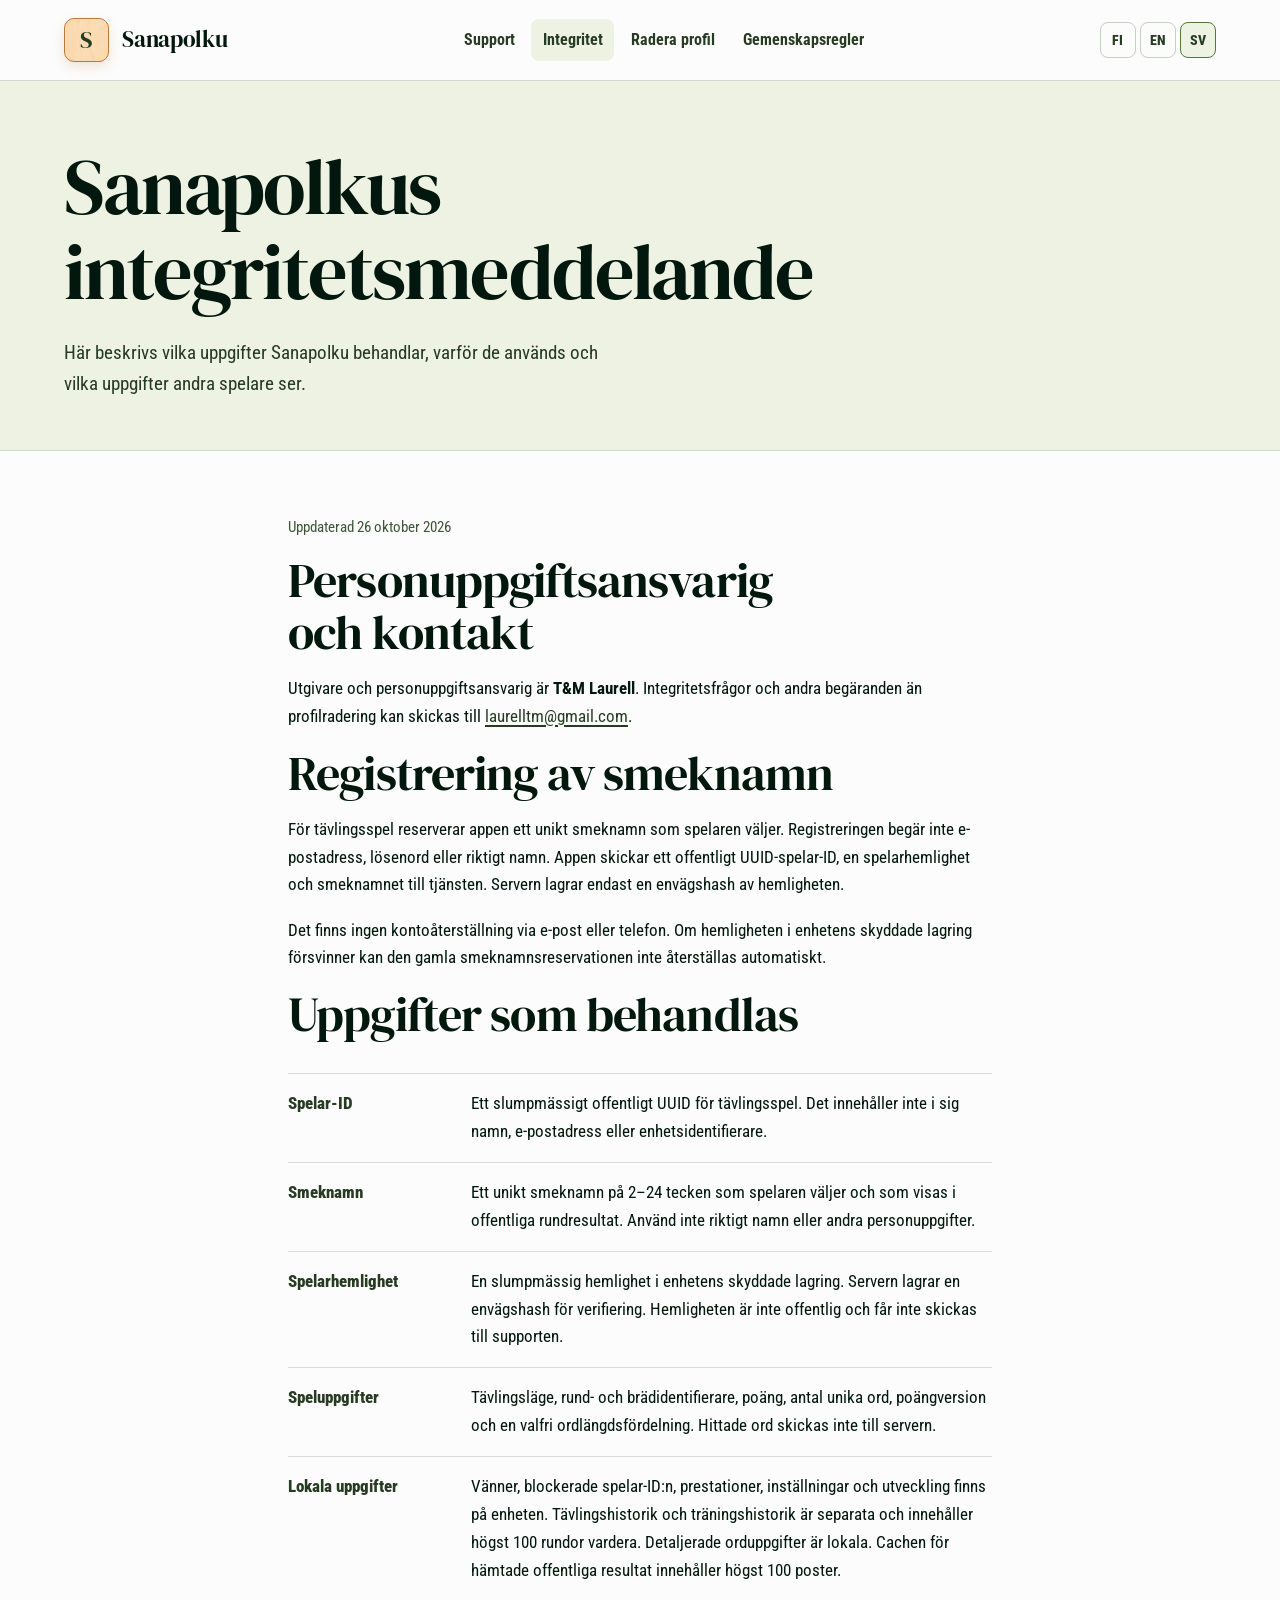
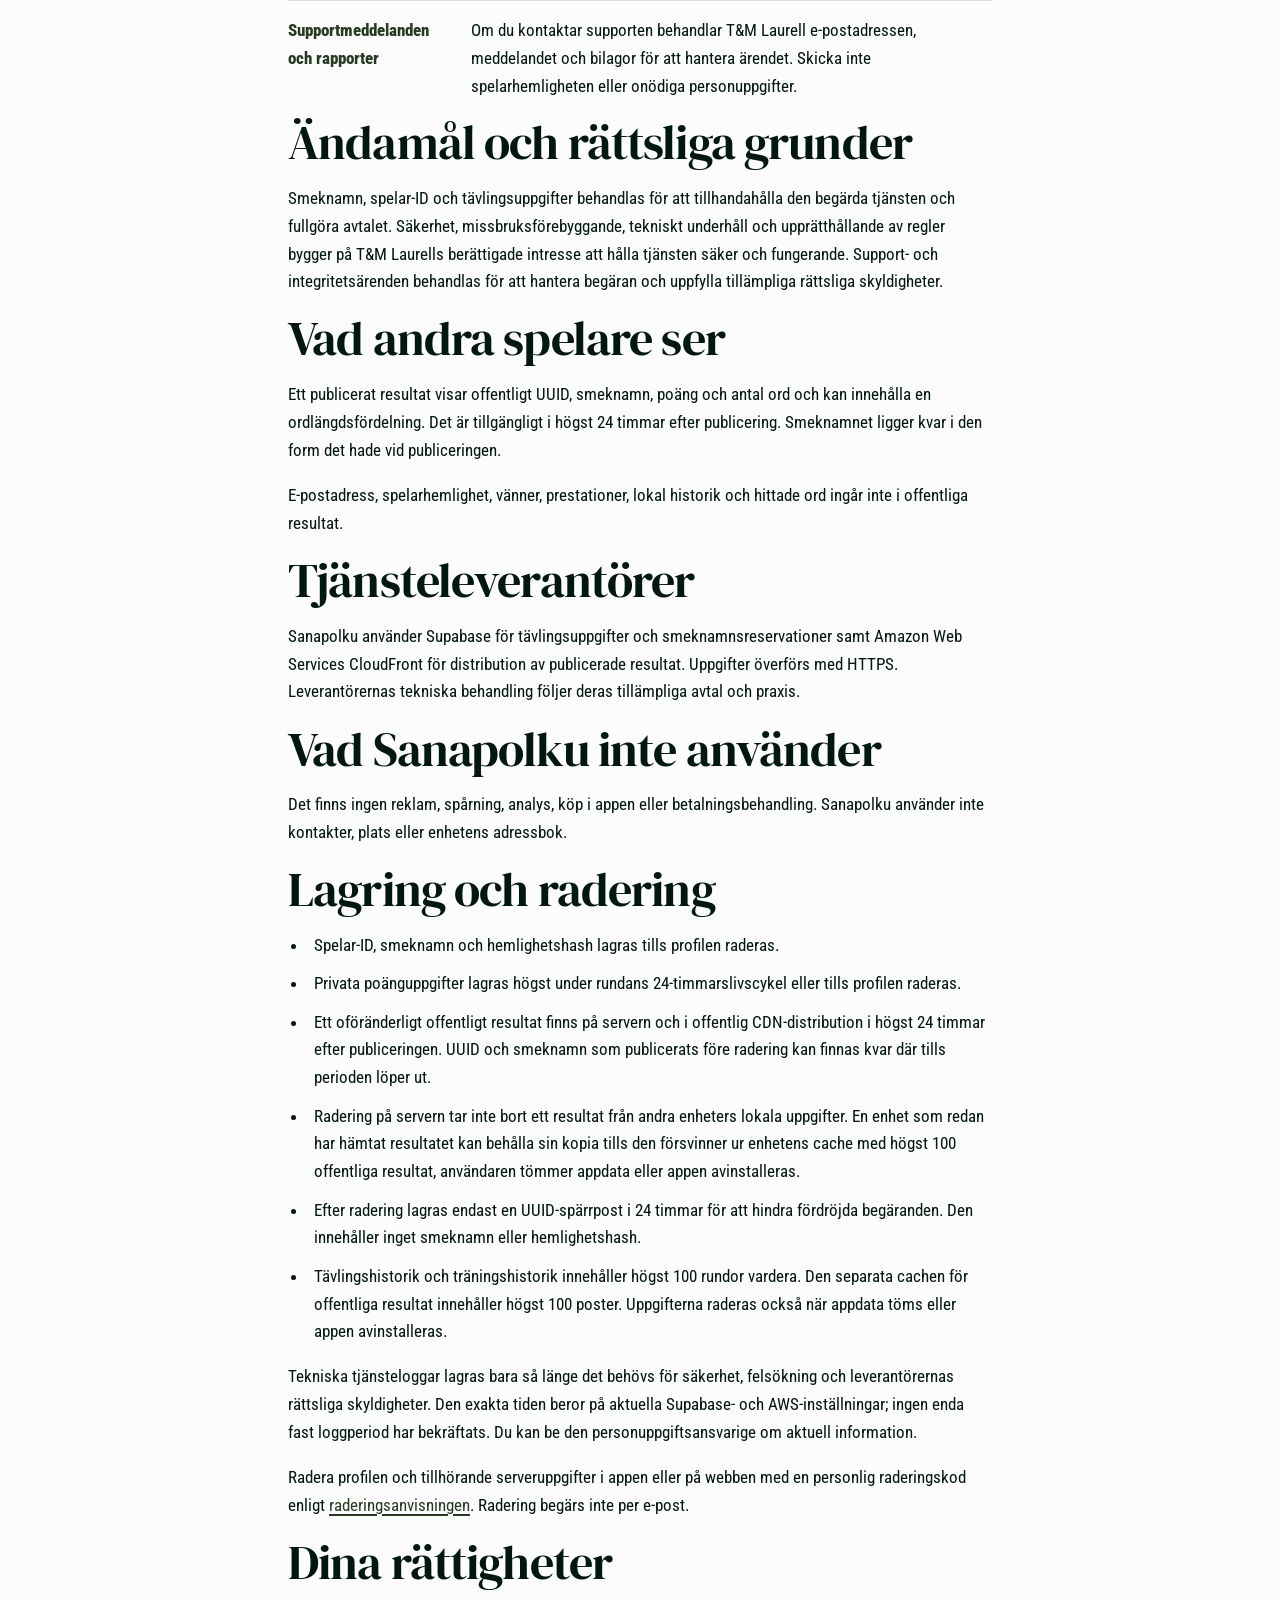
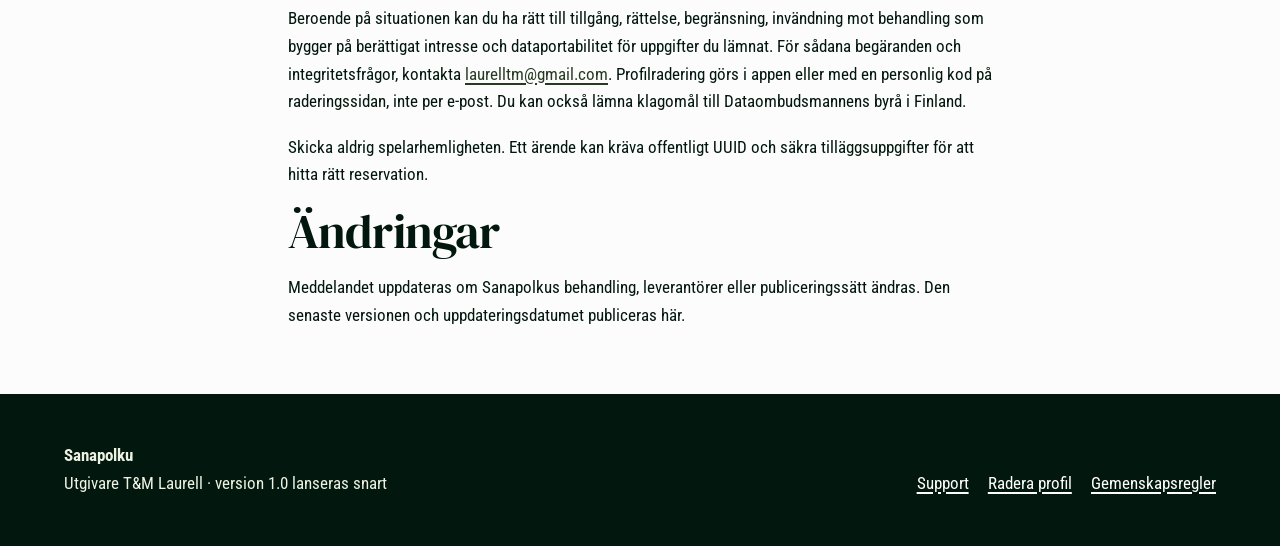
<file: sv/privacy.html>
<!doctype html>
<html lang="sv">
  <head>
    <meta charset="utf-8"><meta name="viewport" content="width=device-width, initial-scale=1">
    <meta name="description" content="Sanapolkus integritetsmeddelande."><title>Integritet – Sanapolku</title><link rel="stylesheet" href="../styles.css">
    <link rel="alternate" hreflang="fi" href="../privacy.html"><link rel="alternate" hreflang="en" href="../en/privacy.html"><link rel="alternate" hreflang="sv" href="privacy.html">
  </head>
  <body>
    <a class="skip-link" href="#main">Hoppa till innehållet</a>
    <header class="site-header"><div class="header-inner"><a class="brand" href="index.html" aria-label="Sanapolku startsida"><span class="brand-mark" aria-hidden="true">S</span><span class="brand-name">Sanapolku</span></a><nav class="site-nav" aria-label="Huvudmeny"><ul><li><a href="index.html">Support</a></li><li><a href="privacy.html" aria-current="page">Integritet</a></li><li><a href="delete-account.html">Radera profil</a></li><li><a href="community.html">Gemenskapsregler</a></li></ul></nav><nav class="language-nav" aria-label="Språk"><a href="../privacy.html" lang="fi" hreflang="fi">FI</a><a href="../en/privacy.html" lang="en" hreflang="en">EN</a><a href="privacy.html" lang="sv" hreflang="sv" aria-current="true">SV</a></nav></div></header>
    <main id="main"><header class="page-title"><div class="section-inner"><h1>Sanapolkus integritetsmeddelande</h1><p>Här beskrivs vilka uppgifter Sanapolku behandlar, varför de används och vilka uppgifter andra spelare ser.</p></div></header>
      <section class="content-section"><div class="section-inner reading">
        <p class="metadata">Uppdaterad 26 oktober 2026</p>
        <h2>Personuppgiftsansvarig och kontakt</h2><p>Utgivare och personuppgiftsansvarig är <strong>T&amp;M Laurell</strong>. Integritetsfrågor och andra begäranden än profilradering kan skickas till <a href="mailto:laurelltm@gmail.com?subject=Sanapolku%20integritet">laurelltm@gmail.com</a>.</p>
        <h2>Registrering av smeknamn</h2><p>För tävlingsspel reserverar appen ett unikt smeknamn som spelaren väljer. Registreringen begär inte e-postadress, lösenord eller riktigt namn. Appen skickar ett offentligt UUID-spelar-ID, en spelarhemlighet och smeknamnet till tjänsten. Servern lagrar endast en envägshash av hemligheten.</p><p>Det finns ingen kontoåterställning via e-post eller telefon. Om hemligheten i enhetens skyddade lagring försvinner kan den gamla smeknamnsreservationen inte återställas automatiskt.</p>
        <h2>Uppgifter som behandlas</h2><dl class="definition-list">
          <dt>Spelar-ID</dt><dd>Ett slumpmässigt offentligt UUID för tävlingsspel. Det innehåller inte i sig namn, e-postadress eller enhetsidentifierare.</dd>
          <dt>Smeknamn</dt><dd>Ett unikt smeknamn på 2–24 tecken som spelaren väljer och som visas i offentliga rundresultat. Använd inte riktigt namn eller andra personuppgifter.</dd>
          <dt>Spelarhemlighet</dt><dd>En slumpmässig hemlighet i enhetens skyddade lagring. Servern lagrar en envägshash för verifiering. Hemligheten är inte offentlig och får inte skickas till supporten.</dd>
          <dt>Speluppgifter</dt><dd>Tävlingsläge, rund- och brädidentifierare, poäng, antal unika ord, poängversion och en valfri ordlängdsfördelning. Hittade ord skickas inte till servern.</dd>
          <dt>Lokala uppgifter</dt><dd>Vänner, blockerade spelar-ID:n, prestationer, inställningar och utveckling finns på enheten. Tävlingshistorik och träningshistorik är separata och innehåller högst 100 rundor vardera. Detaljerade orduppgifter är lokala. Cachen för hämtade offentliga resultat innehåller högst 100 poster.</dd>
          <dt>Supportmeddelanden och rapporter</dt><dd>Om du kontaktar supporten behandlar T&amp;M Laurell e-postadressen, meddelandet och bilagor för att hantera ärendet. Skicka inte spelarhemligheten eller onödiga personuppgifter.</dd>
        </dl>
        <h2>Ändamål och rättsliga grunder</h2><p>Smeknamn, spelar-ID och tävlingsuppgifter behandlas för att tillhandahålla den begärda tjänsten och fullgöra avtalet. Säkerhet, missbruksförebyggande, tekniskt underhåll och upprätthållande av regler bygger på T&amp;M Laurells berättigade intresse att hålla tjänsten säker och fungerande. Support- och integritetsärenden behandlas för att hantera begäran och uppfylla tillämpliga rättsliga skyldigheter.</p>
        <h2>Vad andra spelare ser</h2><p>Ett publicerat resultat visar offentligt UUID, smeknamn, poäng och antal ord och kan innehålla en ordlängdsfördelning. Det är tillgängligt i högst 24 timmar efter publicering. Smeknamnet ligger kvar i den form det hade vid publiceringen.</p><p>E-postadress, spelarhemlighet, vänner, prestationer, lokal historik och hittade ord ingår inte i offentliga resultat.</p>
        <h2>Tjänsteleverantörer</h2><p>Sanapolku använder Supabase för tävlingsuppgifter och smeknamnsreservationer samt Amazon Web Services CloudFront för distribution av publicerade resultat. Uppgifter överförs med HTTPS. Leverantörernas tekniska behandling följer deras tillämpliga avtal och praxis.</p>
        <h2>Vad Sanapolku inte använder</h2><p>Det finns ingen reklam, spårning, analys, köp i appen eller betalningsbehandling. Sanapolku använder inte kontakter, plats eller enhetens adressbok.</p>
        <h2>Lagring och radering</h2><ul class="plain-list"><li>Spelar-ID, smeknamn och hemlighetshash lagras tills profilen raderas.</li><li>Privata poänguppgifter lagras högst under rundans 24-timmarslivscykel eller tills profilen raderas.</li><li>Ett oföränderligt offentligt resultat finns på servern och i offentlig CDN-distribution i högst 24 timmar efter publiceringen. UUID och smeknamn som publicerats före radering kan finnas kvar där tills perioden löper ut.</li><li>Radering på servern tar inte bort ett resultat från andra enheters lokala uppgifter. En enhet som redan har hämtat resultatet kan behålla sin kopia tills den försvinner ur enhetens cache med högst 100 offentliga resultat, användaren tömmer appdata eller appen avinstalleras.</li><li>Efter radering lagras endast en UUID-spärrpost i 24 timmar för att hindra fördröjda begäranden. Den innehåller inget smeknamn eller hemlighetshash.</li><li>Tävlingshistorik och träningshistorik innehåller högst 100 rundor vardera. Den separata cachen för offentliga resultat innehåller högst 100 poster. Uppgifterna raderas också när appdata töms eller appen avinstalleras.</li></ul><p>Tekniska tjänsteloggar lagras bara så länge det behövs för säkerhet, felsökning och leverantörernas rättsliga skyldigheter. Den exakta tiden beror på aktuella Supabase- och AWS-inställningar; ingen enda fast loggperiod har bekräftats. Du kan be den personuppgiftsansvarige om aktuell information.</p><p>Radera profilen och tillhörande serveruppgifter i appen eller på webben med en personlig raderingskod enligt <a href="delete-account.html">raderingsanvisningen</a>. Radering begärs inte per e-post.</p>
        <h2>Dina rättigheter</h2><p>Beroende på situationen kan du ha rätt till tillgång, rättelse, begränsning, invändning mot behandling som bygger på berättigat intresse och dataportabilitet för uppgifter du lämnat. För sådana begäranden och integritetsfrågor, kontakta <a href="mailto:laurelltm@gmail.com?subject=Sanapolku%20integritet">laurelltm@gmail.com</a>. Profilradering görs i appen eller med en personlig kod på raderingssidan, inte per e-post. Du kan också lämna klagomål till Dataombudsmannens byrå i Finland.</p><p>Skicka aldrig spelarhemligheten. Ett ärende kan kräva offentligt UUID och säkra tilläggsuppgifter för att hitta rätt reservation.</p>
        <h2>Ändringar</h2><p>Meddelandet uppdateras om Sanapolkus behandling, leverantörer eller publiceringssätt ändras. Den senaste versionen och uppdateringsdatumet publiceras här.</p>
      </div></section>
    </main>
    <footer class="site-footer"><div class="footer-inner"><div><strong>Sanapolku</strong><br><span>Utgivare T&amp;M Laurell · version 1.0 lanseras snart</span></div><ul class="footer-links"><li><a href="index.html">Support</a></li><li><a href="delete-account.html">Radera profil</a></li><li><a href="community.html">Gemenskapsregler</a></li></ul></div></footer>
  </body>
</html>
</file>
<file: styles.css>
@font-face {
  font-family: "DM Serif Display";
  src: url("assets/fonts/DMSerifDisplay-Regular.ttf") format("truetype");
  font-display: swap;
}

@font-face {
  font-family: "Roboto Condensed";
  src: url("assets/fonts/RobotoCondensed.ttf") format("truetype");
  font-display: swap;
}

:root {
  color-scheme: light;
  --canvas: #fcfcfc;
  --ink: #02170d;
  --forest: #3e5638;
  --forest-dark: #263b22;
  --sage: #c0d09f;
  --sage-light: #edf2e3;
  --sage-deep: #52783a;
  --birch: #f3d7b6;
  --birch-light: #fbe4c8;
  --birch-shade: #e7b982;
  --birch-edge: #b97938;
  --paper: #fffef9;
  --error: #982626;
  --shadow: 0 16px 34px rgb(33 54 29 / 12%);
  --content: 72rem;
  --reading: 44rem;
}

* {
  box-sizing: border-box;
}

html {
  scroll-behavior: smooth;
}

body {
  margin: 0;
  background: var(--canvas);
  color: var(--ink);
  font-family: "Roboto Condensed", "Arial Narrow", Arial, sans-serif;
  font-size: 1.075rem;
  line-height: 1.62;
  text-rendering: optimizeLegibility;
}

::selection {
  background: var(--sage);
  color: var(--ink);
}

a {
  color: var(--forest-dark);
  text-decoration-thickness: 0.09em;
  text-underline-offset: 0.18em;
}

a:hover {
  color: var(--sage-deep);
}

a:focus-visible,
summary:focus-visible,
button:focus-visible,
input:focus-visible {
  outline: 3px solid var(--sage-deep);
  outline-offset: 4px;
  border-radius: 4px;
}

.skip-link {
  position: fixed;
  z-index: 10;
  top: 0.75rem;
  left: 0.75rem;
  transform: translateY(-180%);
  padding: 0.65rem 0.85rem;
  background: var(--ink);
  color: white;
}

.skip-link:focus {
  transform: translateY(0);
}

.site-header {
  border-bottom: 1px solid rgb(62 86 56 / 22%);
  background: rgb(252 252 252 / 96%);
}

.header-inner,
.footer-inner,
.section-inner {
  width: min(calc(100% - 2rem), var(--content));
  margin-inline: auto;
}

.header-inner {
  display: flex;
  min-height: 5rem;
  align-items: center;
  justify-content: space-between;
  gap: 1.5rem;
}

.brand {
  display: inline-flex;
  align-items: center;
  gap: 0.85rem;
  color: var(--ink);
  text-decoration: none;
}

.brand-mark {
  display: grid;
  width: 2.8rem;
  aspect-ratio: 1;
  place-items: center;
  border: 1px solid var(--birch-edge);
  border-radius: 10px;
  background: var(--birch-light) url("assets/images/birch-grain.png") center / 12rem;
  box-shadow: 0 5px 12px color-mix(in srgb, var(--birch-edge) 18%, transparent);
  color: var(--forest-dark);
  font-family: "DM Serif Display", Georgia, serif;
  font-size: 1.5rem;
  line-height: 1;
}

.brand-name {
  font-family: "DM Serif Display", Georgia, serif;
  font-size: 1.45rem;
  letter-spacing: -0.015em;
}

.site-nav ul {
  display: flex;
  margin: 0;
  padding: 0;
  flex-wrap: wrap;
  gap: 0.35rem;
  list-style: none;
}

.site-nav a {
  display: block;
  padding: 0.5rem 0.7rem;
  border-radius: 8px;
  color: var(--forest-dark);
  font-size: 0.98rem;
  font-weight: 700;
  text-decoration: none;
}

.site-nav a:hover,
.site-nav a[aria-current="page"] {
  background: var(--sage-light);
}

.language-nav {
  display: flex;
  gap: 0.25rem;
  white-space: nowrap;
}

.language-nav a {
  min-width: 2.25rem;
  padding: 0.35rem 0.45rem;
  border: 1px solid rgb(62 86 56 / 28%);
  border-radius: 8px;
  color: var(--forest-dark);
  font-size: 0.88rem;
  font-weight: 800;
  text-align: center;
  text-decoration: none;
}

.language-nav a:hover,
.language-nav a[aria-current="true"] {
  border-color: var(--sage-deep);
  background: var(--sage-light);
}

.hero {
  overflow: hidden;
  border-bottom: 1px solid color-mix(in srgb, var(--birch-edge) 30%, transparent);
  background:
    linear-gradient(90deg, rgb(251 228 200 / 82%), rgb(243 215 182 / 88%)),
    url("assets/images/birch-grain.png") center / 24rem;
}

.hero-inner {
  display: grid;
  width: min(calc(100% - 2rem), var(--content));
  min-height: 32rem;
  margin-inline: auto;
  align-items: center;
  grid-template-columns: minmax(0, 1.15fr) minmax(18rem, 0.85fr);
  gap: 4rem;
  padding-block: 4.5rem;
}

.hero-copy {
  max-width: 42rem;
}

h1,
h2,
h3 {
  margin-top: 0;
  color: var(--ink);
  font-family: "DM Serif Display", Georgia, serif;
  font-weight: 400;
  line-height: 1.08;
  text-wrap: balance;
}

h1 {
  max-width: 12ch;
  margin-bottom: 1.4rem;
  font-size: clamp(3.1rem, 8vw, 5.6rem);
  letter-spacing: -0.025em;
}

h2 {
  margin-bottom: 1rem;
  font-size: clamp(2rem, 4vw, 3rem);
  letter-spacing: -0.018em;
}

h3 {
  margin-bottom: 0.55rem;
  font-size: 1.45rem;
}

p,
ul,
ol {
  margin-top: 0;
}

.lead {
  max-width: 62ch;
  margin-bottom: 1.75rem;
  color: var(--forest-dark);
  font-size: clamp(1.2rem, 2vw, 1.42rem);
}

.status-note {
  display: inline-flex;
  align-items: center;
  gap: 0.55rem;
  margin-bottom: 1.25rem;
  color: var(--forest-dark);
  font-weight: 700;
}

.status-note::before {
  width: 0.7rem;
  height: 0.7rem;
  border-radius: 50%;
  background: var(--sage-deep);
  content: "";
}

.button-row {
  display: flex;
  flex-wrap: wrap;
  gap: 0.8rem;
}

.button {
  display: inline-flex;
  min-height: 3rem;
  align-items: center;
  justify-content: center;
  padding: 0.72rem 1.05rem;
  border: 1px solid var(--forest-dark);
  border-radius: 10px;
  background: var(--forest-dark);
  color: white;
  font-weight: 700;
  text-decoration: none;
}

.button:hover {
  background: var(--sage-deep);
  color: white;
}

.button.danger {
  border-color: var(--error);
  background: var(--error);
}

.button.danger:hover:not(:disabled) {
  background: color-mix(in srgb, var(--error) 86%, black);
}

.button:disabled {
  border-color: rgb(62 86 56 / 28%);
  background: rgb(62 86 56 / 16%);
  color: rgb(2 23 13 / 58%);
  cursor: not-allowed;
}

.button.secondary {
  background: rgb(255 254 249 / 68%);
  color: var(--forest-dark);
}

.letter-board {
  display: grid;
  width: min(100%, 24rem);
  margin-inline: auto;
  grid-template-columns: repeat(4, 1fr);
  gap: 0.65rem;
  transform: rotate(1.5deg);
}

.letter-board span {
  display: grid;
  aspect-ratio: 1;
  place-items: center;
  border: 1px solid var(--birch-edge);
  border-radius: 16px;
  background:
    linear-gradient(145deg, color-mix(in srgb, var(--birch-light) 50%, white), transparent),
    var(--birch-light) url("assets/images/birch-grain.png") center / 12rem;
  box-shadow: 0 10px 18px color-mix(in srgb, var(--birch-edge) 17%, transparent);
  color: var(--ink);
  font-family: "DM Serif Display", Georgia, serif;
  font-size: clamp(2rem, 6vw, 3.5rem);
  line-height: 1;
}

.letter-board span:nth-child(2),
.letter-board span:nth-child(3) {
  border-color: var(--sage-deep);
  background: var(--sage);
}

.page-title {
  padding-block: 4rem 3.2rem;
  border-bottom: 1px solid rgb(62 86 56 / 16%);
  background: var(--sage-light);
}

.page-title h1 {
  max-width: 15ch;
  font-size: clamp(2.8rem, 7vw, 4.9rem);
}

.page-title p {
  max-width: 62ch;
  margin-bottom: 0;
  color: var(--forest-dark);
  font-size: 1.2rem;
}

.content-section {
  padding-block: 4rem;
}

.content-section + .content-section {
  border-top: 1px solid rgb(62 86 56 / 14%);
}

.content-section.sage {
  background: var(--sage-light);
}

.reading {
  max-width: var(--reading);
}

.reading > :last-child,
.info-panel > :last-child,
.step > :last-child {
  margin-bottom: 0;
}

.two-column {
  display: grid;
  grid-template-columns: minmax(0, 1fr) minmax(0, 1fr);
  gap: 4rem;
}

.feature-list,
.plain-list {
  padding-left: 1.25rem;
}

.feature-list li,
.plain-list li {
  margin-bottom: 0.65rem;
  padding-left: 0.35rem;
}

.steps {
  display: grid;
  grid-template-columns: repeat(3, minmax(0, 1fr));
  gap: 2rem;
}

.step {
  position: relative;
  padding-top: 1.1rem;
  border-top: 3px solid var(--sage-deep);
}

.step-label {
  display: block;
  margin-bottom: 0.7rem;
  color: var(--sage-deep);
  font-weight: 800;
}

.info-panel {
  padding: 1.5rem;
  border-radius: 14px;
  background: var(--paper);
  box-shadow: var(--shadow);
}

.info-panel.important {
  background: var(--birch-light) url("assets/images/birch-grain.png") center / 20rem;
}

.fact-label {
  display: block;
  margin-bottom: 0.25rem;
  color: var(--forest);
  font-size: 0.9rem;
  font-weight: 800;
  letter-spacing: 0.04em;
  text-transform: uppercase;
}

.callout {
  margin-block: 2rem;
  padding: 1.25rem 1.4rem;
  border-radius: 12px;
  background: var(--sage-light);
}

.callout.warning {
  background: var(--birch-light);
}

.callout strong {
  display: block;
  margin-bottom: 0.25rem;
}

.deletion-section {
  align-items: start;
}

.deletion-form {
  display: grid;
  gap: 0.85rem;
  padding: clamp(1.25rem, 4vw, 2rem);
  border: 1px solid rgb(62 86 56 / 22%);
  border-radius: 14px;
  background: var(--paper);
  box-shadow: var(--shadow);
}

.deletion-label {
  color: var(--forest-dark);
  font-weight: 800;
}

.deletion-input {
  width: 100%;
  min-height: 3.25rem;
  padding: 0.7rem 0.8rem;
  border: 2px solid rgb(62 86 56 / 36%);
  border-radius: 9px;
  background: white;
  color: var(--ink);
  font: inherit;
  font-size: 1rem;
}

.deletion-input[aria-invalid="true"] {
  border-color: var(--error);
}

.form-hint {
  margin-bottom: 0.4rem;
  color: var(--forest);
  font-size: 0.96rem;
}

.deletion-confirmation {
  display: flex;
  align-items: flex-start;
  gap: 0.7rem;
  margin-block: 0.35rem;
  font-weight: 700;
}

.deletion-confirmation input {
  width: 1.25rem;
  height: 1.25rem;
  margin: 0.18rem 0 0;
  flex: 0 0 auto;
  accent-color: var(--error);
}

.deletion-form .button {
  width: 100%;
  font: inherit;
}

.deletion-status {
  min-height: 1.65em;
  margin: 0;
  font-weight: 700;
}

.deletion-cooldown {
  min-height: 1.5em;
  margin: -0.5rem 0 0;
  color: var(--forest);
  font-size: 0.96rem;
}

.deletion-status[data-kind="error"] {
  color: var(--error);
}

.deletion-status[data-kind="success"],
.deletion-status[data-kind="progress"] {
  color: var(--forest-dark);
}

.deletion-form noscript {
  padding: 0.85rem;
  border-radius: 8px;
  background: var(--birch-light);
}

.definition-list {
  display: grid;
  grid-template-columns: minmax(9rem, 0.35fr) minmax(0, 1fr);
  margin: 2rem 0 0;
  gap: 0;
}

.definition-list dt,
.definition-list dd {
  margin: 0;
  padding: 1rem 0;
  border-top: 1px solid rgb(62 86 56 / 18%);
}

.definition-list dt {
  padding-right: 1.5rem;
  color: var(--forest-dark);
  font-weight: 800;
}

.metadata {
  color: var(--forest);
  font-size: 0.96rem;
}

.site-footer {
  padding-block: 3rem;
  background: var(--ink);
  color: var(--sage-light);
}

.footer-inner {
  display: grid;
  grid-template-columns: minmax(0, 1fr) auto;
  gap: 2rem;
  align-items: end;
}

.site-footer a {
  color: white;
}

.footer-links {
  display: flex;
  margin: 0;
  padding: 0;
  flex-wrap: wrap;
  justify-content: flex-end;
  gap: 0.75rem 1.2rem;
  list-style: none;
}

@media (max-width: 52rem) {
  .header-inner {
    align-items: flex-start;
    flex-direction: column;
    padding-block: 1rem;
  }

  .hero-inner,
  .two-column {
    grid-template-columns: 1fr;
  }

  .hero-inner {
    min-height: auto;
    gap: 3rem;
    padding-block: 3.2rem;
  }

  .letter-board {
    max-width: 20rem;
  }

  .steps {
    grid-template-columns: 1fr;
  }

  .footer-inner {
    grid-template-columns: 1fr;
  }

  .footer-links {
    justify-content: flex-start;
  }
}

@media (max-width: 34rem) {
  body {
    font-size: 1rem;
  }

  .header-inner,
  .footer-inner,
  .section-inner,
  .hero-inner {
    width: min(calc(100% - 1.25rem), var(--content));
  }

  .site-nav ul {
    gap: 0.15rem;
  }

  .site-nav a {
    padding: 0.45rem 0.52rem;
  }

  .content-section {
    padding-block: 3rem;
  }

  .definition-list {
    grid-template-columns: 1fr;
  }

  .definition-list dt {
    padding-bottom: 0.2rem;
  }

  .definition-list dd {
    padding-top: 0;
    border-top: 0;
  }
}

@media (prefers-reduced-motion: reduce) {
  html {
    scroll-behavior: auto;
  }
}

@media print {
  .skip-link,
  .site-nav,
  .button-row,
  .letter-board {
    display: none;
  }

  body {
    font-size: 11pt;
  }

  .site-header,
  .page-title,
  .content-section,
  .site-footer {
    background: white;
    color: black;
  }

  a {
    color: black;
  }

  .language-nav {
    display: none;
  }
}
</file>
